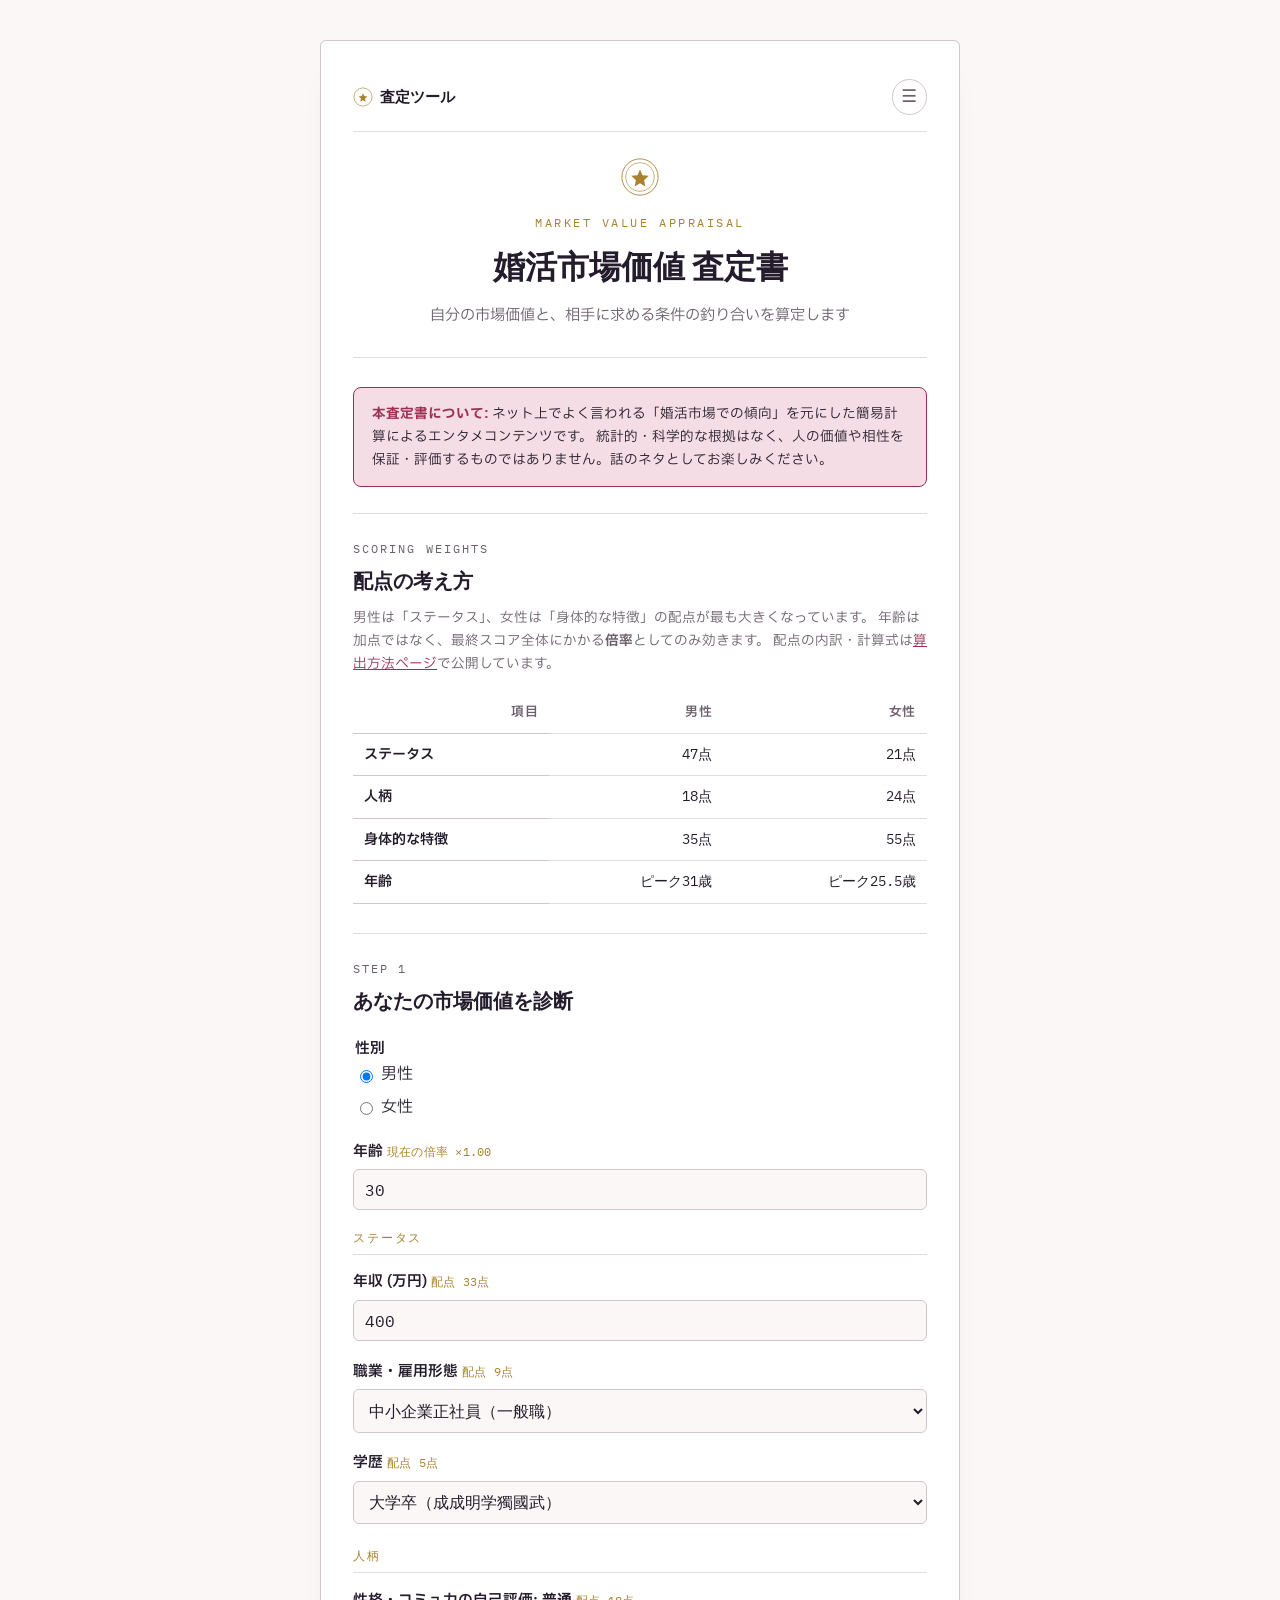
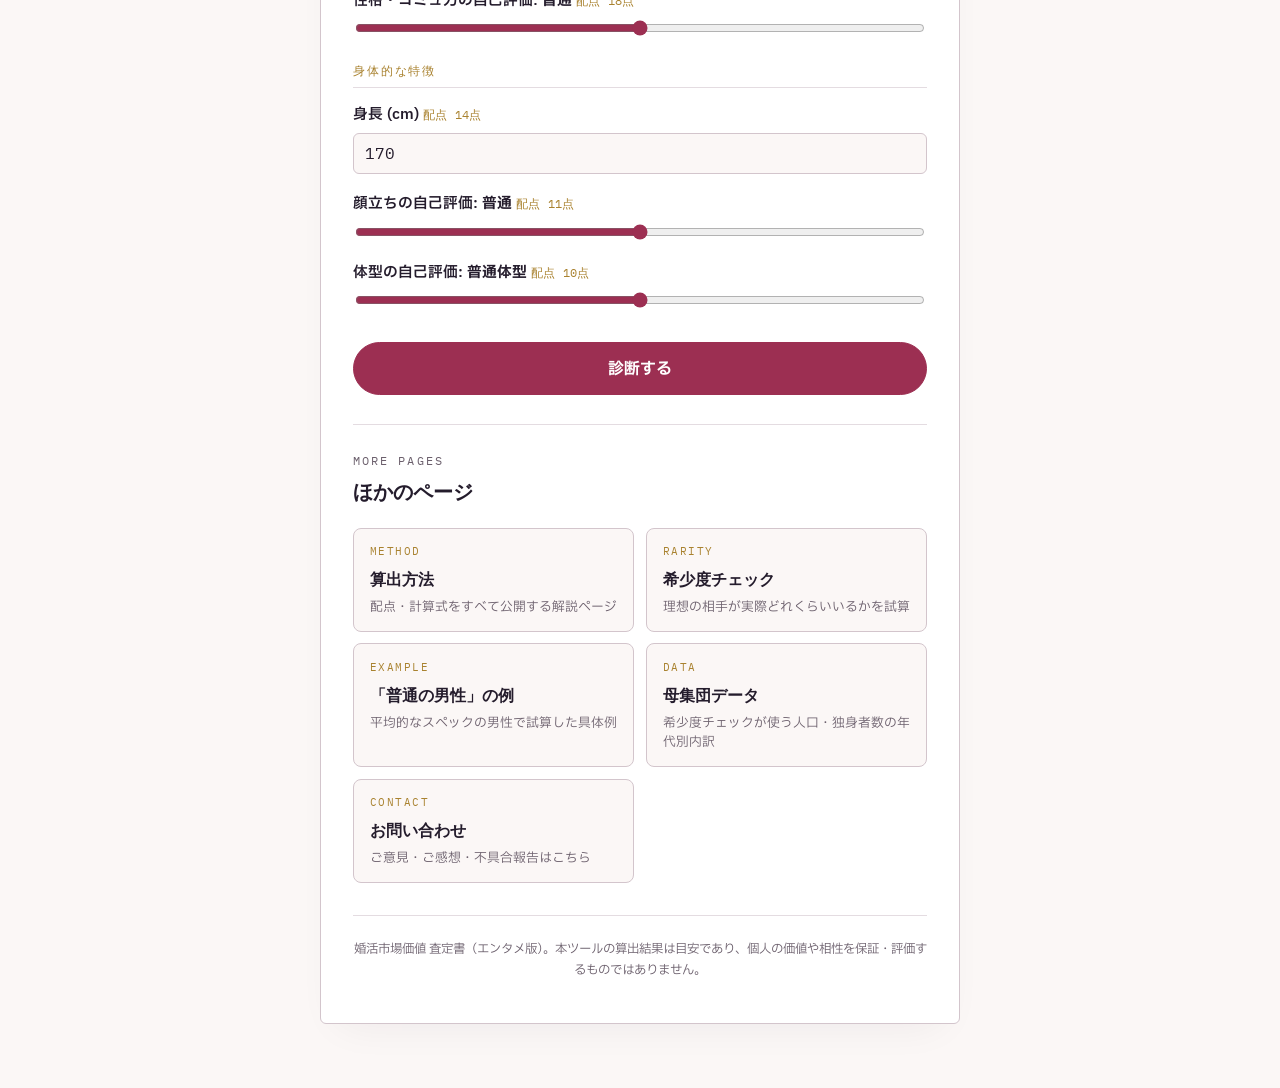
<file: index.html>
<!doctype html>
<html lang="ja">
<head>
<meta charset="utf-8">
<meta name="viewport" content="width=device-width, initial-scale=1">
<title>婚活市場価値 査定書</title>
<meta name="description" content="年齢・年収・身長・職業・外見・性格を入力するだけで、婚活市場での自分の市場価値スコア（0〜100点、SS〜Eランク）を診断。相手に求める条件との釣り合いも同時にチェックできる無料のエンタメ診断ツールです。">
<meta name="robots" content="index, follow">
<link rel="canonical" href="https://kakeru110.github.io/-/">
<link rel="icon" type="image/svg+xml" href="data:image/svg+xml,%3Csvg xmlns='http://www.w3.org/2000/svg' viewBox='0 0 64 64'%3E%3Ccircle cx='32' cy='32' r='29' fill='none' stroke='%23a9822f' stroke-width='2'/%3E%3Cpath d='M32 20 L36 29 L46 30 L38.5 37 L40.5 47 L32 42 L23.5 47 L25.5 37 L18 30 L28 29 Z' fill='%23a9822f'/%3E%3C/svg%3E">
<meta property="og:type" content="website">
<meta property="og:site_name" content="婚活市場価値 査定書">
<meta property="og:locale" content="ja_JP">
<meta property="og:title" content="婚活市場価値 査定書">
<meta property="og:description" content="年齢・年収・身長・職業・外見・性格を入力するだけで、婚活市場での自分の市場価値スコアを診断。相手に求める条件との釣り合いも同時にチェックできる無料のエンタメ診断ツールです。">
<meta property="og:url" content="https://kakeru110.github.io/-/">
<meta property="og:image" content="https://kakeru110.github.io/-/og-image.png">
<meta property="og:image:width" content="1200">
<meta property="og:image:height" content="630">
<meta name="twitter:card" content="summary_large_image">
<meta name="twitter:title" content="婚活市場価値 査定書">
<meta name="twitter:description" content="年齢・年収・身長・職業・外見・性格を入力するだけで、婚活市場での自分の市場価値スコアを診断できる無料のエンタメ診断ツールです。">
<meta name="twitter:image" content="https://kakeru110.github.io/-/og-image.png">
<link rel="preconnect" href="https://fonts.googleapis.com">
<link rel="preconnect" href="https://fonts.gstatic.com" crossorigin>
<link href="https://fonts.googleapis.com/css2?family=Fraunces:ital,opsz,wght@0,9..144,400;0,9..144,600;0,9..144,700;1,9..144,500&family=IBM+Plex+Sans+JP:wght@400;500;700&family=IBM+Plex+Mono:wght@400;500&display=swap" rel="stylesheet">
<link rel="stylesheet" href="style.css">
<script type="application/ld+json">
{
  "@context": "https://schema.org",
  "@type": "WebApplication",
  "name": "婚活市場価値 査定書",
  "url": "https://kakeru110.github.io/-/",
  "description": "年齢・年収・身長・職業・外見・性格から婚活市場での市場価値スコアを診断し、相手に求める条件との釣り合いをチェックする無料のエンタメ診断ツール。",
  "applicationCategory": "LifestyleApplication",
  "operatingSystem": "Any",
  "inLanguage": "ja",
  "offers": {
    "@type": "Offer",
    "price": "0",
    "priceCurrency": "JPY"
  }
}
</script>
</head>
<body>
<div class="sheet">

  <div class="topbar">
    <a class="topbar-logo" href="index.html">
      <svg viewBox="0 0 64 64" width="20" height="20" aria-hidden="true">
        <circle cx="32" cy="32" r="29" fill="none" stroke="currentColor" stroke-width="2"/>
        <path d="M32 20 L36 29 L46 30 L38.5 37 L40.5 47 L32 42 L23.5 47 L25.5 37 L18 30 L28 29 Z" fill="currentColor"/>
      </svg>
      査定ツール
    </a>
    <details class="topbar-menu">
      <summary aria-label="メニューを開く">☰</summary>
      <nav class="topbar-menu-panel">
        <a href="rarity.html">希少度チェック</a>
        <p class="topbar-menu-group-label">解説・データ</p>
        <a href="method.html">算出方法</a>
        <a href="example-normal-man.html">「普通の男性」の例</a>
        <a href="population.html">母集団データ</a>
        <hr class="topbar-menu-sep">
        <a href="contact.html">お問い合わせ</a>
      </nav>
    </details>
  </div>

  <header class="masthead">
    <div class="seal-mark" aria-hidden="true">
      <svg viewBox="0 0 64 64" width="40" height="40">
        <circle cx="32" cy="32" r="29" fill="none" stroke="currentColor" stroke-width="1.4"/>
        <circle cx="32" cy="32" r="23" fill="none" stroke="currentColor" stroke-width="1"/>
        <path d="M32 20 L36 29 L46 30 L38.5 37 L40.5 47 L32 42 L23.5 47 L25.5 37 L18 30 L28 29 Z" fill="currentColor"/>
      </svg>
    </div>
    <p class="masthead-eyebrow">MARKET VALUE APPRAISAL</p>
    <h1>婚活市場価値 査定書</h1>
    <p class="subtitle">自分の市場価値と、相手に求める条件の釣り合いを算定します</p>
  </header>

  <section class="disclaimer">
    <strong>本査定書について:</strong>
    ネット上でよく言われる「婚活市場での傾向」を元にした簡易計算によるエンタメコンテンツです。
    統計的・科学的な根拠はなく、人の価値や相性を保証・評価するものではありません。話のネタとしてお楽しみください。
  </section>

  <!-- 配点表: 男女で異なる重み付け（概要のみ。詳細は算出方法ページへ） -->
  <section class="card">
    <p class="eyebrow">SCORING WEIGHTS</p>
    <h2>配点の考え方</h2>
    <p class="hint">
      男性は「ステータス」、女性は「身体的な特徴」の配点が最も大きくなっています。
      年齢は加点ではなく、最終スコア全体にかかる<strong>倍率</strong>としてのみ効きます。
      配点の内訳・計算式は<a href="method.html">算出方法ページ</a>で公開しています。
    </p>
    <div class="weight-table-wrap">
      <table class="weight-table">
        <thead>
          <tr>
            <th scope="col">項目</th>
            <th scope="col">男性</th>
            <th scope="col">女性</th>
          </tr>
        </thead>
        <tbody>
          <tr><th scope="row">ステータス</th><td>47点</td><td>21点</td></tr>
          <tr><th scope="row">人柄</th><td>18点</td><td>24点</td></tr>
          <tr><th scope="row">身体的な特徴</th><td>35点</td><td>55点</td></tr>
          <tr><th scope="row">年齢</th><td>ピーク31歳</td><td>ピーク25.5歳</td></tr>
        </tbody>
      </table>
    </div>
  </section>

  <!-- STEP 1: 自分の市場価値診断 -->
  <section class="card">
    <p class="eyebrow">STEP 1</p>
    <h2>あなたの市場価値を診断</h2>
    <form id="self-form">
      <fieldset class="field">
        <legend>性別</legend>
        <label><input type="radio" name="self-gender" value="male" checked> 男性</label>
        <label><input type="radio" name="self-gender" value="female"> 女性</label>
      </fieldset>

      <label class="field">
        <span>年齢 <span class="field-weight" id="self-age-weight"></span></span>
        <input type="number" id="self-age" min="18" max="90" value="30" required>
      </label>

      <div class="field-group">
        <p class="field-group-label">ステータス</p>

        <label class="field">
          <span>年収 (万円) <span class="field-weight" id="self-income-weight"></span></span>
          <input type="number" id="self-income" min="0" max="100000" step="10" value="400" required>
        </label>

        <label class="field" id="self-job-row">
          <span>職業・雇用形態 <span class="field-weight" id="self-job-weight"></span></span>
          <select id="self-job">
            <option value="student">学生・無職・その他</option>
            <option value="nonregular">契約・派遣・非正規</option>
            <option value="freelance">自営業・フリーランス</option>
            <option value="sme" selected>中小企業正社員（一般職）</option>
            <option value="corporate">大手・中堅企業（総合職）</option>
            <option value="public">公務員・教員</option>
            <option value="specialist">医師・士業（弁護士・会計士等）</option>
          </select>
        </label>

        <label class="field" id="self-education-row">
          <span>学歴 <span class="field-weight" id="self-education-weight"></span></span>
          <select id="self-education">
            <option value="middle">中卒・高校中退</option>
            <option value="highschool">高校卒</option>
            <option value="vocational">専門学校・短大卒</option>
            <option value="university_low">大学卒（日東駒専未満）</option>
            <option value="university_nittokomasen">大学卒（日東駒専）</option>
            <option value="university_seimarch" selected>大学卒（成成明学獨國武）</option>
            <option value="university_march">大学卒（MARCH・関関同立）</option>
            <option value="university_top">大学卒（早慶・旧帝大等の最難関）・大学院卒</option>
          </select>
        </label>
      </div>

      <div class="field-group">
        <p class="field-group-label">人柄</p>

        <label class="field">
          <span>性格・コミュ力の自己評価: <b id="self-personality-value"></b> <span class="field-weight" id="self-personality-weight"></span></span>
          <input type="range" id="self-personality" min="1" max="7" value="4">
        </label>
      </div>

      <div class="field-group">
        <p class="field-group-label">身体的な特徴</p>

        <label class="field">
          <span>身長 (cm) <span class="field-weight" id="self-height-weight"></span></span>
          <input type="number" id="self-height" min="130" max="220" value="170" required>
        </label>

        <label class="field">
          <span>顔立ちの自己評価: <b id="self-appearance-value"></b> <span class="field-weight" id="self-appearance-weight"></span></span>
          <input type="range" id="self-appearance" min="1" max="7" value="4">
        </label>

        <label class="field">
          <span>体型の自己評価: <b id="self-body-value"></b> <span class="field-weight" id="self-body-weight"></span></span>
          <input type="range" id="self-body" min="1" max="7" value="4">
        </label>
      </div>

      <button type="submit" class="btn-primary">診断する</button>
    </form>
  </section>

  <section class="card result-card" id="self-result" hidden>
    <p class="eyebrow">RESULT</p>
    <h2>あなたの市場価値スコア</h2>
    <div class="score-headline">
      <div class="score-figure">
        <span class="score-number" id="self-score-value">-</span>
        <span class="score-suffix">/ 100点</span>
      </div>
      <div class="rank-seal">
        <span class="rank-badge" id="self-rank-label">-</span>
        <span class="rank-seal-label">RANK</span>
      </div>
    </div>
    <p class="rank-desc" id="self-rank-desc"></p>
    <p class="hensachi-note" id="self-hensachi-note"></p>
    <div class="breakdown" id="self-breakdown"></div>
    <p class="multiplier-note" id="self-multiplier-note"></p>
  </section>

  <!-- 自分のスコアに見合う相手条件の目安 -->
  <section class="card result-card" id="suggestion-result" hidden>
    <p class="eyebrow">APPRAISED MATCH</p>
    <h2>スコア（<span id="suggestion-score">-</span>点）に見合う相手条件の目安</h2>
    <p class="hint">同じくらいの「市場価値の釣り合い」になりやすい、一般的な相手条件の目安です。</p>
    <div id="suggestion-list"></div>
  </section>

  <!-- STEP 2: 相手に求める条件 -->
  <section class="card" id="partner-section" hidden>
    <p class="eyebrow">STEP 2</p>
    <h2>相手に求める条件を入力</h2>
    <p class="hint">例えば「年収5000万円以上を希望」なら、年収欄に5000と入力してください。</p>
    <form id="partner-form">
      <fieldset class="field">
        <legend>相手の性別</legend>
        <label><input type="radio" name="partner-gender" value="male"> 男性</label>
        <label><input type="radio" name="partner-gender" value="female" checked> 女性</label>
      </fieldset>

      <label class="field">
        <span>希望する年齢 <span class="field-weight" id="partner-age-weight"></span></span>
        <input type="number" id="partner-age" min="18" max="90" value="30" required>
      </label>

      <div class="field-group">
        <p class="field-group-label">ステータス</p>

        <label class="field">
          <span>希望する年収 (万円・最低ライン) <span class="field-weight" id="partner-income-weight"></span></span>
          <input type="number" id="partner-income" min="0" max="100000" step="10" value="400" required>
        </label>

        <label class="field" id="partner-job-row">
          <span>希望する職業・雇用形態 <span class="field-weight" id="partner-job-weight"></span></span>
          <select id="partner-job">
            <option value="student">学生・無職・その他</option>
            <option value="nonregular">契約・派遣・非正規（事務・販売等）</option>
            <option value="sme" selected>中小企業正社員（一般事務等）</option>
            <option value="corporate">大手企業総合職・公務員・教員</option>
            <option value="specialist">看護師・薬剤師などの専門職</option>
            <option value="glamour">客室乗務員（CA）・アナウンサー・医師/士業</option>
          </select>
        </label>

        <label class="field" id="partner-education-row">
          <span>希望する学歴 <span class="field-weight" id="partner-education-weight"></span></span>
          <select id="partner-education">
            <option value="middle">中卒・高校中退</option>
            <option value="highschool">高校卒</option>
            <option value="vocational">専門学校・短大卒</option>
            <option value="university_low">大学卒（日東駒専未満）</option>
            <option value="university_nittokomasen">大学卒（日東駒専）</option>
            <option value="university_seimarch" selected>大学卒（成成明学獨國武）</option>
            <option value="university_march">大学卒（MARCH・関関同立）</option>
            <option value="university_top">大学卒（早慶・旧帝大等の最難関）・大学院卒</option>
          </select>
        </label>
      </div>

      <div class="field-group">
        <p class="field-group-label">人柄</p>

        <label class="field">
          <span>希望する性格レベル: <b id="partner-personality-value"></b> <span class="field-weight" id="partner-personality-weight"></span></span>
          <input type="range" id="partner-personality" min="1" max="7" value="4">
        </label>
      </div>

      <div class="field-group">
        <p class="field-group-label">身体的な特徴</p>

        <label class="field">
          <span>希望する身長 (cm) <span class="field-weight" id="partner-height-weight"></span></span>
          <input type="number" id="partner-height" min="130" max="220" value="170" required>
        </label>

        <label class="field">
          <span>希望する顔立ちレベル: <b id="partner-appearance-value"></b> <span class="field-weight" id="partner-appearance-weight"></span></span>
          <input type="range" id="partner-appearance" min="1" max="7" value="4">
        </label>

        <label class="field">
          <span>希望する体型レベル: <b id="partner-body-value"></b> <span class="field-weight" id="partner-body-weight"></span></span>
          <input type="range" id="partner-body" min="1" max="7" value="4">
        </label>
      </div>

      <button type="submit" class="btn-primary">釣り合いをチェック</button>
    </form>
  </section>

  <section class="card result-card" id="partner-result" hidden>
    <p class="eyebrow">RESULT</p>
    <h2>求める条件のスコア</h2>
    <div class="score-headline">
      <div class="score-figure">
        <span class="score-number" id="partner-score-value">-</span>
        <span class="score-suffix">/ 100点</span>
      </div>
      <div class="rank-seal">
        <span class="rank-badge" id="partner-rank-label">-</span>
        <span class="rank-seal-label">RANK</span>
      </div>
    </div>
    <p class="rank-desc" id="partner-rank-desc"></p>
    <p class="hensachi-note" id="partner-hensachi-note"></p>
    <div class="breakdown" id="partner-breakdown"></div>
    <p class="multiplier-note" id="partner-multiplier-note"></p>

    <div class="verdict" id="verdict-box"></div>
  </section>

  <section class="card">
    <p class="eyebrow">MORE PAGES</p>
    <h2>ほかのページ</h2>
    <div class="link-cards">
      <a class="link-card" href="method.html">
        <span class="link-card-eyebrow">METHOD</span>
        <span class="link-card-title">算出方法</span>
        <span class="link-card-desc">配点・計算式をすべて公開する解説ページ</span>
      </a>
      <a class="link-card" href="rarity.html">
        <span class="link-card-eyebrow">RARITY</span>
        <span class="link-card-title">希少度チェック</span>
        <span class="link-card-desc">理想の相手が実際どれくらいいるかを試算</span>
      </a>
      <a class="link-card" href="example-normal-man.html">
        <span class="link-card-eyebrow">EXAMPLE</span>
        <span class="link-card-title">「普通の男性」の例</span>
        <span class="link-card-desc">平均的なスペックの男性で試算した具体例</span>
      </a>
      <a class="link-card" href="population.html">
        <span class="link-card-eyebrow">DATA</span>
        <span class="link-card-title">母集団データ</span>
        <span class="link-card-desc">希少度チェックが使う人口・独身者数の年代別内訳</span>
      </a>
      <a class="link-card" href="contact.html">
        <span class="link-card-eyebrow">CONTACT</span>
        <span class="link-card-title">お問い合わせ</span>
        <span class="link-card-desc">ご意見・ご感想・不具合報告はこちら</span>
      </a>
    </div>
  </section>

  <footer class="page-footer">
    <p>婚活市場価値 査定書（エンタメ版）。本ツールの算出結果は目安であり、個人の価値や相性を保証・評価するものではありません。</p>
  </footer>

</div>
<script src="nav.js" defer></script>
<script src="app.js"></script>
</body>
</html>
</file>
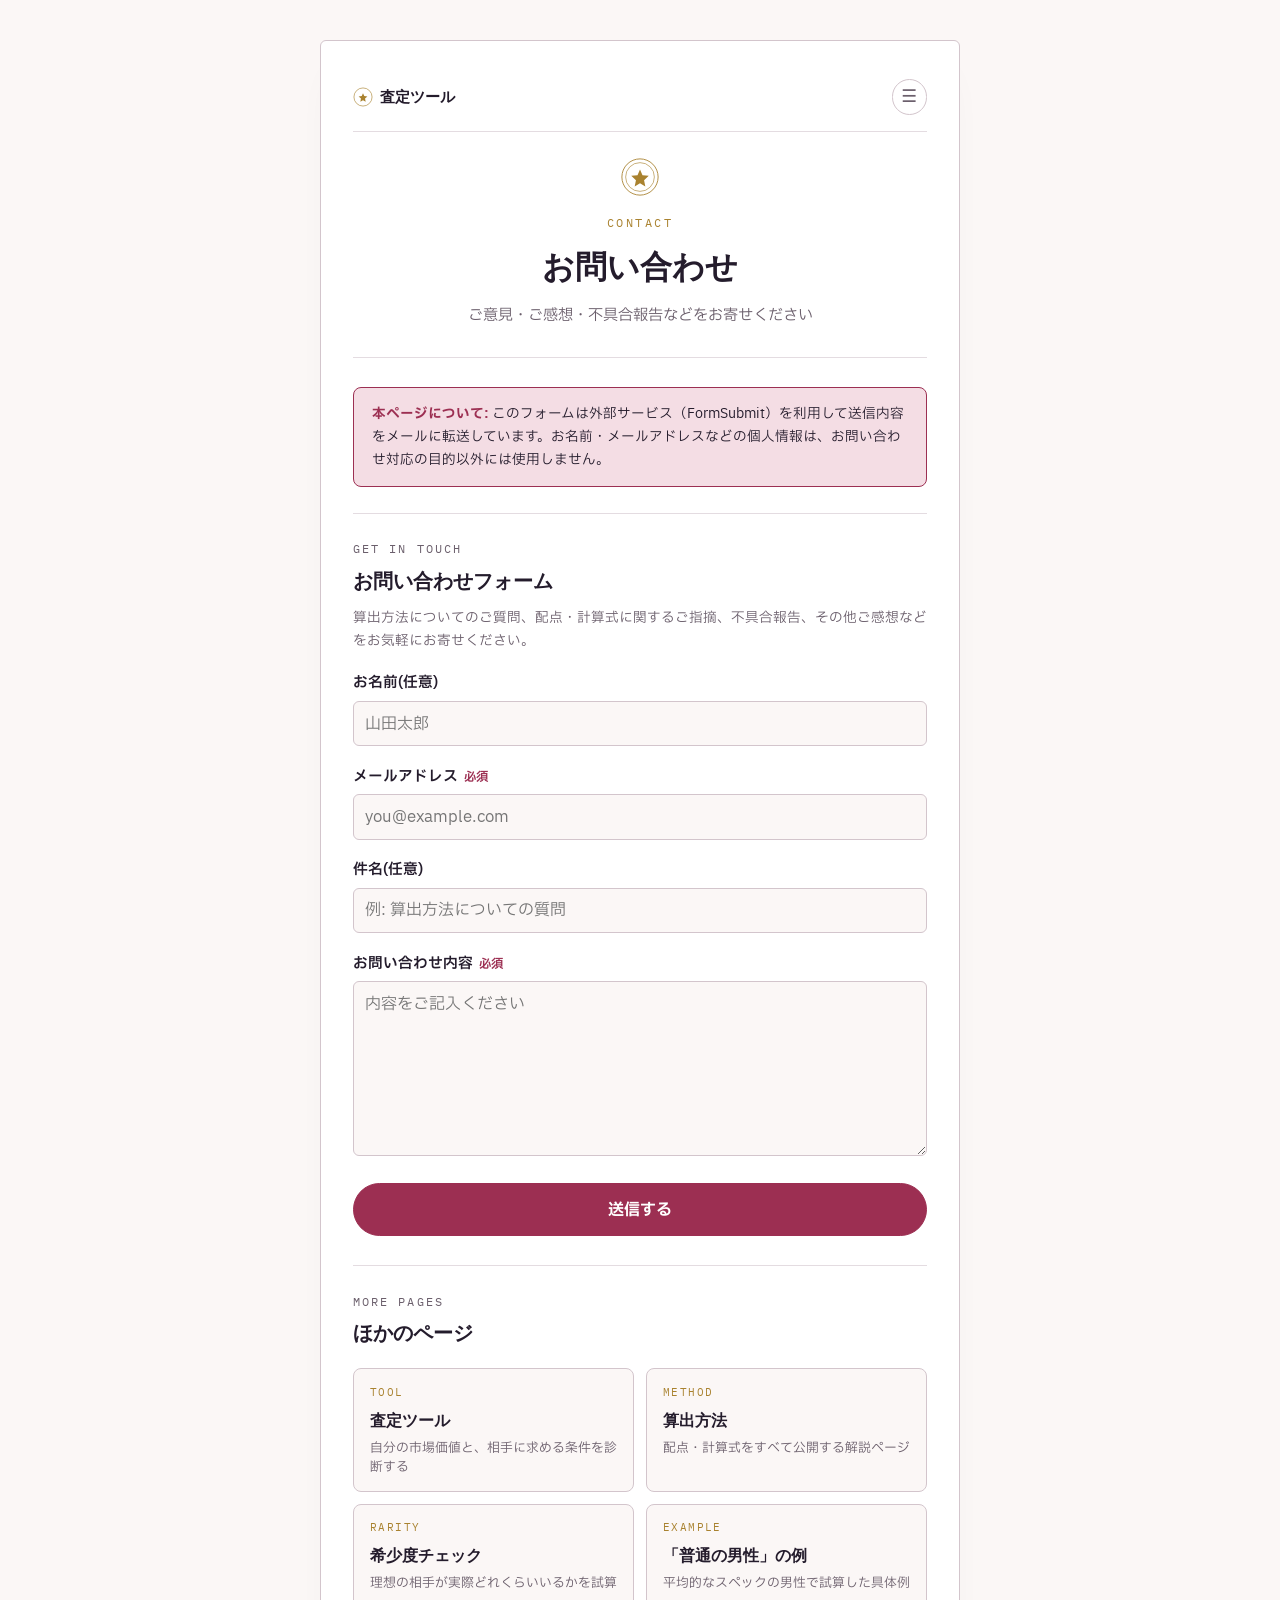
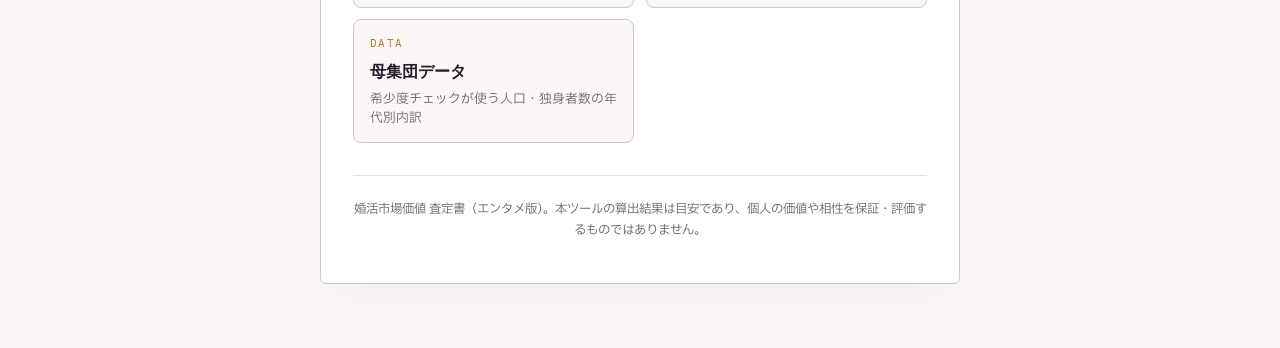
<file: contact.html>
<!doctype html>
<html lang="ja">
<head>
<meta charset="utf-8">
<meta name="viewport" content="width=device-width, initial-scale=1">
<title>お問い合わせ — 婚活市場価値 査定書</title>
<meta name="description" content="婚活市場価値 査定書についてのご質問・ご感想・不具合報告はこちらのフォームからお気軽にお寄せください。">
<meta name="robots" content="index, follow">
<link rel="canonical" href="https://kakeru110.github.io/-/contact.html">
<link rel="icon" type="image/svg+xml" href="data:image/svg+xml,%3Csvg xmlns='http://www.w3.org/2000/svg' viewBox='0 0 64 64'%3E%3Ccircle cx='32' cy='32' r='29' fill='none' stroke='%23a9822f' stroke-width='2'/%3E%3Cpath d='M32 20 L36 29 L46 30 L38.5 37 L40.5 47 L32 42 L23.5 47 L25.5 37 L18 30 L28 29 Z' fill='%23a9822f'/%3E%3C/svg%3E">
<meta property="og:type" content="website">
<meta property="og:site_name" content="婚活市場価値 査定書">
<meta property="og:locale" content="ja_JP">
<meta property="og:title" content="お問い合わせ — 婚活市場価値 査定書">
<meta property="og:description" content="婚活市場価値 査定書についてのご質問・ご感想・不具合報告はこちらのフォームからお気軽にお寄せください。">
<meta property="og:url" content="https://kakeru110.github.io/-/contact.html">
<meta property="og:image" content="https://kakeru110.github.io/-/og-image.png">
<meta property="og:image:width" content="1200">
<meta property="og:image:height" content="630">
<meta name="twitter:card" content="summary_large_image">
<meta name="twitter:title" content="お問い合わせ — 婚活市場価値 査定書">
<meta name="twitter:description" content="ご質問・ご感想・不具合報告はこちらのフォームからお気軽にお寄せください。">
<meta name="twitter:image" content="https://kakeru110.github.io/-/og-image.png">
<link rel="preconnect" href="https://fonts.googleapis.com">
<link rel="preconnect" href="https://fonts.gstatic.com" crossorigin>
<link href="https://fonts.googleapis.com/css2?family=Fraunces:ital,opsz,wght@0,9..144,400;0,9..144,600;0,9..144,700;1,9..144,500&family=IBM+Plex+Sans+JP:wght@400;500;700&family=IBM+Plex+Mono:wght@400;500&display=swap" rel="stylesheet">
<link rel="stylesheet" href="style.css">
<script type="application/ld+json">
{
  "@context": "https://schema.org",
  "@type": "BreadcrumbList",
  "itemListElement": [
    { "@type": "ListItem", "position": 1, "name": "査定ツール", "item": "https://kakeru110.github.io/-/" },
    { "@type": "ListItem", "position": 2, "name": "お問い合わせ", "item": "https://kakeru110.github.io/-/contact.html" }
  ]
}
</script>
</head>
<body>
<div class="sheet">

  <div class="topbar">
    <a class="topbar-logo" href="index.html">
      <svg viewBox="0 0 64 64" width="20" height="20" aria-hidden="true">
        <circle cx="32" cy="32" r="29" fill="none" stroke="currentColor" stroke-width="2"/>
        <path d="M32 20 L36 29 L46 30 L38.5 37 L40.5 47 L32 42 L23.5 47 L25.5 37 L18 30 L28 29 Z" fill="currentColor"/>
      </svg>
      査定ツール
    </a>
    <details class="topbar-menu">
      <summary aria-label="メニューを開く">☰</summary>
      <nav class="topbar-menu-panel">
        <a href="rarity.html">希少度チェック</a>
        <p class="topbar-menu-group-label">解説・データ</p>
        <a href="method.html">算出方法</a>
        <a href="example-normal-man.html">「普通の男性」の例</a>
        <a href="population.html">母集団データ</a>
        <hr class="topbar-menu-sep">
        <a href="contact.html" class="current">お問い合わせ</a>
      </nav>
    </details>
  </div>

  <header class="masthead">
    <div class="seal-mark" aria-hidden="true">
      <svg viewBox="0 0 64 64" width="40" height="40">
        <circle cx="32" cy="32" r="29" fill="none" stroke="currentColor" stroke-width="1.4"/>
        <circle cx="32" cy="32" r="23" fill="none" stroke="currentColor" stroke-width="1"/>
        <path d="M32 20 L36 29 L46 30 L38.5 37 L40.5 47 L32 42 L23.5 47 L25.5 37 L18 30 L28 29 Z" fill="currentColor"/>
      </svg>
    </div>
    <p class="masthead-eyebrow">CONTACT</p>
    <h1>お問い合わせ</h1>
    <p class="subtitle">ご意見・ご感想・不具合報告などをお寄せください</p>
  </header>

  <section class="disclaimer">
    <strong>本ページについて:</strong>
    このフォームは外部サービス（FormSubmit）を利用して送信内容をメールに転送しています。お名前・メールアドレスなどの個人情報は、お問い合わせ対応の目的以外には使用しません。
  </section>

  <section class="card">
    <p class="eyebrow">GET IN TOUCH</p>
    <h2>お問い合わせフォーム</h2>
    <p class="hint">
      算出方法についてのご質問、配点・計算式に関するご指摘、不具合報告、その他ご感想などをお気軽にお寄せください。
    </p>

    <div id="contactSent" class="contact-sent" hidden>
      ✅ 送信しました。ありがとうございます。
    </div>

    <form class="contact-form" action="https://formsubmit.co/kakeru.senoo@gmail.com" method="POST">
      <input type="hidden" name="_subject" value="【婚活市場価値 査定書】お問い合わせ">
      <input type="hidden" name="_template" value="table">
      <input type="hidden" name="_captcha" value="true">
      <input type="hidden" name="_next" value="https://kakeru110.github.io/-/contact.html?sent=1">
      <input type="text" name="_honey" style="display:none" tabindex="-1" autocomplete="off">

      <label class="field">
        <span>お名前(任意)</span>
        <input type="text" name="name" placeholder="山田太郎" autocomplete="name">
      </label>

      <label class="field">
        <span>メールアドレス<span class="field-required">必須</span></span>
        <input type="email" name="email" placeholder="you@example.com" required autocomplete="email">
      </label>

      <label class="field">
        <span>件名(任意)</span>
        <input type="text" name="subject" placeholder="例: 算出方法についての質問">
      </label>

      <label class="field">
        <span>お問い合わせ内容<span class="field-required">必須</span></span>
        <textarea name="message" rows="6" placeholder="内容をご記入ください" required></textarea>
      </label>

      <button type="submit" class="btn-primary">送信する</button>
    </form>
  </section>

  <section class="card">
    <p class="eyebrow">MORE PAGES</p>
    <h2>ほかのページ</h2>
    <div class="link-cards">
      <a class="link-card" href="index.html">
        <span class="link-card-eyebrow">TOOL</span>
        <span class="link-card-title">査定ツール</span>
        <span class="link-card-desc">自分の市場価値と、相手に求める条件を診断する</span>
      </a>
      <a class="link-card" href="method.html">
        <span class="link-card-eyebrow">METHOD</span>
        <span class="link-card-title">算出方法</span>
        <span class="link-card-desc">配点・計算式をすべて公開する解説ページ</span>
      </a>
      <a class="link-card" href="rarity.html">
        <span class="link-card-eyebrow">RARITY</span>
        <span class="link-card-title">希少度チェック</span>
        <span class="link-card-desc">理想の相手が実際どれくらいいるかを試算</span>
      </a>
      <a class="link-card" href="example-normal-man.html">
        <span class="link-card-eyebrow">EXAMPLE</span>
        <span class="link-card-title">「普通の男性」の例</span>
        <span class="link-card-desc">平均的なスペックの男性で試算した具体例</span>
      </a>
      <a class="link-card" href="population.html">
        <span class="link-card-eyebrow">DATA</span>
        <span class="link-card-title">母集団データ</span>
        <span class="link-card-desc">希少度チェックが使う人口・独身者数の年代別内訳</span>
      </a>
    </div>
  </section>

  <footer class="page-footer">
    <p>婚活市場価値 査定書（エンタメ版）。本ツールの算出結果は目安であり、個人の価値や相性を保証・評価するものではありません。</p>
  </footer>

</div>
<script src="nav.js" defer></script>
<script>
  if (new URLSearchParams(location.search).get('sent') === '1') {
    document.getElementById('contactSent').hidden = false;
  }
</script>
</body>
</html>
</file>
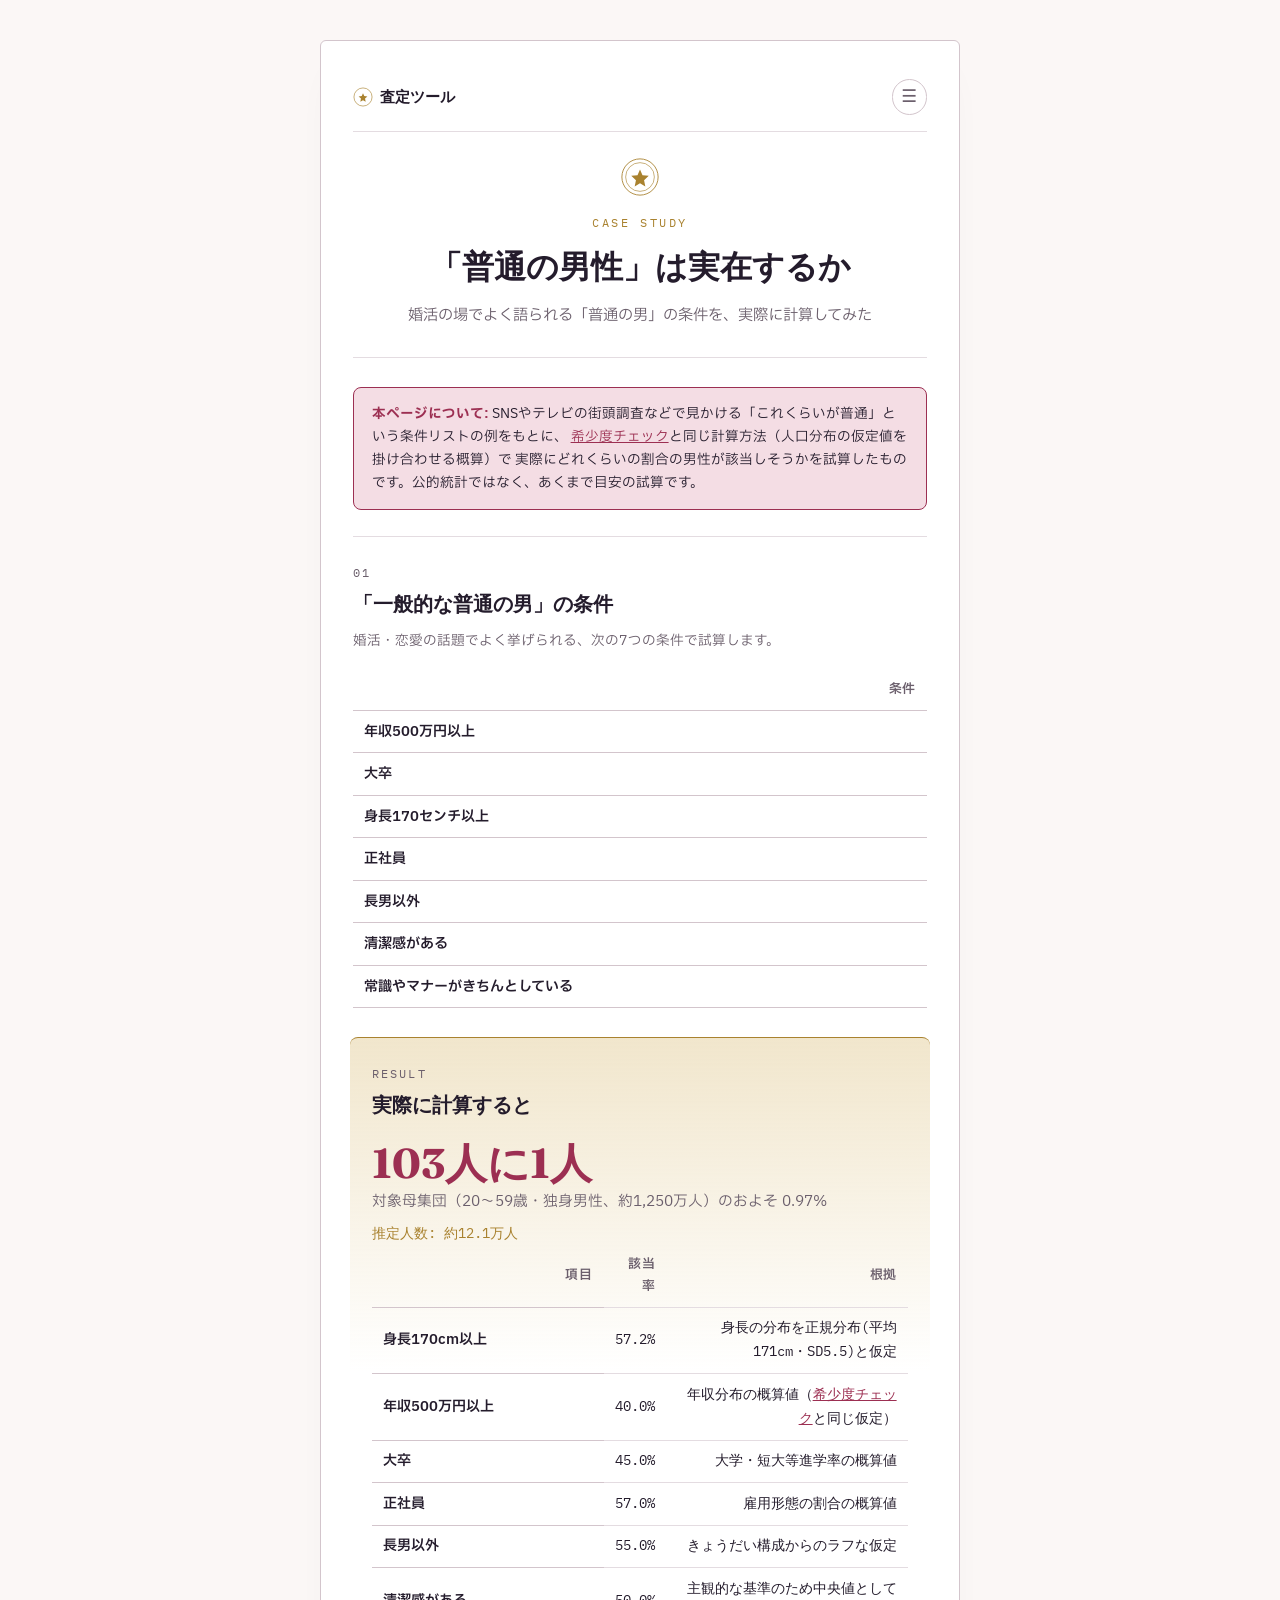
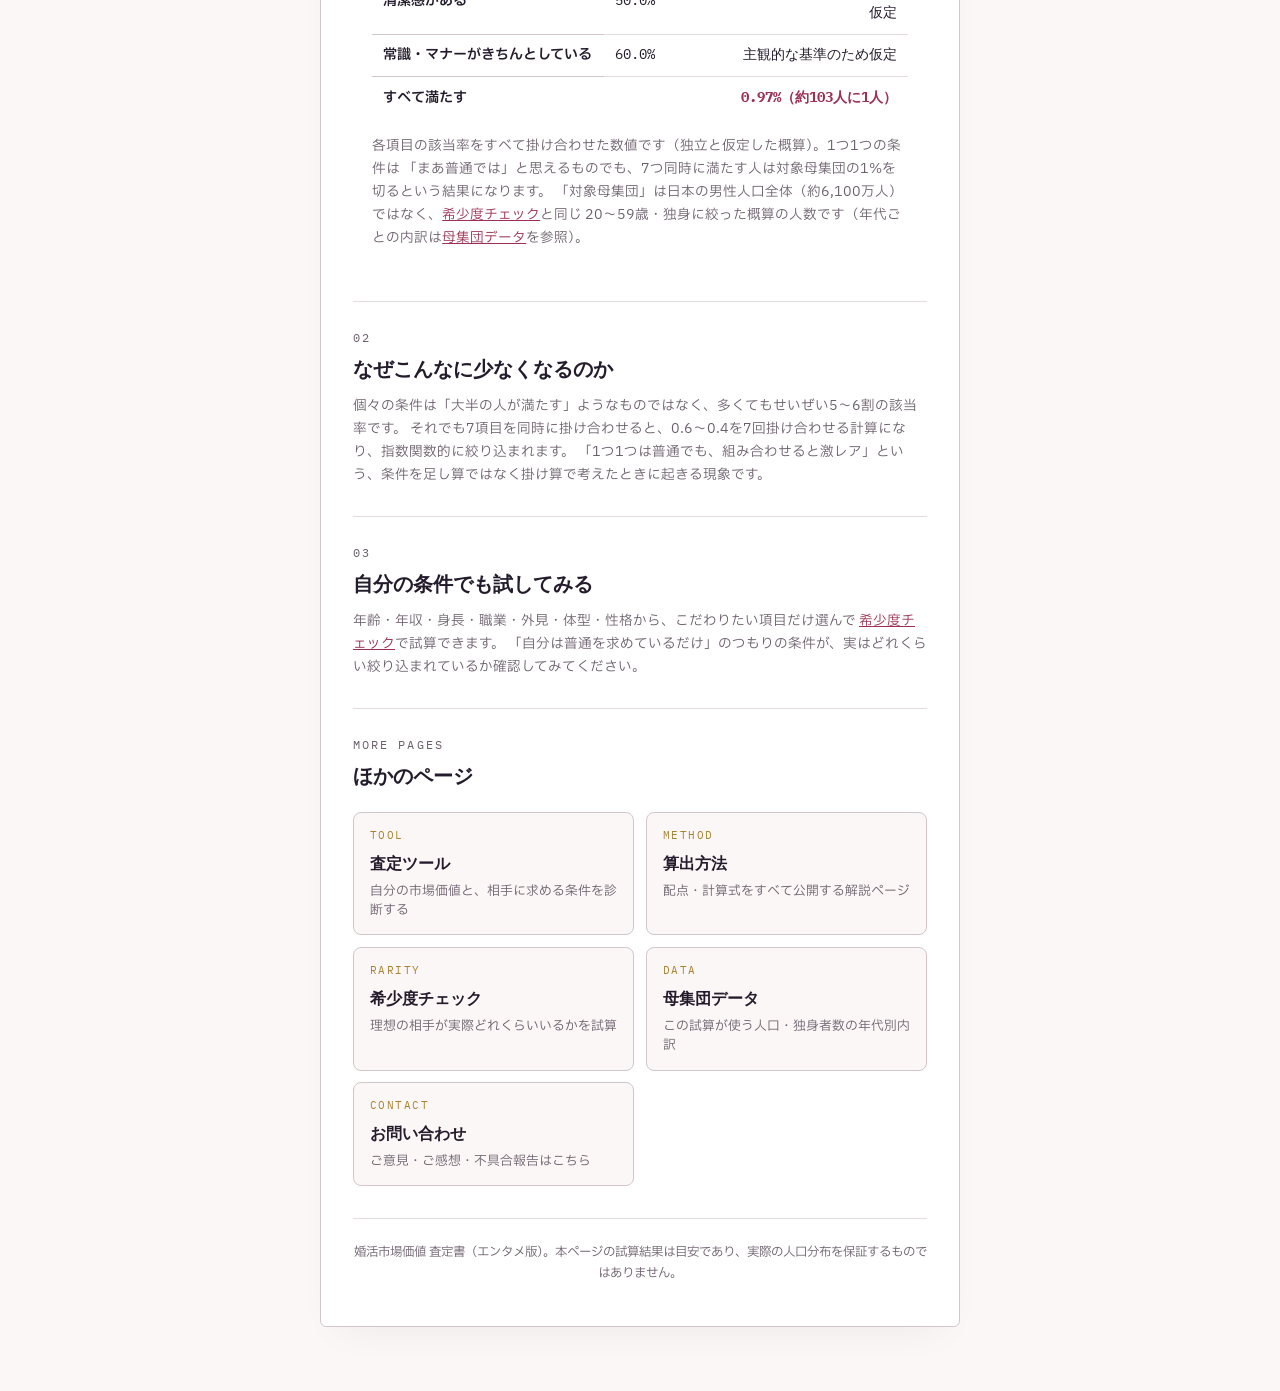
<file: example-normal-man.html>
<!doctype html>
<html lang="ja">
<head>
<meta charset="utf-8">
<meta name="viewport" content="width=device-width, initial-scale=1">
<title>「普通の男性」は実在するか — 婚活市場価値 査定書</title>
<meta name="description" content="婚活でよく言われる「普通の男性の条件」を実際に計算してみたら、該当者は何人に1人になるのか？条件を1つずつ掛け合わせて試算した具体例を紹介します。">
<meta name="robots" content="index, follow">
<link rel="canonical" href="https://kakeru110.github.io/-/example-normal-man.html">
<link rel="icon" type="image/svg+xml" href="data:image/svg+xml,%3Csvg xmlns='http://www.w3.org/2000/svg' viewBox='0 0 64 64'%3E%3Ccircle cx='32' cy='32' r='29' fill='none' stroke='%23a9822f' stroke-width='2'/%3E%3Cpath d='M32 20 L36 29 L46 30 L38.5 37 L40.5 47 L32 42 L23.5 47 L25.5 37 L18 30 L28 29 Z' fill='%23a9822f'/%3E%3C/svg%3E">
<meta property="og:type" content="website">
<meta property="og:site_name" content="婚活市場価値 査定書">
<meta property="og:locale" content="ja_JP">
<meta property="og:title" content="「普通の男性」は実在するか — 婚活市場価値 査定書">
<meta property="og:description" content="婚活でよく言われる「普通の男性の条件」を実際に計算してみたら、該当者は何人に1人になるのか？条件を1つずつ掛け合わせて試算した具体例を紹介します。">
<meta property="og:url" content="https://kakeru110.github.io/-/example-normal-man.html">
<meta property="og:image" content="https://kakeru110.github.io/-/og-image.png">
<meta property="og:image:width" content="1200">
<meta property="og:image:height" content="630">
<meta name="twitter:card" content="summary_large_image">
<meta name="twitter:title" content="「普通の男性」は実在するか — 婚活市場価値 査定書">
<meta name="twitter:description" content="「普通の男性の条件」を実際に計算してみたら、該当者は何人に1人になるのか？を試算した具体例。">
<meta name="twitter:image" content="https://kakeru110.github.io/-/og-image.png">
<link rel="preconnect" href="https://fonts.googleapis.com">
<link rel="preconnect" href="https://fonts.gstatic.com" crossorigin>
<link href="https://fonts.googleapis.com/css2?family=Fraunces:ital,opsz,wght@0,9..144,400;0,9..144,600;0,9..144,700;1,9..144,500&family=IBM+Plex+Sans+JP:wght@400;500;700&family=IBM+Plex+Mono:wght@400;500&display=swap" rel="stylesheet">
<link rel="stylesheet" href="style.css">
<script type="application/ld+json">
{
  "@context": "https://schema.org",
  "@type": "BreadcrumbList",
  "itemListElement": [
    { "@type": "ListItem", "position": 1, "name": "査定ツール", "item": "https://kakeru110.github.io/-/" },
    { "@type": "ListItem", "position": 2, "name": "「普通の男性」の例", "item": "https://kakeru110.github.io/-/example-normal-man.html" }
  ]
}
</script>
</head>
<body>
<div class="sheet">

  <div class="topbar">
    <a class="topbar-logo" href="index.html">
      <svg viewBox="0 0 64 64" width="20" height="20" aria-hidden="true">
        <circle cx="32" cy="32" r="29" fill="none" stroke="currentColor" stroke-width="2"/>
        <path d="M32 20 L36 29 L46 30 L38.5 37 L40.5 47 L32 42 L23.5 47 L25.5 37 L18 30 L28 29 Z" fill="currentColor"/>
      </svg>
      査定ツール
    </a>
    <details class="topbar-menu">
      <summary aria-label="メニューを開く">☰</summary>
      <nav class="topbar-menu-panel">
        <a href="rarity.html">希少度チェック</a>
        <p class="topbar-menu-group-label">解説・データ</p>
        <a href="method.html">算出方法</a>
        <a href="example-normal-man.html" class="current">「普通の男性」の例</a>
        <a href="population.html">母集団データ</a>
        <hr class="topbar-menu-sep">
        <a href="contact.html">お問い合わせ</a>
      </nav>
    </details>
  </div>

  <header class="masthead">
    <div class="seal-mark" aria-hidden="true">
      <svg viewBox="0 0 64 64" width="40" height="40">
        <circle cx="32" cy="32" r="29" fill="none" stroke="currentColor" stroke-width="1.4"/>
        <circle cx="32" cy="32" r="23" fill="none" stroke="currentColor" stroke-width="1"/>
        <path d="M32 20 L36 29 L46 30 L38.5 37 L40.5 47 L32 42 L23.5 47 L25.5 37 L18 30 L28 29 Z" fill="currentColor"/>
      </svg>
    </div>
    <p class="masthead-eyebrow">CASE STUDY</p>
    <h1>「普通の男性」は実在するか</h1>
    <p class="subtitle">婚活の場でよく語られる「普通の男」の条件を、実際に計算してみた</p>
  </header>

  <section class="disclaimer">
    <strong>本ページについて:</strong>
    SNSやテレビの街頭調査などで見かける「これくらいが普通」という条件リストの例をもとに、
    <a href="rarity.html">希少度チェック</a>と同じ計算方法（人口分布の仮定値を掛け合わせる概算）で
    実際にどれくらいの割合の男性が該当しそうかを試算したものです。公的統計ではなく、あくまで目安の試算です。
  </section>

  <section class="card">
    <p class="eyebrow">01</p>
    <h2>「一般的な普通の男」の条件</h2>
    <p class="hint">婚活・恋愛の話題でよく挙げられる、次の7つの条件で試算します。</p>
    <div class="weight-table-wrap">
      <table class="weight-table">
        <thead><tr><th scope="col">条件</th></tr></thead>
        <tbody>
          <tr><th scope="row">年収500万円以上</th></tr>
          <tr><th scope="row">大卒</th></tr>
          <tr><th scope="row">身長170センチ以上</th></tr>
          <tr><th scope="row">正社員</th></tr>
          <tr><th scope="row">長男以外</th></tr>
          <tr><th scope="row">清潔感がある</th></tr>
          <tr><th scope="row">常識やマナーがきちんとしている</th></tr>
        </tbody>
      </table>
    </div>
  </section>

  <section class="card result-card">
    <p class="eyebrow">RESULT</p>
    <h2>実際に計算すると</h2>
    <div class="rarity-headline">
      <span class="rarity-count">103人に1人</span>
      <span class="rarity-sub">対象母集団（20〜59歳・独身男性、約1,250万人）のおよそ 0.97%</span>
    </div>
    <p class="rarity-odds">推定人数: 約12.1万人</p>

    <div class="weight-table-wrap">
      <table class="weight-table">
        <thead>
          <tr><th scope="col">項目</th><th scope="col">該当率</th><th scope="col">根拠</th></tr>
        </thead>
        <tbody>
          <tr><th scope="row">身長170cm以上</th><td>57.2%</td><td>身長の分布を正規分布(平均171cm・SD5.5)と仮定</td></tr>
          <tr><th scope="row">年収500万円以上</th><td>40.0%</td><td>年収分布の概算値（<a href="rarity.html">希少度チェック</a>と同じ仮定）</td></tr>
          <tr><th scope="row">大卒</th><td>45.0%</td><td>大学・短大等進学率の概算値</td></tr>
          <tr><th scope="row">正社員</th><td>57.0%</td><td>雇用形態の割合の概算値</td></tr>
          <tr><th scope="row">長男以外</th><td>55.0%</td><td>きょうだい構成からのラフな仮定</td></tr>
          <tr><th scope="row">清潔感がある</th><td>50.0%</td><td>主観的な基準のため中央値として仮定</td></tr>
          <tr><th scope="row">常識・マナーがきちんとしている</th><td>60.0%</td><td>主観的な基準のため仮定</td></tr>
        </tbody>
        <tfoot>
          <tr><th scope="row">すべて満たす</th><td colspan="2">0.97%（約103人に1人）</td></tr>
        </tfoot>
      </table>
    </div>
    <p class="hint" style="margin-top:1rem;margin-bottom:0;">
      各項目の該当率をすべて掛け合わせた数値です（独立と仮定した概算）。1つ1つの条件は
      「まあ普通では」と思えるものでも、7つ同時に満たす人は対象母集団の1%を切るという結果になります。
      「対象母集団」は日本の男性人口全体（約6,100万人）ではなく、<a href="rarity.html">希少度チェック</a>と同じ
      20〜59歳・独身に絞った概算の人数です（年代ごとの内訳は<a href="population.html">母集団データ</a>を参照）。
    </p>
  </section>

  <section class="card">
    <p class="eyebrow">02</p>
    <h2>なぜこんなに少なくなるのか</h2>
    <p class="hint" style="margin-bottom:0;">
      個々の条件は「大半の人が満たす」ようなものではなく、多くてもせいぜい5〜6割の該当率です。
      それでも7項目を同時に掛け合わせると、0.6〜0.4を7回掛け合わせる計算になり、指数関数的に絞り込まれます。
      「1つ1つは普通でも、組み合わせると激レア」という、条件を足し算ではなく掛け算で考えたときに起きる現象です。
    </p>
  </section>

  <section class="card">
    <p class="eyebrow">03</p>
    <h2>自分の条件でも試してみる</h2>
    <p class="hint" style="margin-bottom:0;">
      年齢・年収・身長・職業・外見・体型・性格から、こだわりたい項目だけ選んで
      <a href="rarity.html">希少度チェック</a>で試算できます。
      「自分は普通を求めているだけ」のつもりの条件が、実はどれくらい絞り込まれているか確認してみてください。
    </p>
  </section>

  <section class="card">
    <p class="eyebrow">MORE PAGES</p>
    <h2>ほかのページ</h2>
    <div class="link-cards">
      <a class="link-card" href="index.html">
        <span class="link-card-eyebrow">TOOL</span>
        <span class="link-card-title">査定ツール</span>
        <span class="link-card-desc">自分の市場価値と、相手に求める条件を診断する</span>
      </a>
      <a class="link-card" href="method.html">
        <span class="link-card-eyebrow">METHOD</span>
        <span class="link-card-title">算出方法</span>
        <span class="link-card-desc">配点・計算式をすべて公開する解説ページ</span>
      </a>
      <a class="link-card" href="rarity.html">
        <span class="link-card-eyebrow">RARITY</span>
        <span class="link-card-title">希少度チェック</span>
        <span class="link-card-desc">理想の相手が実際どれくらいいるかを試算</span>
      </a>
      <a class="link-card" href="population.html">
        <span class="link-card-eyebrow">DATA</span>
        <span class="link-card-title">母集団データ</span>
        <span class="link-card-desc">この試算が使う人口・独身者数の年代別内訳</span>
      </a>
      <a class="link-card" href="contact.html">
        <span class="link-card-eyebrow">CONTACT</span>
        <span class="link-card-title">お問い合わせ</span>
        <span class="link-card-desc">ご意見・ご感想・不具合報告はこちら</span>
      </a>
    </div>
  </section>

  <footer class="page-footer">
    <p>婚活市場価値 査定書（エンタメ版）。本ページの試算結果は目安であり、実際の人口分布を保証するものではありません。</p>
  </footer>

</div>
<script src="nav.js" defer></script>
</body>
</html>
</file>
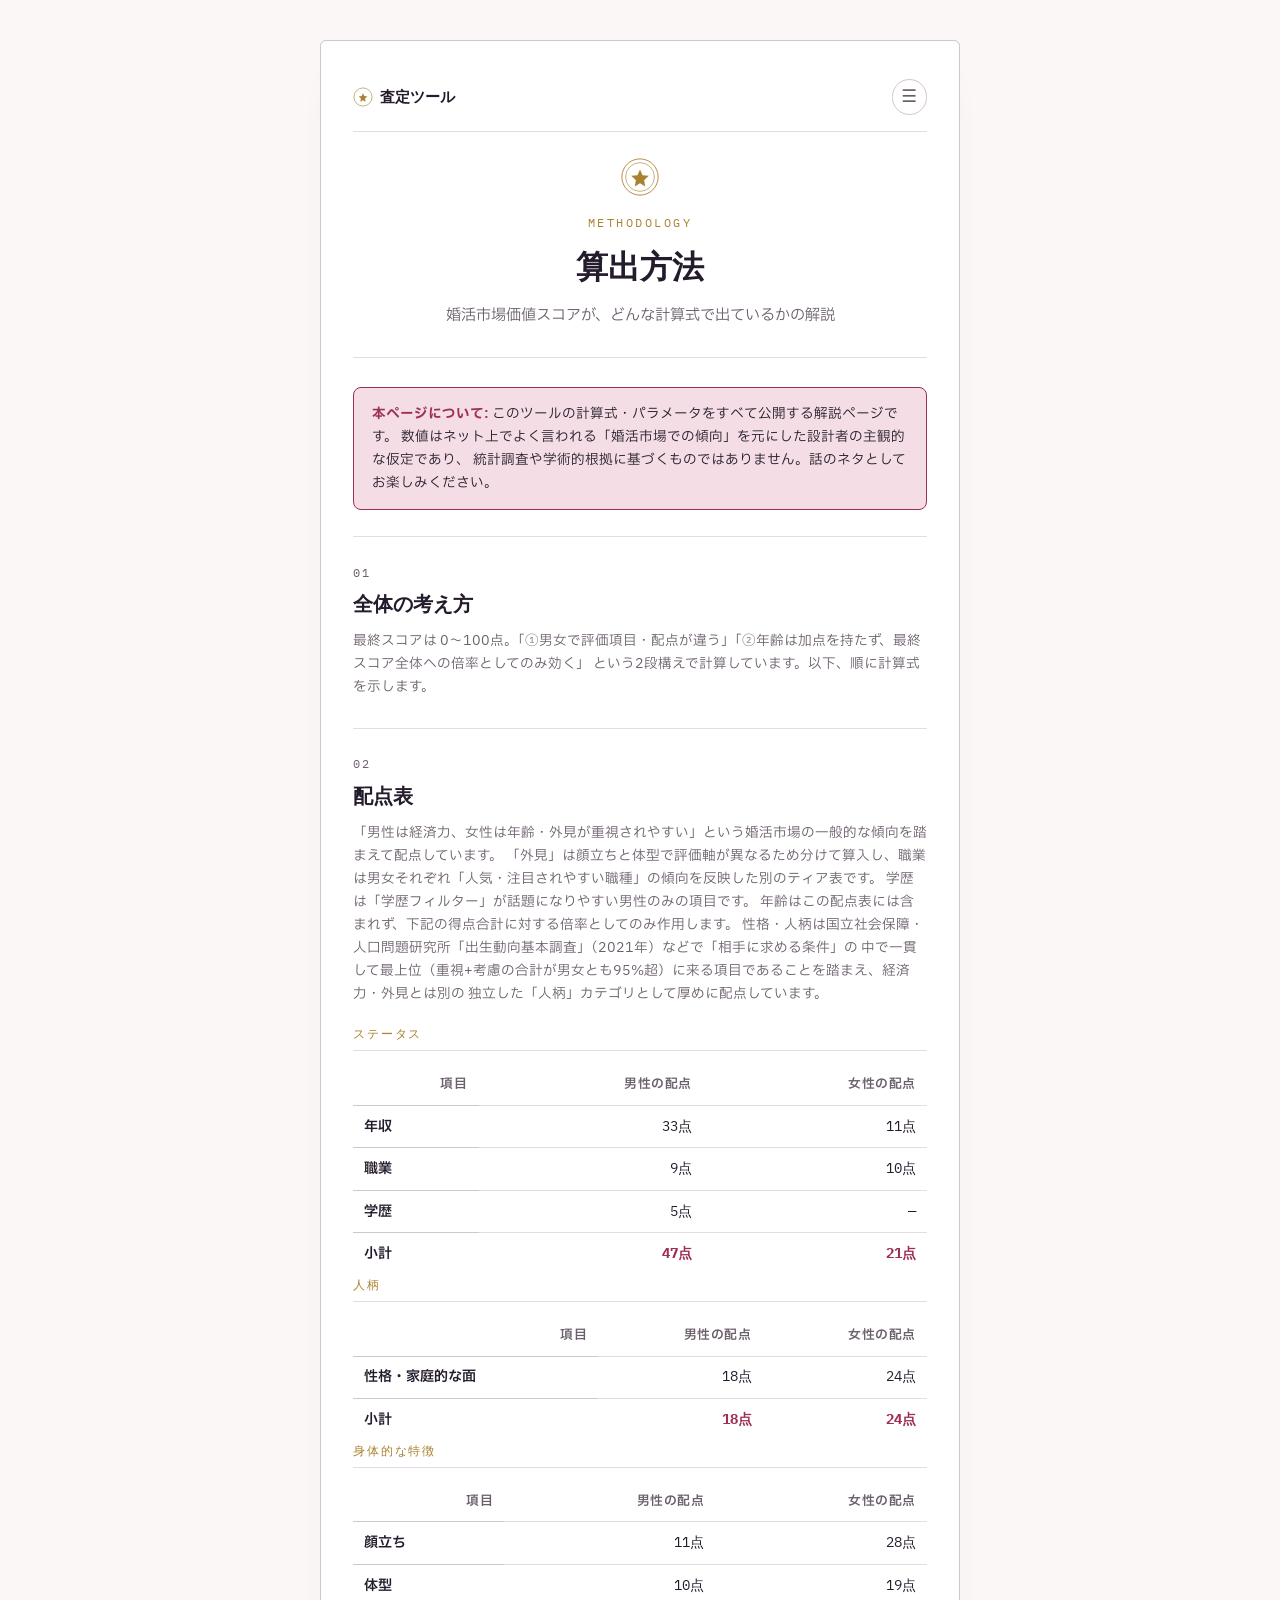
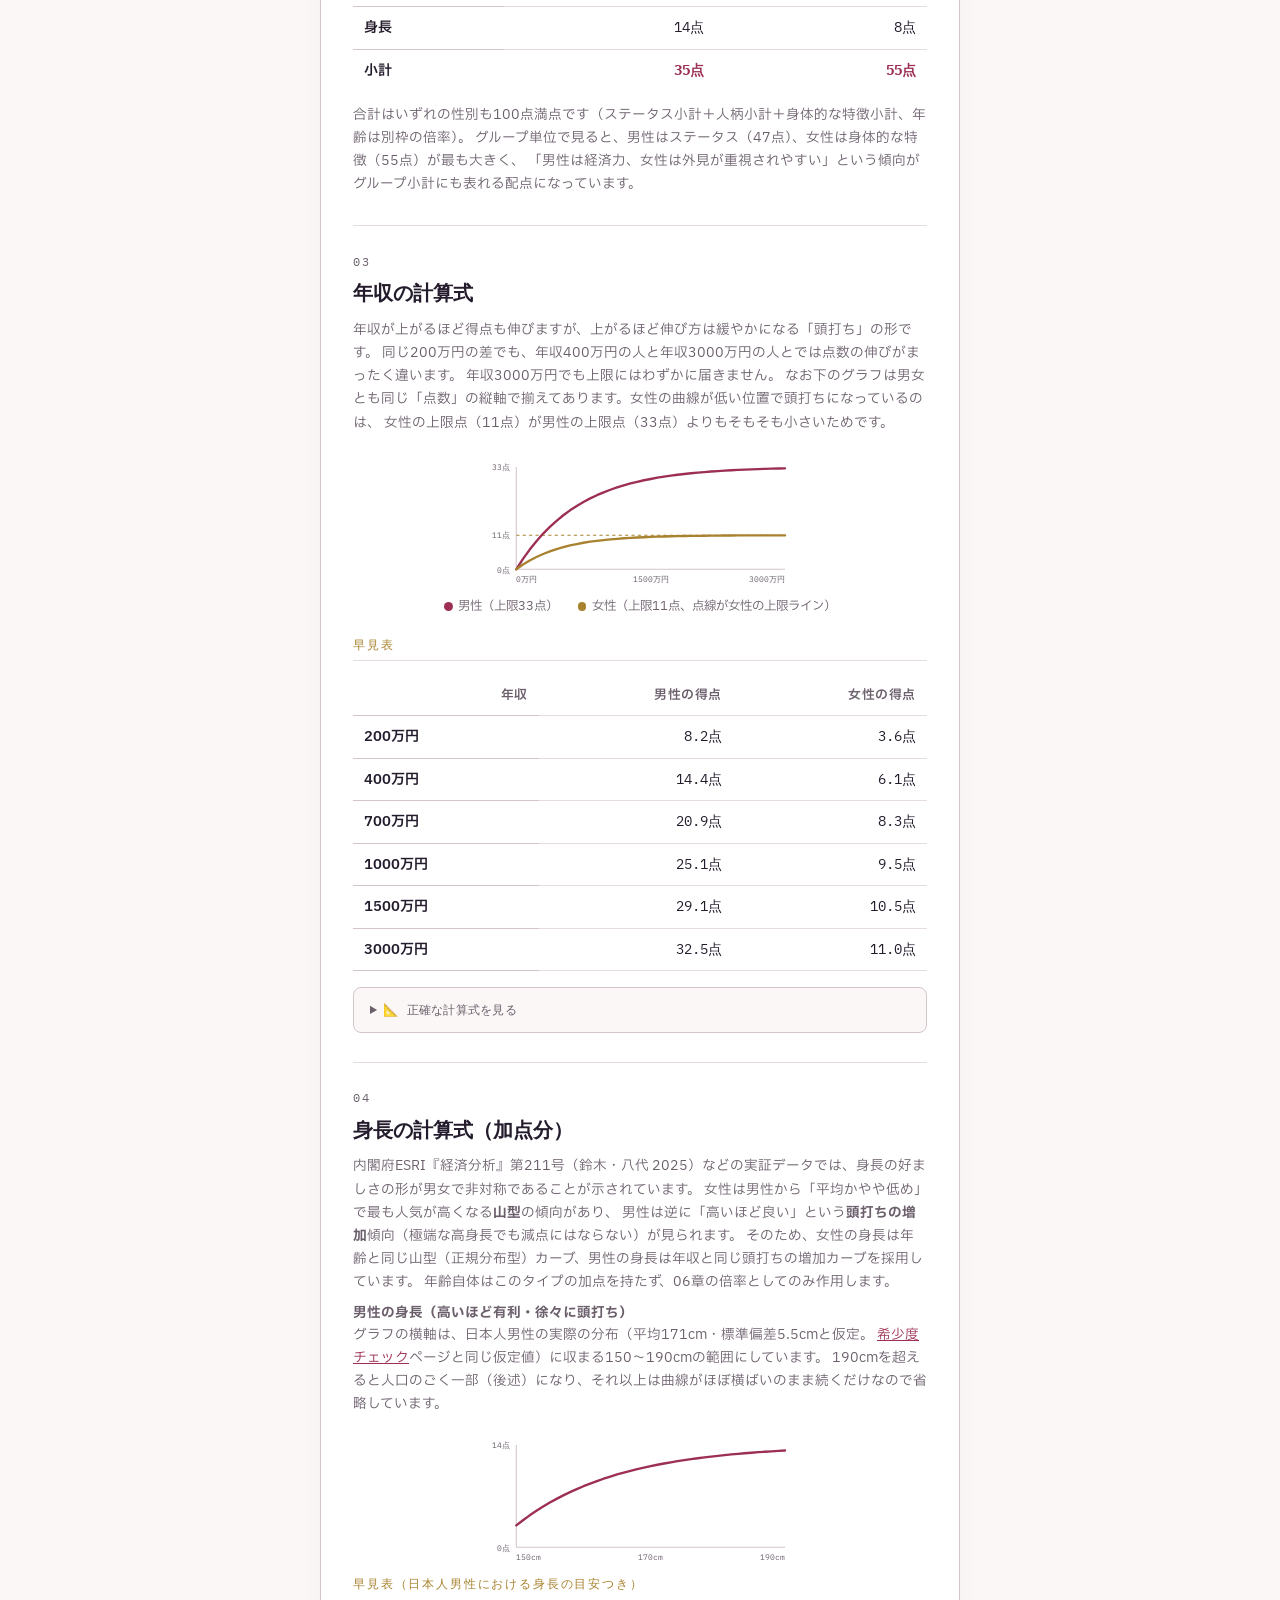
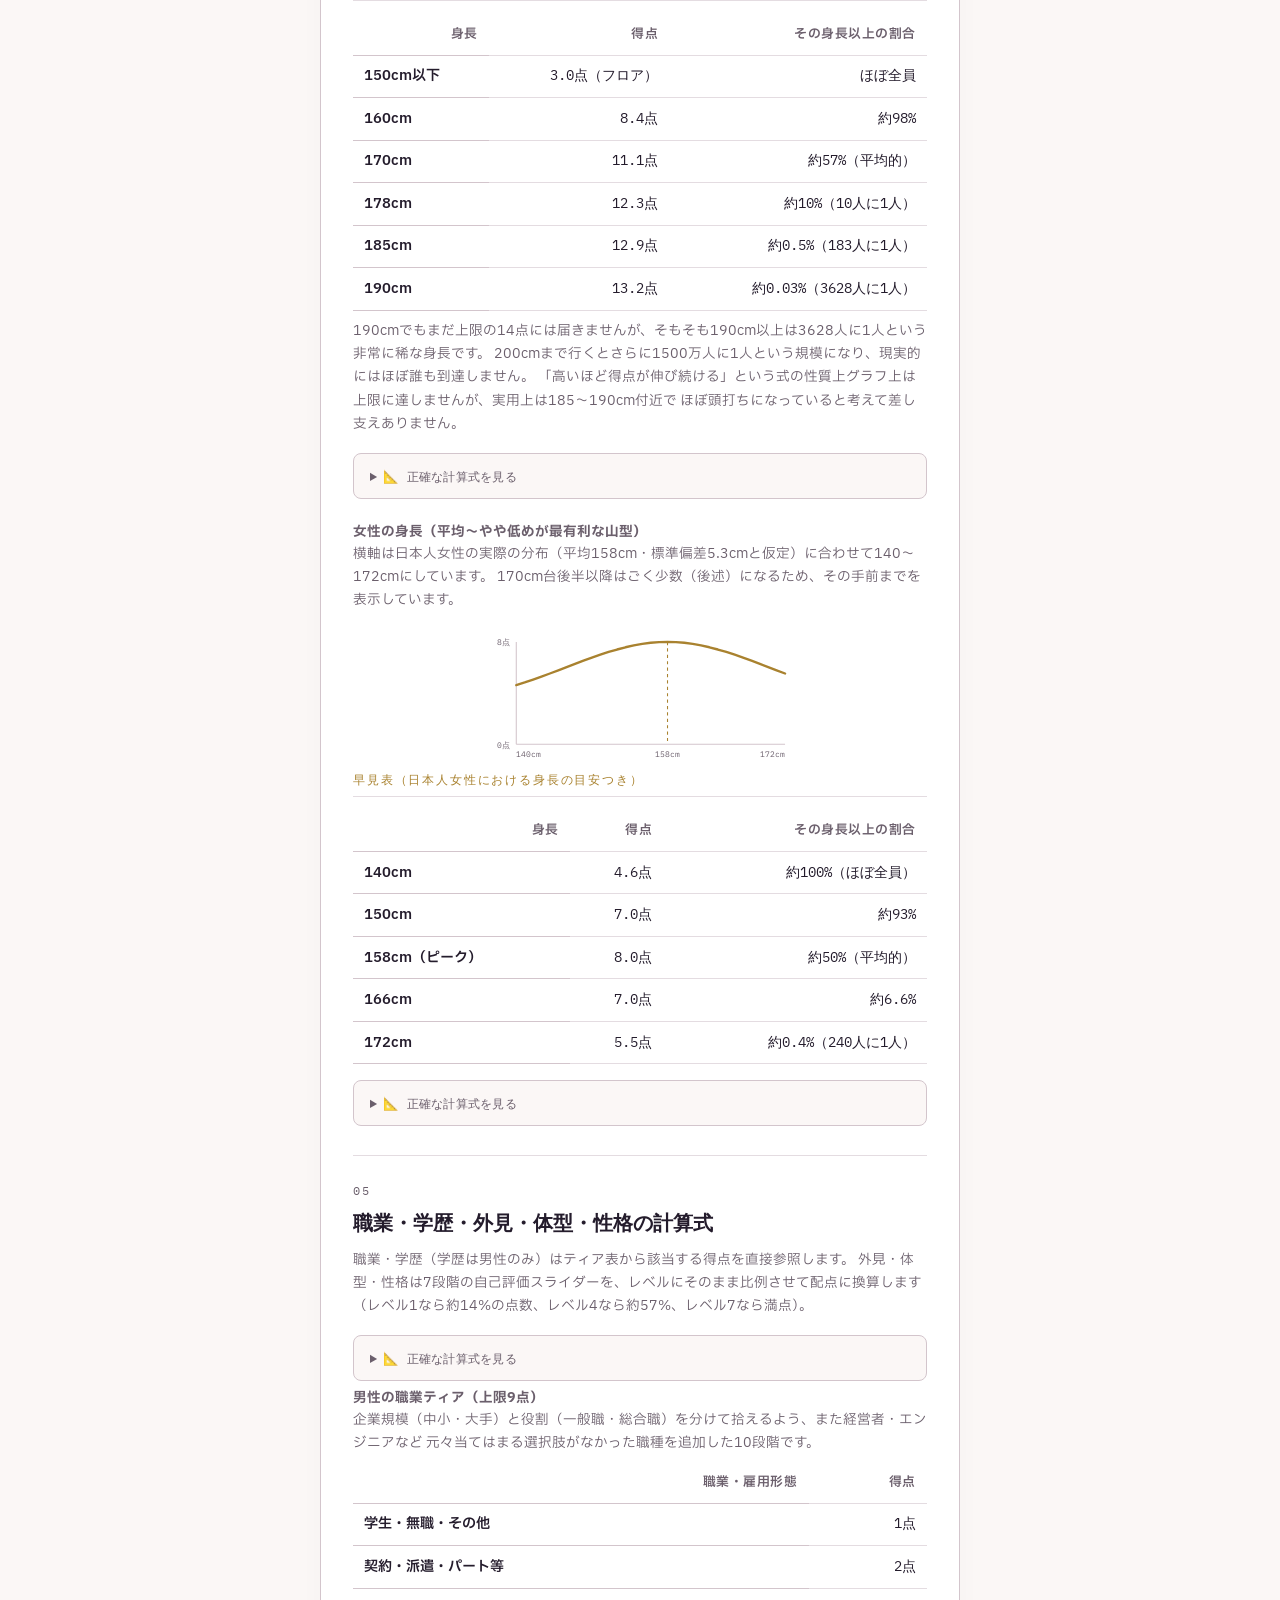
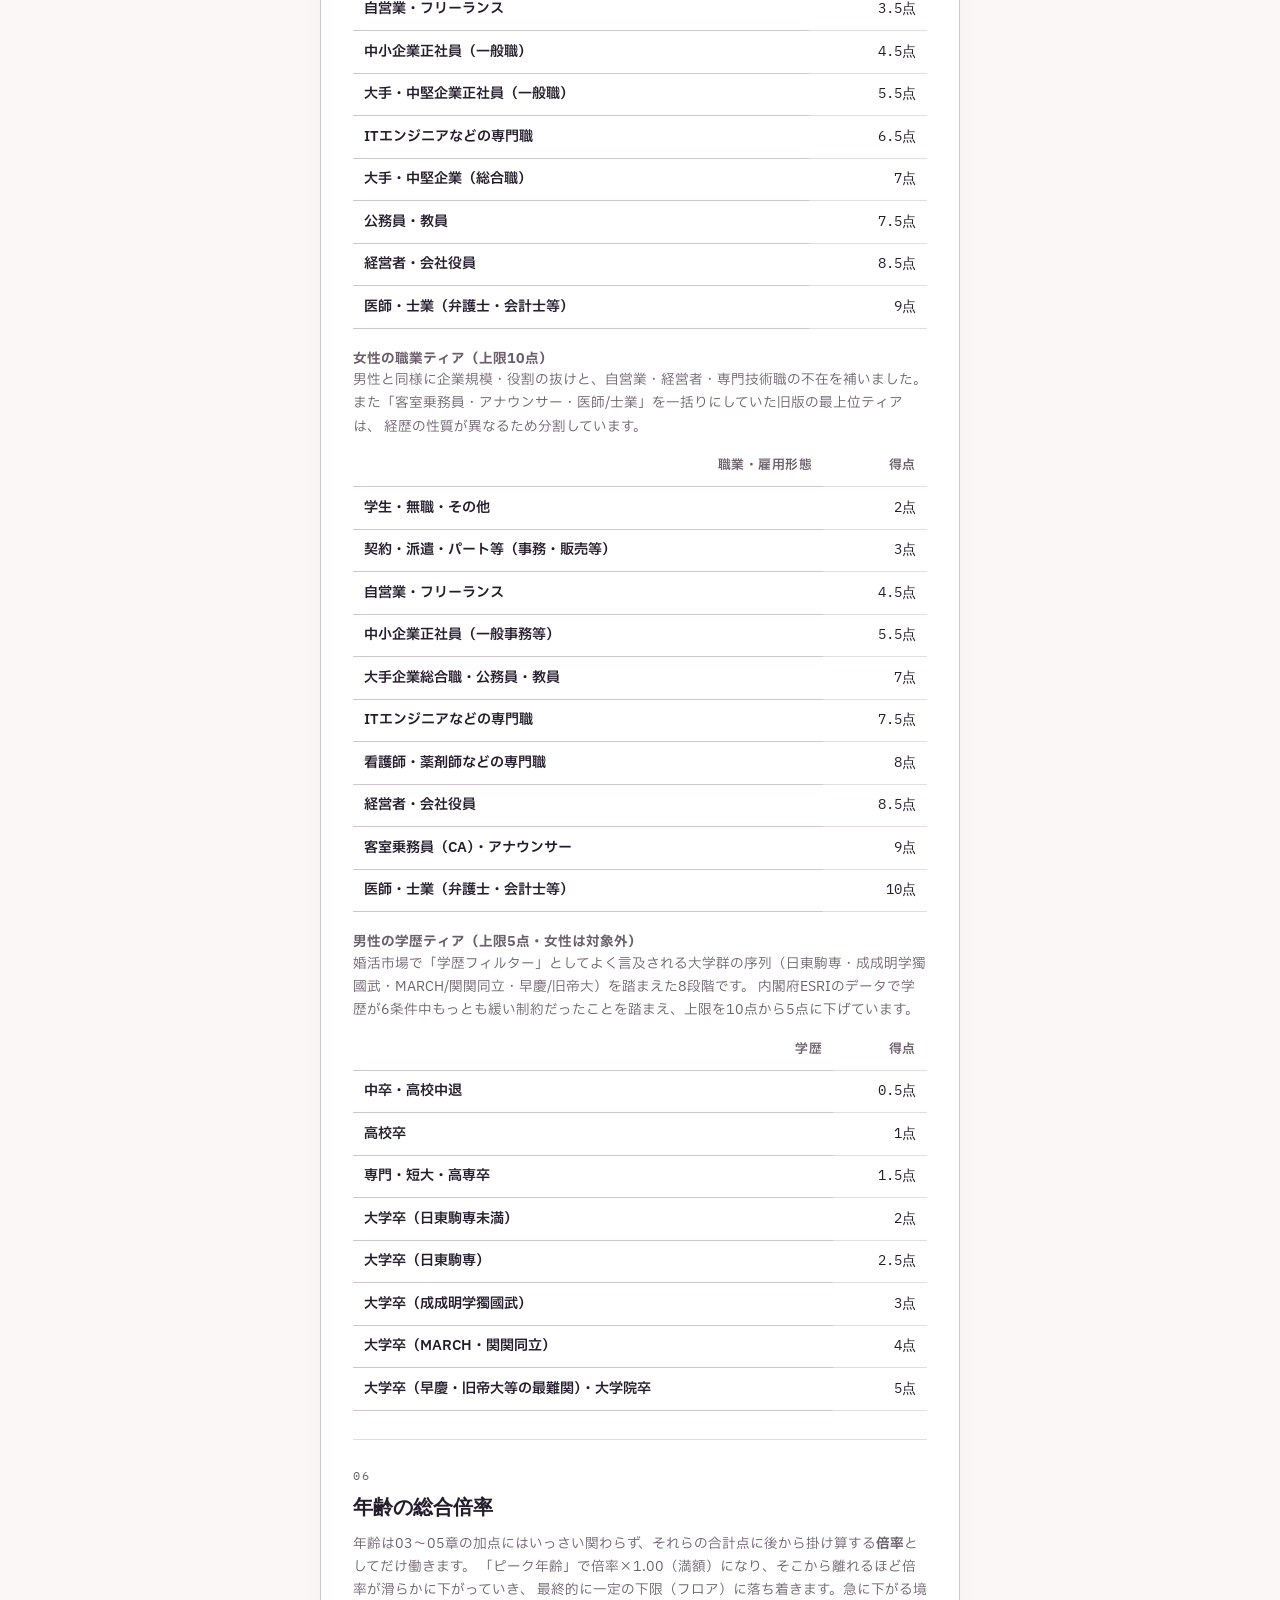
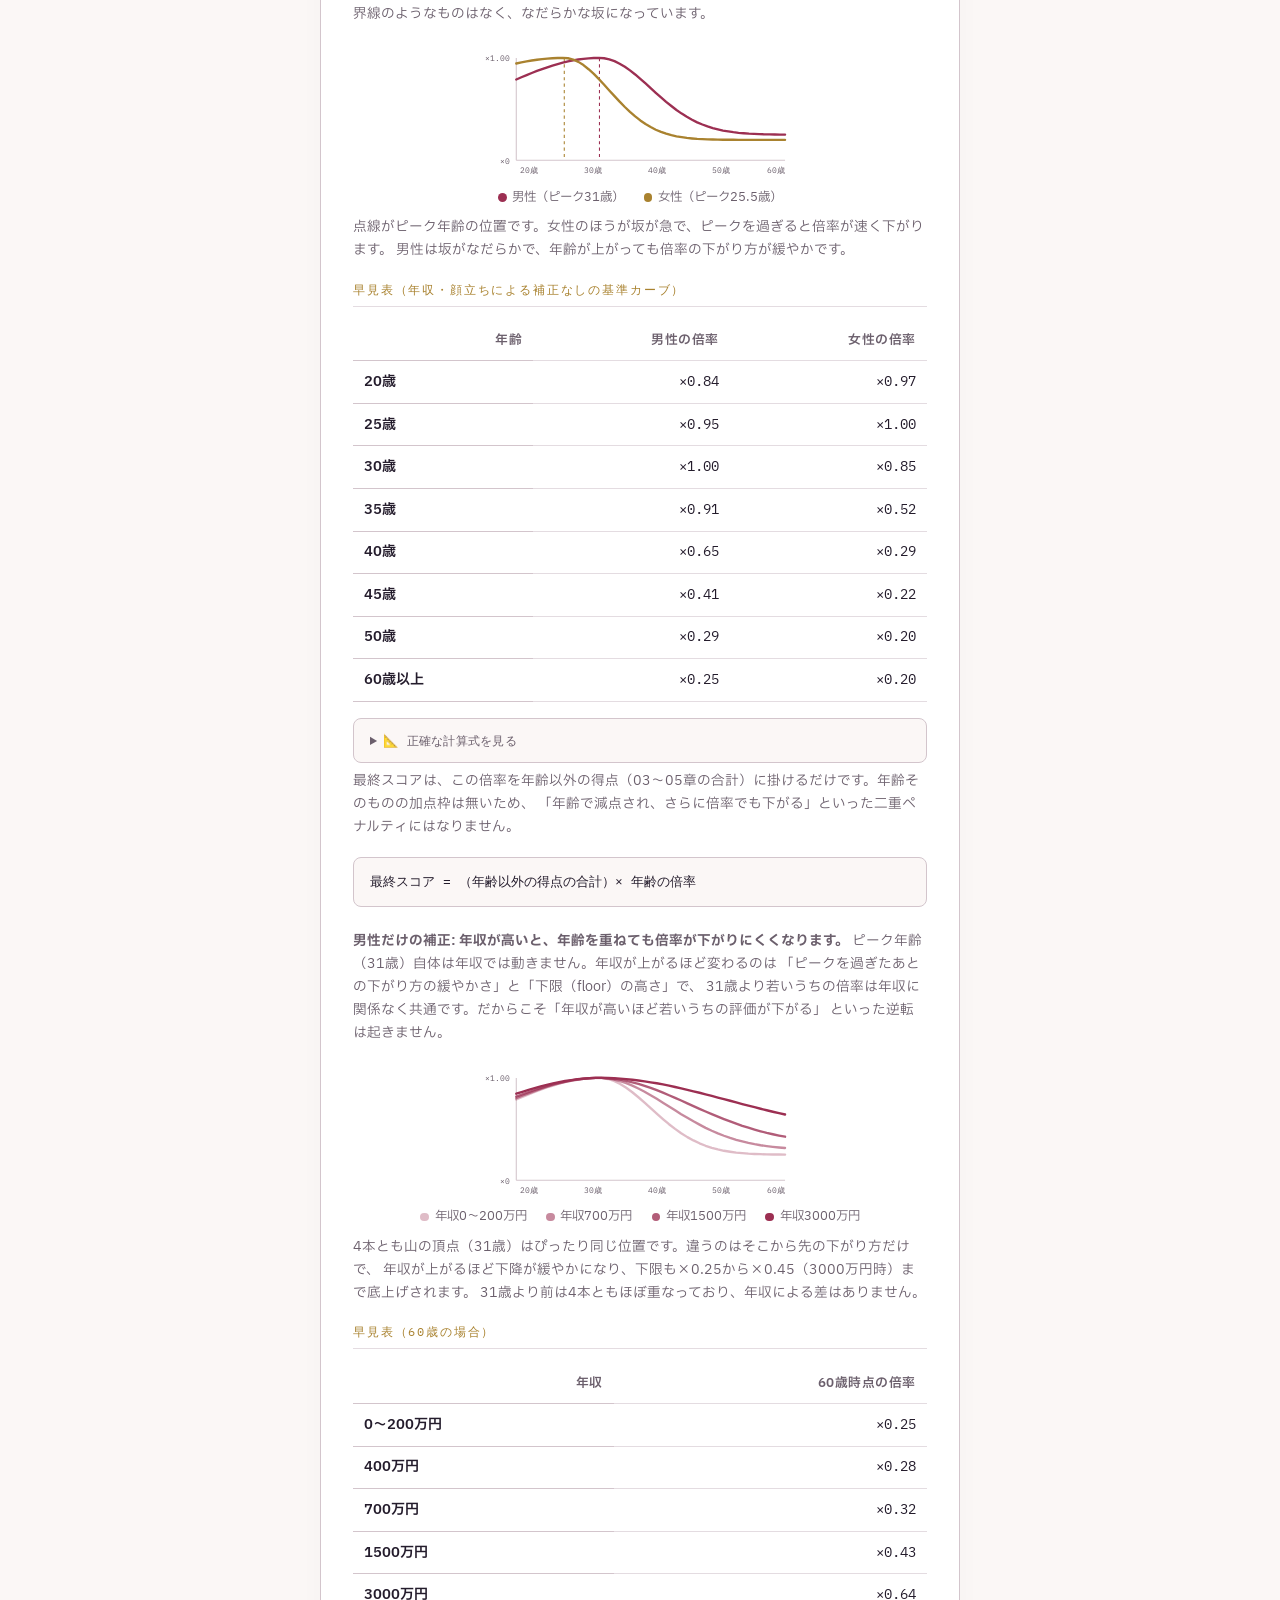
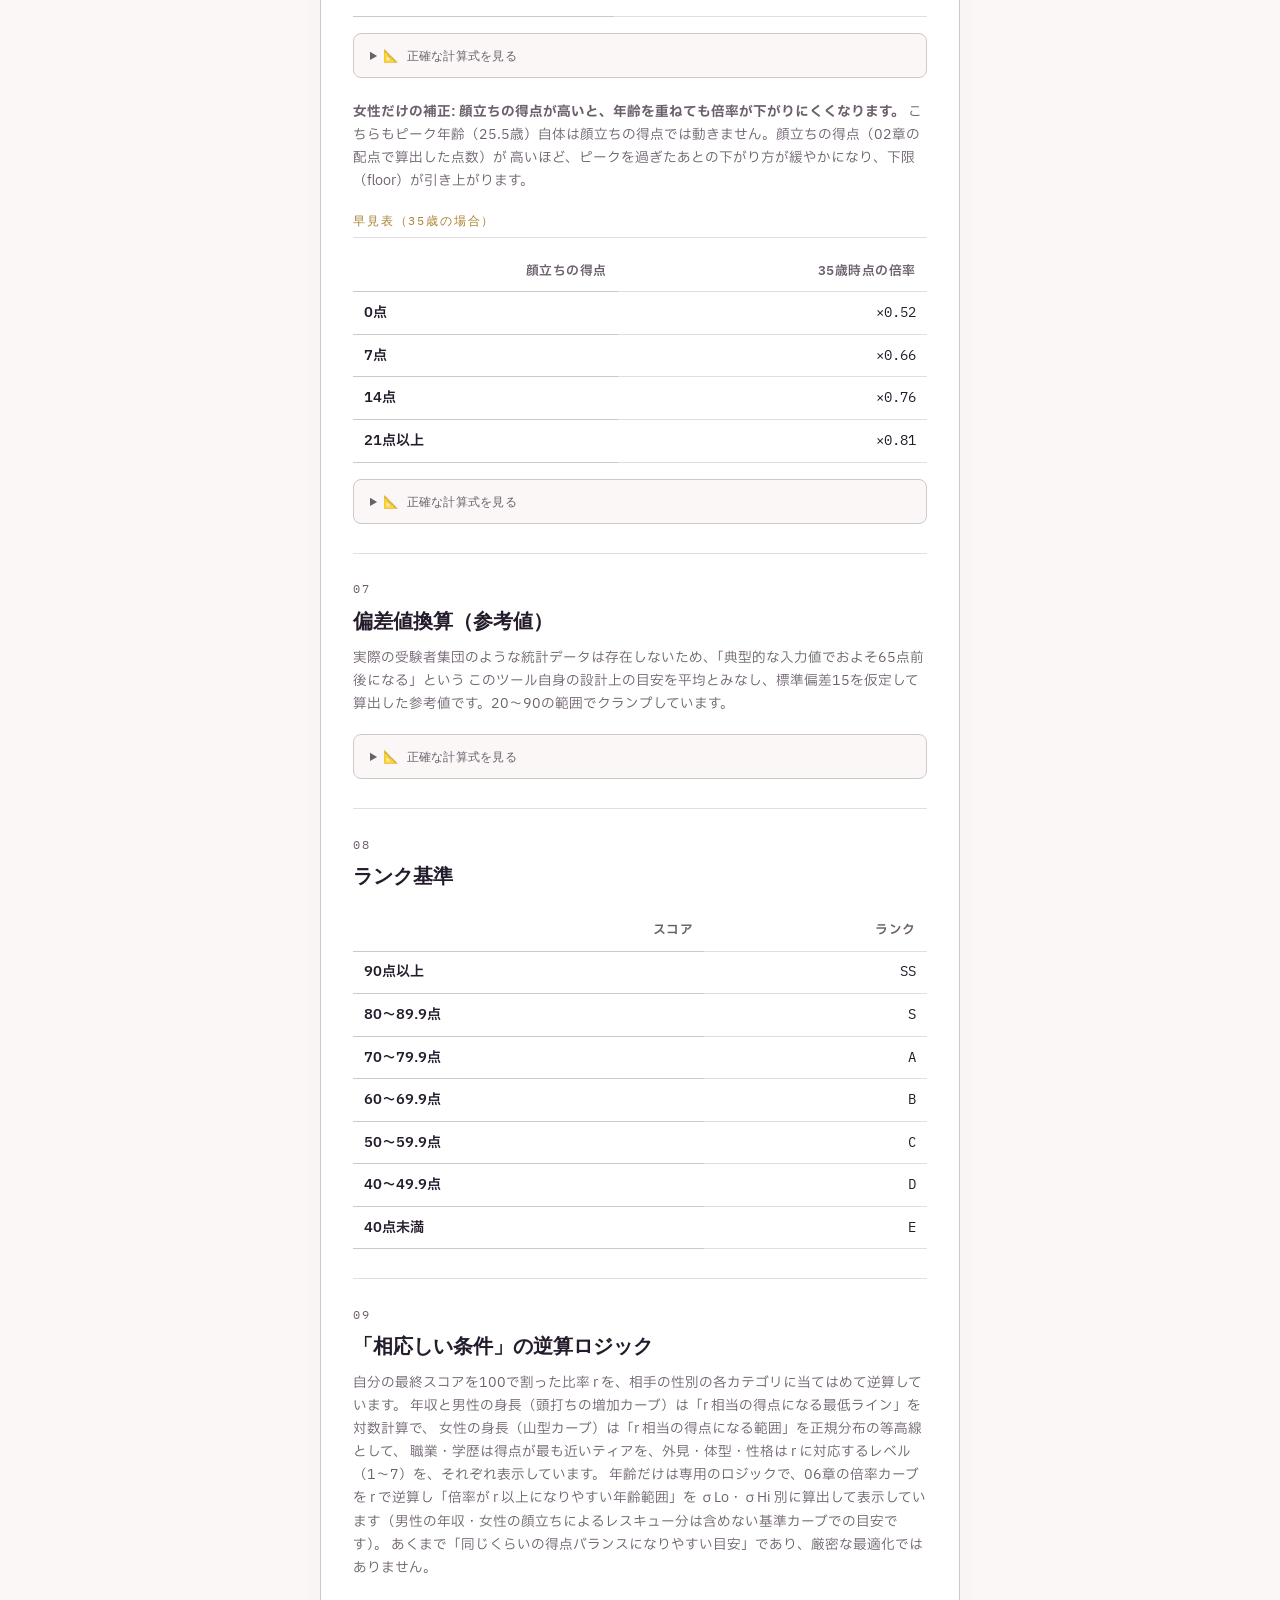
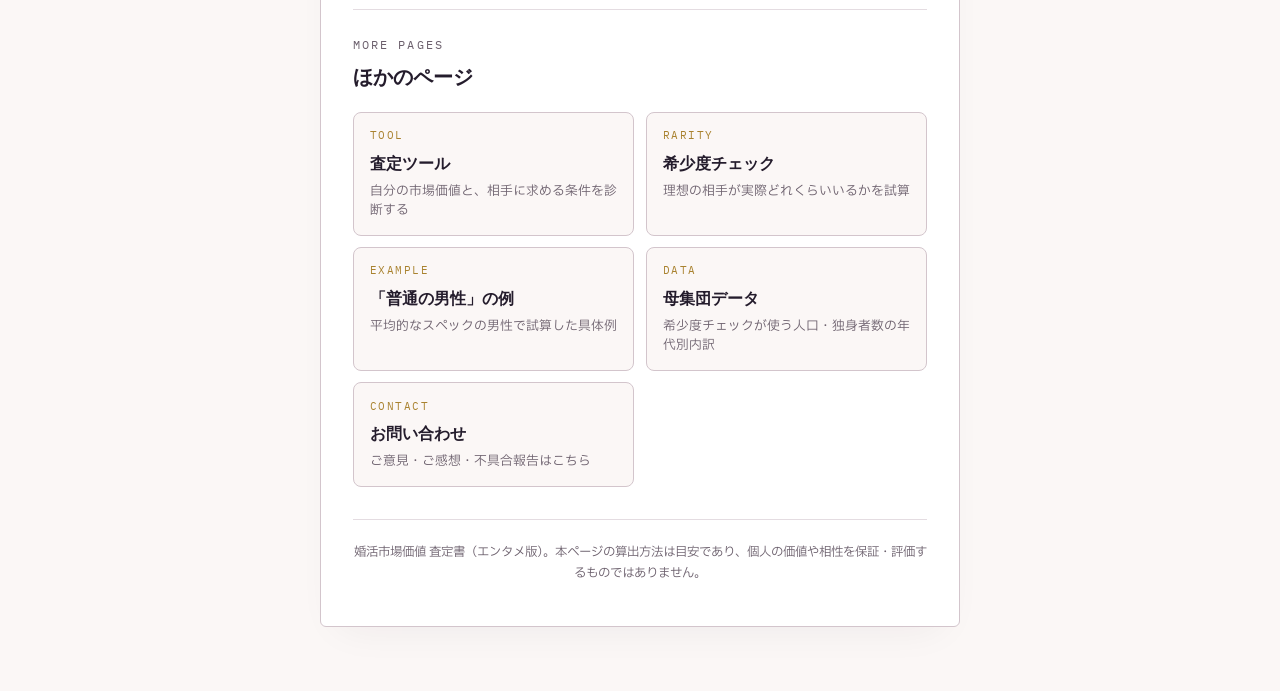
<file: method.html>
<!doctype html>
<html lang="ja">
<head>
<meta charset="utf-8">
<meta name="viewport" content="width=device-width, initial-scale=1">
<title>算出方法 — 婚活市場価値 査定書</title>
<meta name="description" content="婚活市場価値診断の配点・計算式をすべて公開。年収・身長・職業・年齢などの各項目がどのような数式でスコア化されているかを、グラフと早見表付きで詳しく解説します。">
<meta name="robots" content="index, follow">
<link rel="canonical" href="https://kakeru110.github.io/-/method.html">
<link rel="icon" type="image/svg+xml" href="data:image/svg+xml,%3Csvg xmlns='http://www.w3.org/2000/svg' viewBox='0 0 64 64'%3E%3Ccircle cx='32' cy='32' r='29' fill='none' stroke='%23a9822f' stroke-width='2'/%3E%3Cpath d='M32 20 L36 29 L46 30 L38.5 37 L40.5 47 L32 42 L23.5 47 L25.5 37 L18 30 L28 29 Z' fill='%23a9822f'/%3E%3C/svg%3E">
<meta property="og:type" content="website">
<meta property="og:site_name" content="婚活市場価値 査定書">
<meta property="og:locale" content="ja_JP">
<meta property="og:title" content="算出方法 — 婚活市場価値 査定書">
<meta property="og:description" content="婚活市場価値診断の配点・計算式をすべて公開。年収・身長・職業・年齢などの各項目がどのような数式でスコア化されているかを、グラフと早見表付きで詳しく解説します。">
<meta property="og:url" content="https://kakeru110.github.io/-/method.html">
<meta property="og:image" content="https://kakeru110.github.io/-/og-image.png">
<meta property="og:image:width" content="1200">
<meta property="og:image:height" content="630">
<meta name="twitter:card" content="summary_large_image">
<meta name="twitter:title" content="算出方法 — 婚活市場価値 査定書">
<meta name="twitter:description" content="配点・計算式をすべて公開。各項目がどのような数式でスコア化されているかを、グラフと早見表付きで詳しく解説します。">
<meta name="twitter:image" content="https://kakeru110.github.io/-/og-image.png">
<link rel="preconnect" href="https://fonts.googleapis.com">
<link rel="preconnect" href="https://fonts.gstatic.com" crossorigin>
<link href="https://fonts.googleapis.com/css2?family=Fraunces:ital,opsz,wght@0,9..144,400;0,9..144,600;0,9..144,700;1,9..144,500&family=IBM+Plex+Sans+JP:wght@400;500;700&family=IBM+Plex+Mono:wght@400;500&display=swap" rel="stylesheet">
<link rel="stylesheet" href="style.css">
<script type="application/ld+json">
{
  "@context": "https://schema.org",
  "@type": "BreadcrumbList",
  "itemListElement": [
    { "@type": "ListItem", "position": 1, "name": "査定ツール", "item": "https://kakeru110.github.io/-/" },
    { "@type": "ListItem", "position": 2, "name": "算出方法", "item": "https://kakeru110.github.io/-/method.html" }
  ]
}
</script>
</head>
<body>
<div class="sheet">

  <div class="topbar">
    <a class="topbar-logo" href="index.html">
      <svg viewBox="0 0 64 64" width="20" height="20" aria-hidden="true">
        <circle cx="32" cy="32" r="29" fill="none" stroke="currentColor" stroke-width="2"/>
        <path d="M32 20 L36 29 L46 30 L38.5 37 L40.5 47 L32 42 L23.5 47 L25.5 37 L18 30 L28 29 Z" fill="currentColor"/>
      </svg>
      査定ツール
    </a>
    <details class="topbar-menu">
      <summary aria-label="メニューを開く">☰</summary>
      <nav class="topbar-menu-panel">
        <a href="rarity.html">希少度チェック</a>
        <p class="topbar-menu-group-label">解説・データ</p>
        <a href="method.html" class="current">算出方法</a>
        <a href="example-normal-man.html">「普通の男性」の例</a>
        <a href="population.html">母集団データ</a>
        <hr class="topbar-menu-sep">
        <a href="contact.html">お問い合わせ</a>
      </nav>
    </details>
  </div>

  <header class="masthead">
    <div class="seal-mark" aria-hidden="true">
      <svg viewBox="0 0 64 64" width="40" height="40">
        <circle cx="32" cy="32" r="29" fill="none" stroke="currentColor" stroke-width="1.4"/>
        <circle cx="32" cy="32" r="23" fill="none" stroke="currentColor" stroke-width="1"/>
        <path d="M32 20 L36 29 L46 30 L38.5 37 L40.5 47 L32 42 L23.5 47 L25.5 37 L18 30 L28 29 Z" fill="currentColor"/>
      </svg>
    </div>
    <p class="masthead-eyebrow">METHODOLOGY</p>
    <h1>算出方法</h1>
    <p class="subtitle">婚活市場価値スコアが、どんな計算式で出ているかの解説</p>
  </header>

  <section class="disclaimer">
    <strong>本ページについて:</strong>
    このツールの計算式・パラメータをすべて公開する解説ページです。
    数値はネット上でよく言われる「婚活市場での傾向」を元にした設計者の主観的な仮定であり、
    統計調査や学術的根拠に基づくものではありません。話のネタとしてお楽しみください。
  </section>

  <section class="card">
    <p class="eyebrow">01</p>
    <h2>全体の考え方</h2>
    <p class="hint" style="margin-bottom:0;">
      最終スコアは 0〜100点。「①男女で評価項目・配点が違う」「②年齢は加点を持たず、最終スコア全体への倍率としてのみ効く」
      という2段構えで計算しています。以下、順に計算式を示します。
    </p>
  </section>

  <section class="card">
    <p class="eyebrow">02</p>
    <h2>配点表</h2>
    <p class="hint">
      「男性は経済力、女性は年齢・外見が重視されやすい」という婚活市場の一般的な傾向を踏まえて配点しています。
      「外見」は顔立ちと体型で評価軸が異なるため分けて算入し、職業は男女それぞれ「人気・注目されやすい職種」の傾向を反映した別のティア表です。
      学歴は「学歴フィルター」が話題になりやすい男性のみの項目です。
      年齢はこの配点表には含まれず、下記の得点合計に対する倍率としてのみ作用します。
      性格・人柄は国立社会保障・人口問題研究所「出生動向基本調査」（2021年）などで「相手に求める条件」の
      中で一貫して最上位（重視+考慮の合計が男女とも95%超）に来る項目であることを踏まえ、経済力・外見とは別の
      独立した「人柄」カテゴリとして厚めに配点しています。
    </p>
    <p class="field-group-label">ステータス</p>
    <div class="weight-table-wrap">
      <table class="weight-table">
        <thead>
          <tr>
            <th scope="col">項目</th>
            <th scope="col">男性の配点</th>
            <th scope="col">女性の配点</th>
          </tr>
        </thead>
        <tbody>
          <tr><th scope="row">年収</th><td>33点</td><td>11点</td></tr>
          <tr><th scope="row">職業</th><td>9点</td><td>10点</td></tr>
          <tr><th scope="row">学歴</th><td>5点</td><td>—</td></tr>
        </tbody>
        <tfoot>
          <tr><th scope="row">小計</th><td>47点</td><td>21点</td></tr>
        </tfoot>
      </table>
    </div>

    <p class="field-group-label">人柄</p>
    <div class="weight-table-wrap">
      <table class="weight-table">
        <thead>
          <tr>
            <th scope="col">項目</th>
            <th scope="col">男性の配点</th>
            <th scope="col">女性の配点</th>
          </tr>
        </thead>
        <tbody>
          <tr><th scope="row">性格・家庭的な面</th><td>18点</td><td>24点</td></tr>
        </tbody>
        <tfoot>
          <tr><th scope="row">小計</th><td>18点</td><td>24点</td></tr>
        </tfoot>
      </table>
    </div>

    <p class="field-group-label">身体的な特徴</p>
    <div class="weight-table-wrap">
      <table class="weight-table">
        <thead>
          <tr>
            <th scope="col">項目</th>
            <th scope="col">男性の配点</th>
            <th scope="col">女性の配点</th>
          </tr>
        </thead>
        <tbody>
          <tr><th scope="row">顔立ち</th><td>11点</td><td>28点</td></tr>
          <tr><th scope="row">体型</th><td>10点</td><td>19点</td></tr>
          <tr><th scope="row">身長</th><td>14点</td><td>8点</td></tr>
        </tbody>
        <tfoot>
          <tr><th scope="row">小計</th><td>35点</td><td>55点</td></tr>
        </tfoot>
      </table>
    </div>
    <p class="hint" style="margin-top:0.8rem;margin-bottom:0;">
      合計はいずれの性別も100点満点です（ステータス小計＋人柄小計＋身体的な特徴小計、年齢は別枠の倍率）。
      グループ単位で見ると、男性はステータス（47点）、女性は身体的な特徴（55点）が最も大きく、
      「男性は経済力、女性は外見が重視されやすい」という傾向がグループ小計にも表れる配点になっています。
    </p>
  </section>

  <section class="card">
    <p class="eyebrow">03</p>
    <h2>年収の計算式</h2>
    <p class="hint">
      年収が上がるほど得点も伸びますが、上がるほど伸び方は緩やかになる「頭打ち」の形です。
      同じ200万円の差でも、年収400万円の人と年収3000万円の人とでは点数の伸びがまったく違います。
      年収3000万円でも上限にはわずかに届きません。
      なお下のグラフは男女とも同じ「点数」の縦軸で揃えてあります。女性の曲線が低い位置で頭打ちになっているのは、
      女性の上限点（11点）が男性の上限点（33点）よりもそもそも小さいためです。
    </p>
    <svg class="curve-chart" viewBox="0 0 300 130" role="img" aria-label="年収と得点の関係を示す曲線グラフ。縦軸は男女共通の点数スケール。男性は33点、女性は11点を上限に頭打ちになり、女性の曲線は男性よりずっと低い位置で頭打ちになる。">
      <line class="axis" x1="34" y1="110" x2="286" y2="110" />
      <line class="axis" x1="34" y1="14" x2="34" y2="110" />
      <line class="peak-line curve-female" x1="34" y1="78.0" x2="286" y2="78.0" />
      <polyline class="curve curve-male" points="34.0,110.0 40.3,100.2 46.6,91.5 52.9,83.6 59.2,76.5 65.5,70.2 71.8,64.5 78.1,59.3 84.4,54.7 90.7,50.6 97.0,46.9 103.3,43.5 109.6,40.5 115.9,37.8 122.2,35.4 128.5,33.2 134.8,31.3 141.1,29.5 147.4,28.0 153.7,26.5 160.0,25.3 166.3,24.1 172.6,23.1 178.9,22.2 185.2,21.3 191.5,20.6 197.8,19.9 204.1,19.3 210.4,18.8 216.7,18.3 223.0,17.9 229.3,17.5 235.6,17.1 241.9,16.8 248.2,16.5 254.5,16.3 260.8,16.0 267.1,15.8 273.4,15.6 279.7,15.5 286.0,15.3" />
      <polyline class="curve curve-female" points="34.0,110.0 40.3,105.5 46.6,101.7 52.9,98.4 59.2,95.6 65.5,93.1 71.8,91.0 78.1,89.2 84.4,87.6 90.7,86.3 97.0,85.1 103.3,84.1 109.6,83.3 115.9,82.6 122.2,81.9 128.5,81.4 134.8,80.9 141.1,80.5 147.4,80.2 153.7,79.9 160.0,79.6 166.3,79.4 172.6,79.2 178.9,79.0 185.2,78.9 191.5,78.8 197.8,78.6 204.1,78.6 210.4,78.5 216.7,78.4 223.0,78.4 229.3,78.3 235.6,78.3 241.9,78.2 248.2,78.2 254.5,78.2 260.8,78.1 267.1,78.1 273.4,78.1 279.7,78.1 286.0,78.1" />
      <text class="tick-label" x="34" y="122" text-anchor="start">0万円</text>
      <text class="tick-label" x="160" y="122" text-anchor="middle">1500万円</text>
      <text class="tick-label" x="286" y="122" text-anchor="end">3000万円</text>
      <text class="tick-label" x="28" y="17" text-anchor="end">33点</text>
      <text class="tick-label" x="28" y="81" text-anchor="end">11点</text>
      <text class="tick-label" x="28" y="113" text-anchor="end">0点</text>
    </svg>
    <p class="chart-legend">
      <span><span class="dot dot-male"></span>男性（上限33点）</span>
      <span><span class="dot dot-female"></span>女性（上限11点、点線が女性の上限ライン）</span>
    </p>

    <p class="field-group-label">早見表</p>
    <div class="weight-table-wrap">
      <table class="weight-table">
        <thead><tr><th scope="col">年収</th><th scope="col">男性の得点</th><th scope="col">女性の得点</th></tr></thead>
        <tbody>
          <tr><th scope="row">200万円</th><td>8.2点</td><td>3.6点</td></tr>
          <tr><th scope="row">400万円</th><td>14.4点</td><td>6.1点</td></tr>
          <tr><th scope="row">700万円</th><td>20.9点</td><td>8.3点</td></tr>
          <tr><th scope="row">1000万円</th><td>25.1点</td><td>9.5点</td></tr>
          <tr><th scope="row">1500万円</th><td>29.1点</td><td>10.5点</td></tr>
          <tr><th scope="row">3000万円</th><td>32.5点</td><td>11.0点</td></tr>
        </tbody>
      </table>
    </div>

    <details class="formula-detail">
      <summary>📐 正確な計算式を見る</summary>
      <div class="formula-box">得点 = 上限点 ×（1 − e^（− 年収 ÷ k））</div>
      <div class="weight-table-wrap">
        <table class="weight-table">
          <thead><tr><th scope="col">性別</th><th scope="col">上限点</th><th scope="col">k（万円）</th></tr></thead>
          <tbody>
            <tr><th scope="row">男性</th><td>33点</td><td>700</td></tr>
            <tr><th scope="row">女性</th><td>11点</td><td>500</td></tr>
          </tbody>
        </table>
      </div>
    </details>
  </section>

  <section class="card">
    <p class="eyebrow">04</p>
    <h2>身長の計算式（加点分）</h2>
    <p class="hint">
      内閣府ESRI『経済分析』第211号（鈴木・八代 2025）などの実証データでは、身長の好ましさの形が男女で非対称であることが示されています。
      女性は男性から「平均かやや低め」で最も人気が高くなる<strong>山型</strong>の傾向があり、
      男性は逆に「高いほど良い」という<strong>頭打ちの増加</strong>傾向（極端な高身長でも減点にはならない）が見られます。
      そのため、女性の身長は年齢と同じ山型（正規分布型）カーブ、男性の身長は年収と同じ頭打ちの増加カーブを採用しています。
      年齢自体はこのタイプの加点を持たず、06章の倍率としてのみ作用します。
    </p>

    <p class="hint" style="margin-bottom:0.5rem;"><strong>男性の身長（高いほど有利・徐々に頭打ち）</strong></p>
    <p class="hint" style="margin-bottom:0.7rem;">
      グラフの横軸は、日本人男性の実際の分布（平均171cm・標準偏差5.5cmと仮定。
      <a href="rarity.html">希少度チェック</a>ページと同じ仮定値）に収まる150〜190cmの範囲にしています。
      190cmを超えると人口のごく一部（後述）になり、それ以上は曲線がほぼ横ばいのまま続くだけなので省略しています。
    </p>
    <svg class="curve-chart" viewBox="0 0 300 130" role="img" aria-label="男性の身長と得点の関係を示す曲線グラフ。身長が高いほど得点は増えるが、伸び方は徐々に緩やかになる。">
      <line class="axis" x1="34" y1="110" x2="286" y2="110" />
      <line class="axis" x1="34" y1="14" x2="34" y2="110" />
      <polyline class="curve curve-male" points="34.0,89.4 40.3,84.6 46.6,80.0 52.9,75.8 59.2,71.8 65.5,68.0 71.8,64.6 78.1,61.3 84.4,58.2 90.7,55.4 97.0,52.7 103.3,50.2 109.6,47.9 115.9,45.7 122.2,43.7 128.5,41.7 134.8,40.0 141.1,38.3 147.4,36.7 153.7,35.3 160.0,33.9 166.3,32.6 172.6,31.4 178.9,30.3 185.2,29.2 191.5,28.2 197.8,27.3 204.1,26.5 210.4,25.7 216.7,24.9 223.0,24.2 229.3,23.5 235.6,22.9 241.9,22.4 248.2,21.8 254.5,21.3 260.8,20.8 267.1,20.4 273.4,20.0 279.7,19.6 286.0,19.2" />
      <text class="tick-label" x="34" y="122" text-anchor="start">150cm</text>
      <text class="tick-label" x="160" y="122" text-anchor="middle">170cm</text>
      <text class="tick-label" x="286" y="122" text-anchor="end">190cm</text>
      <text class="tick-label" x="28" y="17" text-anchor="end">14点</text>
      <text class="tick-label" x="28" y="113" text-anchor="end">0点</text>
    </svg>

    <p class="field-group-label">早見表（日本人男性における身長の目安つき）</p>
    <div class="weight-table-wrap">
      <table class="weight-table">
        <thead><tr><th scope="col">身長</th><th scope="col">得点</th><th scope="col">その身長以上の割合</th></tr></thead>
        <tbody>
          <tr><th scope="row">150cm以下</th><td>3.0点（フロア）</td><td>ほぼ全員</td></tr>
          <tr><th scope="row">160cm</th><td>8.4点</td><td>約98%</td></tr>
          <tr><th scope="row">170cm</th><td>11.1点</td><td>約57%（平均的）</td></tr>
          <tr><th scope="row">178cm</th><td>12.3点</td><td>約10%（10人に1人）</td></tr>
          <tr><th scope="row">185cm</th><td>12.9点</td><td>約0.5%（183人に1人）</td></tr>
          <tr><th scope="row">190cm</th><td>13.2点</td><td>約0.03%（3628人に1人）</td></tr>
        </tbody>
      </table>
    </div>
    <p class="hint" style="margin-top:0.6rem;">
      190cmでもまだ上限の14点には届きませんが、そもそも190cm以上は3628人に1人という非常に稀な身長です。
      200cmまで行くとさらに1500万人に1人という規模になり、現実的にはほぼ誰も到達しません。
      「高いほど得点が伸び続ける」という式の性質上グラフ上は上限に達しませんが、実用上は185〜190cm付近で
      ほぼ頭打ちになっていると考えて差し支えありません。
    </p>

    <details class="formula-detail">
      <summary>📐 正確な計算式を見る</summary>
      <div class="formula-box">得点 = フロア +（上限点 − フロア）×（1 − e^（−（実測値 − 基準値） ÷ k））</div>
      <div class="weight-table-wrap">
        <table class="weight-table">
          <thead>
            <tr><th scope="col">項目</th><th scope="col">上限点</th><th scope="col">フロア</th><th scope="col">基準値</th><th scope="col">k</th></tr>
          </thead>
          <tbody>
            <tr><th scope="row">身長</th><td>14点</td><td>3点</td><td>150cm</td><td>15</td></tr>
          </tbody>
        </table>
      </div>
    </details>

    <p class="hint" style="margin:1.4rem 0 0.5rem;"><strong>女性の身長（平均〜やや低めが最有利な山型）</strong></p>
    <p class="hint" style="margin-bottom:0.7rem;">
      横軸は日本人女性の実際の分布（平均158cm・標準偏差5.3cmと仮定）に合わせて140〜172cmにしています。
      170cm台後半以降はごく少数（後述）になるため、その手前までを表示しています。
    </p>
    <svg class="curve-chart" viewBox="0 0 300 130" role="img" aria-label="女性の身長と得点の関係を示す曲線グラフ。158cm付近をピークにした山型で、高すぎても低すぎても得点は下がる。">
      <line class="axis" x1="34" y1="110" x2="286" y2="110" />
      <line class="axis" x1="34" y1="14" x2="34" y2="110" />
      <line class="peak-line curve-female" x1="175.8" y1="14" x2="175.8" y2="110" />
      <polyline class="curve curve-female" points="34.0,54.5 41.9,52.0 49.8,49.3 57.6,46.5 65.5,43.6 73.4,40.6 81.2,37.6 89.1,34.6 97.0,31.6 104.9,28.7 112.8,26.0 120.6,23.4 128.5,21.1 136.4,19.0 144.2,17.2 152.1,15.8 160.0,14.8 167.9,14.2 175.8,14.0 183.6,14.2 191.5,14.8 199.4,15.8 207.2,17.2 215.1,19.0 223.0,21.1 230.9,23.4 238.8,26.0 246.6,28.7 254.5,31.6 262.4,34.6 270.2,37.6 278.1,40.6 286.0,43.6" />
      <text class="tick-label" x="34" y="122" text-anchor="start">140cm</text>
      <text class="tick-label" x="175.8" y="122" text-anchor="middle">158cm</text>
      <text class="tick-label" x="286" y="122" text-anchor="end">172cm</text>
      <text class="tick-label" x="28" y="17" text-anchor="end">8点</text>
      <text class="tick-label" x="28" y="113" text-anchor="end">0点</text>
    </svg>

    <p class="field-group-label">早見表（日本人女性における身長の目安つき）</p>
    <div class="weight-table-wrap">
      <table class="weight-table">
        <thead><tr><th scope="col">身長</th><th scope="col">得点</th><th scope="col">その身長以上の割合</th></tr></thead>
        <tbody>
          <tr><th scope="row">140cm</th><td>4.6点</td><td>約100%（ほぼ全員）</td></tr>
          <tr><th scope="row">150cm</th><td>7.0点</td><td>約93%</td></tr>
          <tr><th scope="row">158cm（ピーク）</th><td>8.0点</td><td>約50%（平均的）</td></tr>
          <tr><th scope="row">166cm</th><td>7.0点</td><td>約6.6%</td></tr>
          <tr><th scope="row">172cm</th><td>5.5点</td><td>約0.4%（240人に1人）</td></tr>
        </tbody>
      </table>
    </div>

    <details class="formula-detail">
      <summary>📐 正確な計算式を見る</summary>
      <div class="formula-box">得点 = フロア +（上限点 − フロア）× e^（−（実測値 − ピーク）² ÷（2 × σ²））</div>
      <div class="weight-table-wrap">
        <table class="weight-table">
          <thead>
            <tr><th scope="col">項目</th><th scope="col">上限点</th><th scope="col">フロア</th><th scope="col">ピーク</th><th scope="col">σ</th></tr>
          </thead>
          <tbody>
            <tr><th scope="row">身長</th><td>8点</td><td>3点</td><td>158cm</td><td>12</td></tr>
          </tbody>
        </table>
      </div>
    </details>
  </section>

  <section class="card">
    <p class="eyebrow">05</p>
    <h2>職業・学歴・外見・体型・性格の計算式</h2>
    <p class="hint">
      職業・学歴（学歴は男性のみ）はティア表から該当する得点を直接参照します。
      外見・体型・性格は7段階の自己評価スライダーを、レベルにそのまま比例させて配点に換算します
      （レベル1なら約14%の点数、レベル4なら約57%、レベル7なら満点）。
    </p>
    <details class="formula-detail">
      <summary>📐 正確な計算式を見る</summary>
      <div class="formula-box">スライダー系の得点 = （レベル ÷ 7）× 上限点</div>
    </details>

    <p class="hint" style="margin-bottom:0.5rem;"><strong>男性の職業ティア（上限9点）</strong></p>
    <p class="hint" style="margin-bottom:0.5rem;">
      企業規模（中小・大手）と役割（一般職・総合職）を分けて拾えるよう、また経営者・エンジニアなど
      元々当てはまる選択肢がなかった職種を追加した10段階です。
    </p>
    <div class="weight-table-wrap">
      <table class="weight-table">
        <thead><tr><th scope="col">職業・雇用形態</th><th scope="col">得点</th></tr></thead>
        <tbody>
          <tr><th scope="row">学生・無職・その他</th><td>1点</td></tr>
          <tr><th scope="row">契約・派遣・パート等</th><td>2点</td></tr>
          <tr><th scope="row">自営業・フリーランス</th><td>3.5点</td></tr>
          <tr><th scope="row">中小企業正社員（一般職）</th><td>4.5点</td></tr>
          <tr><th scope="row">大手・中堅企業正社員（一般職）</th><td>5.5点</td></tr>
          <tr><th scope="row">ITエンジニアなどの専門職</th><td>6.5点</td></tr>
          <tr><th scope="row">大手・中堅企業（総合職）</th><td>7点</td></tr>
          <tr><th scope="row">公務員・教員</th><td>7.5点</td></tr>
          <tr><th scope="row">経営者・会社役員</th><td>8.5点</td></tr>
          <tr><th scope="row">医師・士業（弁護士・会計士等）</th><td>9点</td></tr>
        </tbody>
      </table>
    </div>

    <p class="hint" style="margin:1.2rem 0 0.5rem;"><strong>女性の職業ティア（上限10点）</strong></p>
    <p class="hint" style="margin-bottom:0.5rem;">
      男性と同様に企業規模・役割の抜けと、自営業・経営者・専門技術職の不在を補いました。
      また「客室乗務員・アナウンサー・医師/士業」を一括りにしていた旧版の最上位ティアは、
      経歴の性質が異なるため分割しています。
    </p>
    <div class="weight-table-wrap">
      <table class="weight-table">
        <thead><tr><th scope="col">職業・雇用形態</th><th scope="col">得点</th></tr></thead>
        <tbody>
          <tr><th scope="row">学生・無職・その他</th><td>2点</td></tr>
          <tr><th scope="row">契約・派遣・パート等（事務・販売等）</th><td>3点</td></tr>
          <tr><th scope="row">自営業・フリーランス</th><td>4.5点</td></tr>
          <tr><th scope="row">中小企業正社員（一般事務等）</th><td>5.5点</td></tr>
          <tr><th scope="row">大手企業総合職・公務員・教員</th><td>7点</td></tr>
          <tr><th scope="row">ITエンジニアなどの専門職</th><td>7.5点</td></tr>
          <tr><th scope="row">看護師・薬剤師などの専門職</th><td>8点</td></tr>
          <tr><th scope="row">経営者・会社役員</th><td>8.5点</td></tr>
          <tr><th scope="row">客室乗務員（CA）・アナウンサー</th><td>9点</td></tr>
          <tr><th scope="row">医師・士業（弁護士・会計士等）</th><td>10点</td></tr>
        </tbody>
      </table>
    </div>

    <p class="hint" style="margin:1.2rem 0 0.5rem;"><strong>男性の学歴ティア（上限5点・女性は対象外）</strong></p>
    <p class="hint" style="margin-bottom:0.5rem;">
      婚活市場で「学歴フィルター」としてよく言及される大学群の序列（日東駒専・成成明学獨國武・MARCH/関関同立・早慶/旧帝大）を踏まえた8段階です。
      内閣府ESRIのデータで学歴が6条件中もっとも緩い制約だったことを踏まえ、上限を10点から5点に下げています。
    </p>
    <div class="weight-table-wrap">
      <table class="weight-table">
        <thead><tr><th scope="col">学歴</th><th scope="col">得点</th></tr></thead>
        <tbody>
          <tr><th scope="row">中卒・高校中退</th><td>0.5点</td></tr>
          <tr><th scope="row">高校卒</th><td>1点</td></tr>
          <tr><th scope="row">専門・短大・高専卒</th><td>1.5点</td></tr>
          <tr><th scope="row">大学卒（日東駒専未満）</th><td>2点</td></tr>
          <tr><th scope="row">大学卒（日東駒専）</th><td>2.5点</td></tr>
          <tr><th scope="row">大学卒（成成明学獨國武）</th><td>3点</td></tr>
          <tr><th scope="row">大学卒（MARCH・関関同立）</th><td>4点</td></tr>
          <tr><th scope="row">大学卒（早慶・旧帝大等の最難関）・大学院卒</th><td>5点</td></tr>
        </tbody>
      </table>
    </div>
  </section>

  <section class="card">
    <p class="eyebrow">06</p>
    <h2>年齢の総合倍率</h2>
    <p class="hint">
      年齢は03〜05章の加点にはいっさい関わらず、それらの合計点に後から掛け算する<strong>倍率</strong>としてだけ働きます。
      「ピーク年齢」で倍率×1.00（満額）になり、そこから離れるほど倍率が滑らかに下がっていき、
      最終的に一定の下限（フロア）に落ち着きます。急に下がる境界線のようなものはなく、なだらかな坂になっています。
    </p>
    <svg class="curve-chart" viewBox="0 0 300 130" role="img" aria-label="年齢と倍率の関係を示す曲線グラフ。ピーク年齢で倍率が最大になり、離れるほど下がって一定の下限に近づく。女性のほうが坂が急で、男性のほうがなだらか。">
      <line class="axis" x1="34" y1="110" x2="286" y2="110" />
      <line class="axis" x1="34" y1="14" x2="34" y2="110" />
      <line class="peak-line curve-male" x1="112.0" y1="14" x2="112.0" y2="110" />
      <line class="peak-line curve-female" x1="79.0" y1="14" x2="79.0" y2="110" />
      <polyline class="curve curve-male" points="34.0,34.2 38.8,32.1 43.7,30.1 48.5,28.1 53.4,26.2 58.2,24.5 63.1,22.8 67.9,21.2 72.8,19.8 77.6,18.5 82.5,17.3 87.3,16.3 92.2,15.5 97.0,14.9 101.8,14.4 106.7,14.1 111.5,14.0 116.4,14.3 121.2,15.3 126.1,17.0 130.9,19.4 135.8,22.3 140.6,25.7 145.5,29.5 150.3,33.6 155.2,37.9 160.0,42.3 164.8,46.7 169.7,51.0 174.5,55.2 179.4,59.1 184.2,62.8 189.1,66.2 193.9,69.2 198.8,71.9 203.6,74.4 208.5,76.4 213.3,78.2 218.2,79.8 223.0,81.0 227.8,82.1 232.7,82.9 237.5,83.6 242.4,84.2 247.2,84.6 252.1,85.0 256.9,85.2 261.8,85.4 266.6,85.6 271.5,85.7 276.3,85.8 281.2,85.9 286.0,85.9" />
      <polyline class="curve curve-female" points="34.0,19.2 38.8,18.2 43.7,17.3 48.5,16.4 53.4,15.7 58.2,15.1 63.1,14.7 67.9,14.3 72.8,14.1 77.6,14.0 82.5,14.3 87.3,15.5 92.2,17.7 97.0,20.7 101.8,24.6 106.7,29.0 111.5,33.9 116.4,39.1 121.2,44.5 126.1,49.8 130.9,55.0 135.8,60.0 140.6,64.6 145.5,68.8 150.3,72.6 155.2,76.0 160.0,78.8 164.8,81.3 169.7,83.3 174.5,85.0 179.4,86.4 184.2,87.5 189.1,88.3 193.9,89.0 198.8,89.5 203.6,89.9 208.5,90.1 213.3,90.3 218.2,90.5 223.0,90.6 227.8,90.7 232.7,90.7 237.5,90.7 242.4,90.8 247.2,90.8 252.1,90.8 256.9,90.8 261.8,90.8 266.6,90.8 271.5,90.8 276.3,90.8 281.2,90.8 286.0,90.8" />
      <text class="tick-label" x="46.0" y="122" text-anchor="middle">20歳</text>
      <text class="tick-label" x="106.0" y="122" text-anchor="middle">30歳</text>
      <text class="tick-label" x="166.0" y="122" text-anchor="middle">40歳</text>
      <text class="tick-label" x="226.0" y="122" text-anchor="middle">50歳</text>
      <text class="tick-label" x="286" y="122" text-anchor="end">60歳</text>
      <text class="tick-label" x="28" y="17" text-anchor="end">×1.00</text>
      <text class="tick-label" x="28" y="113" text-anchor="end">×0</text>
    </svg>
    <p class="chart-legend">
      <span><span class="dot dot-male"></span>男性（ピーク31歳）</span>
      <span><span class="dot dot-female"></span>女性（ピーク25.5歳）</span>
    </p>
    <p class="hint" style="margin-top:-0.6rem;">
      点線がピーク年齢の位置です。女性のほうが坂が急で、ピークを過ぎると倍率が速く下がります。
      男性は坂がなだらかで、年齢が上がっても倍率の下がり方が緩やかです。
    </p>

    <p class="field-group-label">早見表（年収・顔立ちによる補正なしの基準カーブ）</p>
    <div class="weight-table-wrap">
      <table class="weight-table">
        <thead><tr><th scope="col">年齢</th><th scope="col">男性の倍率</th><th scope="col">女性の倍率</th></tr></thead>
        <tbody>
          <tr><th scope="row">20歳</th><td>×0.84</td><td>×0.97</td></tr>
          <tr><th scope="row">25歳</th><td>×0.95</td><td>×1.00</td></tr>
          <tr><th scope="row">30歳</th><td>×1.00</td><td>×0.85</td></tr>
          <tr><th scope="row">35歳</th><td>×0.91</td><td>×0.52</td></tr>
          <tr><th scope="row">40歳</th><td>×0.65</td><td>×0.29</td></tr>
          <tr><th scope="row">45歳</th><td>×0.41</td><td>×0.22</td></tr>
          <tr><th scope="row">50歳</th><td>×0.29</td><td>×0.20</td></tr>
          <tr><th scope="row">60歳以上</th><td>×0.25</td><td>×0.20</td></tr>
        </tbody>
      </table>
    </div>

    <details class="formula-detail">
      <summary>📐 正確な計算式を見る</summary>
      <div class="formula-box">年齢 &lt; ピーク の場合 → σ = σLo　／　年齢 ≧ ピーク の場合 → σ = σHi

倍率 = floor +（1 − floor）× e^（−（年齢 − ピーク）² ÷（2 × σ²））</div>
      <div class="weight-table-wrap">
        <table class="weight-table">
          <thead>
            <tr><th scope="col">性別</th><th scope="col">ピーク</th><th scope="col">σLo</th><th scope="col">σHi</th><th scope="col">floor</th></tr>
          </thead>
          <tbody>
            <tr><th scope="row">男性</th><td>31歳</td><td>16</td><td>8</td><td>0.25</td></tr>
            <tr><th scope="row">女性</th><td>25.5歳</td><td>20</td><td>7</td><td>0.20</td></tr>
          </tbody>
        </table>
      </div>
    </details>

    <p class="hint">
      最終スコアは、この倍率を年齢以外の得点（03〜05章の合計）に掛けるだけです。年齢そのものの加点枠は無いため、
      「年齢で減点され、さらに倍率でも下がる」といった二重ペナルティにはなりません。
    </p>
    <div class="formula-box">最終スコア = （年齢以外の得点の合計）× 年齢の倍率</div>

    <p class="hint" style="margin-top:1.4rem;">
      <strong>男性だけの補正: 年収が高いと、年齢を重ねても倍率が下がりにくくなります。</strong>
      ピーク年齢（31歳）自体は年収では動きません。年収が上がるほど変わるのは
      「ピークを過ぎたあとの下がり方の緩やかさ」と「下限（floor）の高さ」で、
      31歳より若いうちの倍率は年収に関係なく共通です。だからこそ「年収が高いほど若いうちの評価が下がる」
      といった逆転は起きません。
    </p>
    <svg class="curve-chart" viewBox="0 0 300 130" role="img" aria-label="年収別に見た男性の年齢×倍率カーブ。どの年収でも山の頂点（31歳）は同じ位置で、年収が高いほど山を過ぎたあとの下がり方が緩やかになる。">
      <line class="axis" x1="34" y1="110" x2="286" y2="110" />
      <line class="axis" x1="34" y1="14" x2="34" y2="110" />
      <polyline class="curve curve-male" style="opacity:0.32" points="34.0,34.2 39.7,31.8 45.5,29.4 51.2,27.1 56.9,24.9 62.6,22.9 68.4,21.1 74.1,19.4 79.8,17.9 85.5,16.7 91.3,15.7 97.0,14.9 102.7,14.3 108.5,14.0 114.2,14.1 119.9,15.0 125.6,16.8 131.4,19.6 137.1,23.2 142.8,27.4 148.5,32.1 154.3,37.1 160.0,42.3 165.7,47.5 171.5,52.6 177.2,57.4 182.9,61.8 188.6,65.9 194.4,69.5 200.1,72.6 205.8,75.3 211.5,77.6 217.3,79.5 223.0,81.0 228.7,82.3 234.5,83.2 240.2,84.0 245.9,84.5 251.6,85.0 257.4,85.3 263.1,85.5 268.8,85.7 274.5,85.8 280.3,85.8 286.0,85.9" />
      <polyline class="curve curve-male" style="opacity:0.56" points="34.0,33.0 39.7,30.7 45.5,28.4 51.2,26.3 56.9,24.3 62.6,22.4 68.4,20.6 74.1,19.1 79.8,17.7 85.5,16.5 91.3,15.6 97.0,14.8 102.7,14.3 108.5,14.0 114.2,14.0 119.9,14.5 125.6,15.5 131.4,16.9 137.1,18.9 142.8,21.2 148.5,23.9 154.3,26.9 160.0,30.2 165.7,33.6 171.5,37.2 177.2,40.8 182.9,44.4 188.6,48.0 194.4,51.4 200.1,54.7 205.8,57.8 211.5,60.8 217.3,63.5 223.0,66.0 228.7,68.2 234.5,70.2 240.2,72.0 245.9,73.5 251.6,74.9 257.4,76.1 263.1,77.1 268.8,77.9 274.5,78.6 280.3,79.2 286.0,79.7" />
      <polyline class="curve curve-male" style="opacity:0.78" points="34.0,31.5 39.7,29.4 45.5,27.3 51.2,25.3 56.9,23.5 62.6,21.7 68.4,20.1 74.1,18.7 79.8,17.4 85.5,16.3 91.3,15.4 97.0,14.8 102.7,14.3 108.5,14.0 114.2,14.0 119.9,14.3 125.6,14.8 131.4,15.6 137.1,16.7 142.8,18.1 148.5,19.6 154.3,21.4 160.0,23.4 165.7,25.5 171.5,27.8 177.2,30.2 182.9,32.7 188.6,35.2 194.4,37.8 200.1,40.4 205.8,43.0 211.5,45.5 217.3,47.9 223.0,50.3 228.7,52.6 234.5,54.8 240.2,56.9 245.9,58.9 251.6,60.7 257.4,62.4 263.1,64.0 268.8,65.5 274.5,66.8 280.3,68.0 286.0,69.1" />
      <polyline class="curve curve-male" points="34.0,28.8 39.7,27.0 45.5,25.3 51.2,23.6 56.9,22.0 62.6,20.5 68.4,19.2 74.1,18.0 79.8,16.9 85.5,16.0 91.3,15.2 97.0,14.6 102.7,14.2 108.5,14.0 114.2,14.0 119.9,14.1 125.6,14.3 131.4,14.7 137.1,15.1 142.8,15.7 148.5,16.4 154.3,17.2 160.0,18.1 165.7,19.0 171.5,20.1 177.2,21.2 182.9,22.5 188.6,23.7 194.4,25.1 200.1,26.5 205.8,27.9 211.5,29.4 217.3,30.9 223.0,32.4 228.7,33.9 234.5,35.4 240.2,37.0 245.9,38.5 251.6,40.0 257.4,41.4 263.1,42.9 268.8,44.3 274.5,45.7 280.3,47.0 286.0,48.3" />
      <text class="tick-label" x="46.0" y="122" text-anchor="middle">20歳</text>
      <text class="tick-label" x="106.0" y="122" text-anchor="middle">30歳</text>
      <text class="tick-label" x="166.0" y="122" text-anchor="middle">40歳</text>
      <text class="tick-label" x="226.0" y="122" text-anchor="middle">50歳</text>
      <text class="tick-label" x="286" y="122" text-anchor="end">60歳</text>
      <text class="tick-label" x="28" y="17" text-anchor="end">×1.00</text>
      <text class="tick-label" x="28" y="113" text-anchor="end">×0</text>
    </svg>
    <p class="chart-legend">
      <span><span class="dot dot-male" style="opacity:0.32"></span>年収0〜200万円</span>
      <span><span class="dot dot-male" style="opacity:0.56"></span>年収700万円</span>
      <span><span class="dot dot-male" style="opacity:0.78"></span>年収1500万円</span>
      <span><span class="dot dot-male"></span>年収3000万円</span>
    </p>
    <p class="hint" style="margin-top:-0.6rem;">
      4本とも山の頂点（31歳）はぴったり同じ位置です。違うのはそこから先の下がり方だけで、
      年収が上がるほど下降が緩やかになり、下限も×0.25から×0.45（3000万円時）まで底上げされます。
      31歳より前は4本ともほぼ重なっており、年収による差はありません。
    </p>
    <p class="field-group-label">早見表（60歳の場合）</p>
    <div class="weight-table-wrap">
      <table class="weight-table">
        <thead><tr><th scope="col">年収</th><th scope="col">60歳時点の倍率</th></tr></thead>
        <tbody>
          <tr><th scope="row">0〜200万円</th><td>×0.25</td></tr>
          <tr><th scope="row">400万円</th><td>×0.28</td></tr>
          <tr><th scope="row">700万円</th><td>×0.32</td></tr>
          <tr><th scope="row">1500万円</th><td>×0.43</td></tr>
          <tr><th scope="row">3000万円</th><td>×0.64</td></tr>
        </tbody>
      </table>
    </div>
    <details class="formula-detail">
      <summary>📐 正確な計算式を見る</summary>
      <div class="formula-box">sigmaHi += min(12, 年収 ÷ 250)　　floor = min(0.6, 0.25 + 年収 ÷ 15000)
（ピーク年齢そのものは動かず、ピークを過ぎたあと＝age &gt; 31 の減衰にだけ効く）</div>
    </details>

    <p class="hint" style="margin-top:1.4rem;">
      <strong>女性だけの補正: 顔立ちの得点が高いと、年齢を重ねても倍率が下がりにくくなります。</strong>
      こちらもピーク年齢（25.5歳）自体は顔立ちの得点では動きません。顔立ちの得点（02章の配点で算出した点数）が
      高いほど、ピークを過ぎたあとの下がり方が緩やかになり、下限（floor）が引き上がります。
    </p>
    <p class="field-group-label">早見表（35歳の場合）</p>
    <div class="weight-table-wrap">
      <table class="weight-table">
        <thead><tr><th scope="col">顔立ちの得点</th><th scope="col">35歳時点の倍率</th></tr></thead>
        <tbody>
          <tr><th scope="row">0点</th><td>×0.52</td></tr>
          <tr><th scope="row">7点</th><td>×0.66</td></tr>
          <tr><th scope="row">14点</th><td>×0.76</td></tr>
          <tr><th scope="row">21点以上</th><td>×0.81</td></tr>
        </tbody>
      </table>
    </div>
    <details class="formula-detail">
      <summary>📐 正確な計算式を見る</summary>
      <div class="formula-box">sigmaHi += min(5, 顔立ち得点 ÷ 4)　　floor = min(0.3, 0.20 + 顔立ち得点 × 0.006)
（ピーク年齢そのものは動かず、ピークを過ぎたあと＝age &gt; 25.5 の減衰にだけ効く）</div>
    </details>
  </section>

  <section class="card">
    <p class="eyebrow">07</p>
    <h2>偏差値換算（参考値）</h2>
    <p class="hint">
      実際の受験者集団のような統計データは存在しないため、「典型的な入力値でおよそ65点前後になる」という
      このツール自身の設計上の目安を平均とみなし、標準偏差15を仮定して算出した参考値です。20〜90の範囲でクランプしています。
    </p>
    <details class="formula-detail">
      <summary>📐 正確な計算式を見る</summary>
      <div class="formula-box">偏差値 = 50 + 10 ×（最終スコア − 65）÷ 15　（20〜90にクランプ）</div>
    </details>
  </section>

  <section class="card">
    <p class="eyebrow">08</p>
    <h2>ランク基準</h2>
    <div class="weight-table-wrap">
      <table class="weight-table">
        <thead><tr><th scope="col">スコア</th><th scope="col">ランク</th></tr></thead>
        <tbody>
          <tr><th scope="row">90点以上</th><td>SS</td></tr>
          <tr><th scope="row">80〜89.9点</th><td>S</td></tr>
          <tr><th scope="row">70〜79.9点</th><td>A</td></tr>
          <tr><th scope="row">60〜69.9点</th><td>B</td></tr>
          <tr><th scope="row">50〜59.9点</th><td>C</td></tr>
          <tr><th scope="row">40〜49.9点</th><td>D</td></tr>
          <tr><th scope="row">40点未満</th><td>E</td></tr>
        </tbody>
      </table>
    </div>
  </section>

  <section class="card">
    <p class="eyebrow">09</p>
    <h2>「相応しい条件」の逆算ロジック</h2>
    <p class="hint" style="margin-bottom:0;">
      自分の最終スコアを100で割った比率 r を、相手の性別の各カテゴリに当てはめて逆算しています。
      年収と男性の身長（頭打ちの増加カーブ）は「r 相当の得点になる最低ライン」を対数計算で、
      女性の身長（山型カーブ）は「r 相当の得点になる範囲」を正規分布の等高線として、
      職業・学歴は得点が最も近いティアを、外見・体型・性格は r に対応するレベル（1〜7）を、それぞれ表示しています。
      年齢だけは専用のロジックで、06章の倍率カーブを r で逆算し「倍率が r 以上になりやすい年齢範囲」を σLo・σHi 別に算出して表示しています（男性の年収・女性の顔立ちによるレスキュー分は含めない基準カーブでの目安です）。
      あくまで「同じくらいの得点バランスになりやすい目安」であり、厳密な最適化ではありません。
    </p>
  </section>

  <section class="card">
    <p class="eyebrow">MORE PAGES</p>
    <h2>ほかのページ</h2>
    <div class="link-cards">
      <a class="link-card" href="index.html">
        <span class="link-card-eyebrow">TOOL</span>
        <span class="link-card-title">査定ツール</span>
        <span class="link-card-desc">自分の市場価値と、相手に求める条件を診断する</span>
      </a>
      <a class="link-card" href="rarity.html">
        <span class="link-card-eyebrow">RARITY</span>
        <span class="link-card-title">希少度チェック</span>
        <span class="link-card-desc">理想の相手が実際どれくらいいるかを試算</span>
      </a>
      <a class="link-card" href="example-normal-man.html">
        <span class="link-card-eyebrow">EXAMPLE</span>
        <span class="link-card-title">「普通の男性」の例</span>
        <span class="link-card-desc">平均的なスペックの男性で試算した具体例</span>
      </a>
      <a class="link-card" href="population.html">
        <span class="link-card-eyebrow">DATA</span>
        <span class="link-card-title">母集団データ</span>
        <span class="link-card-desc">希少度チェックが使う人口・独身者数の年代別内訳</span>
      </a>
      <a class="link-card" href="contact.html">
        <span class="link-card-eyebrow">CONTACT</span>
        <span class="link-card-title">お問い合わせ</span>
        <span class="link-card-desc">ご意見・ご感想・不具合報告はこちら</span>
      </a>
    </div>
  </section>

  <footer class="page-footer">
    <p>婚活市場価値 査定書（エンタメ版）。本ページの算出方法は目安であり、個人の価値や相性を保証・評価するものではありません。</p>
  </footer>

</div>
<script src="nav.js" defer></script>
</body>
</html>
</file>
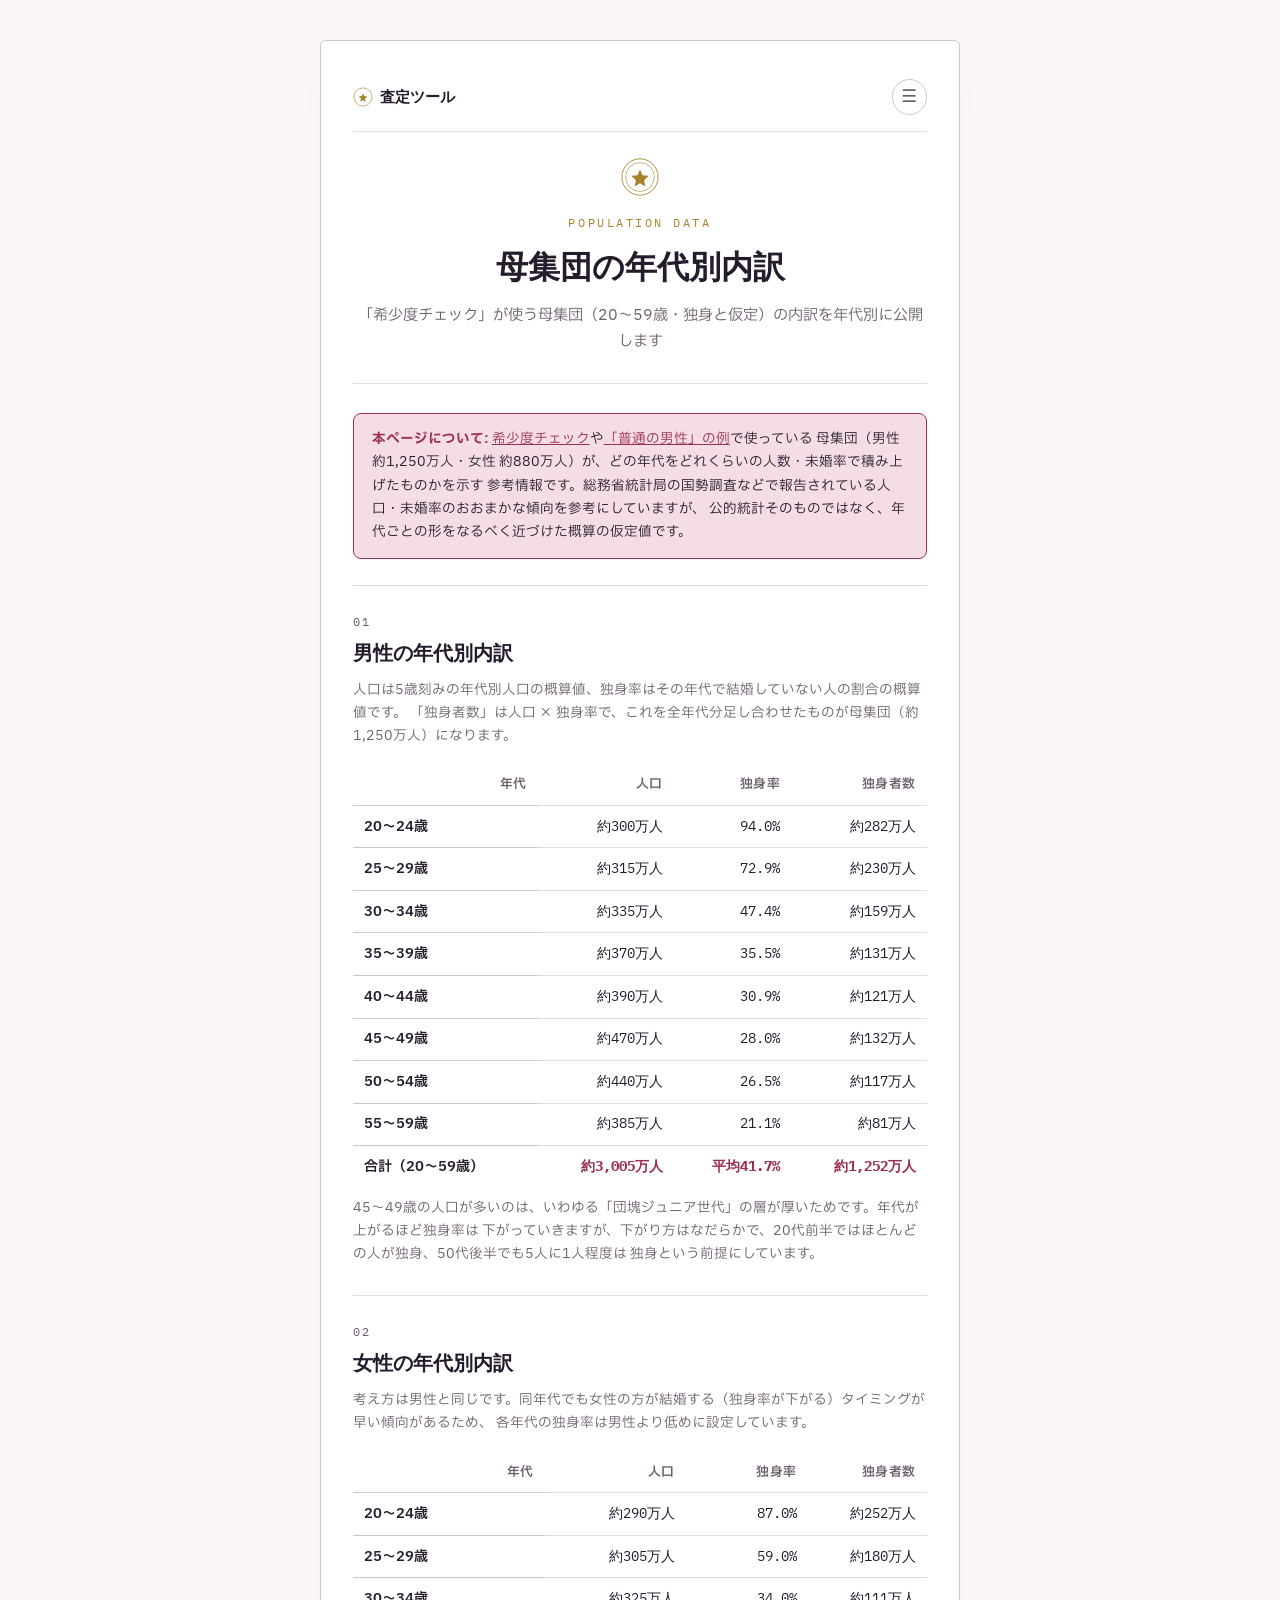
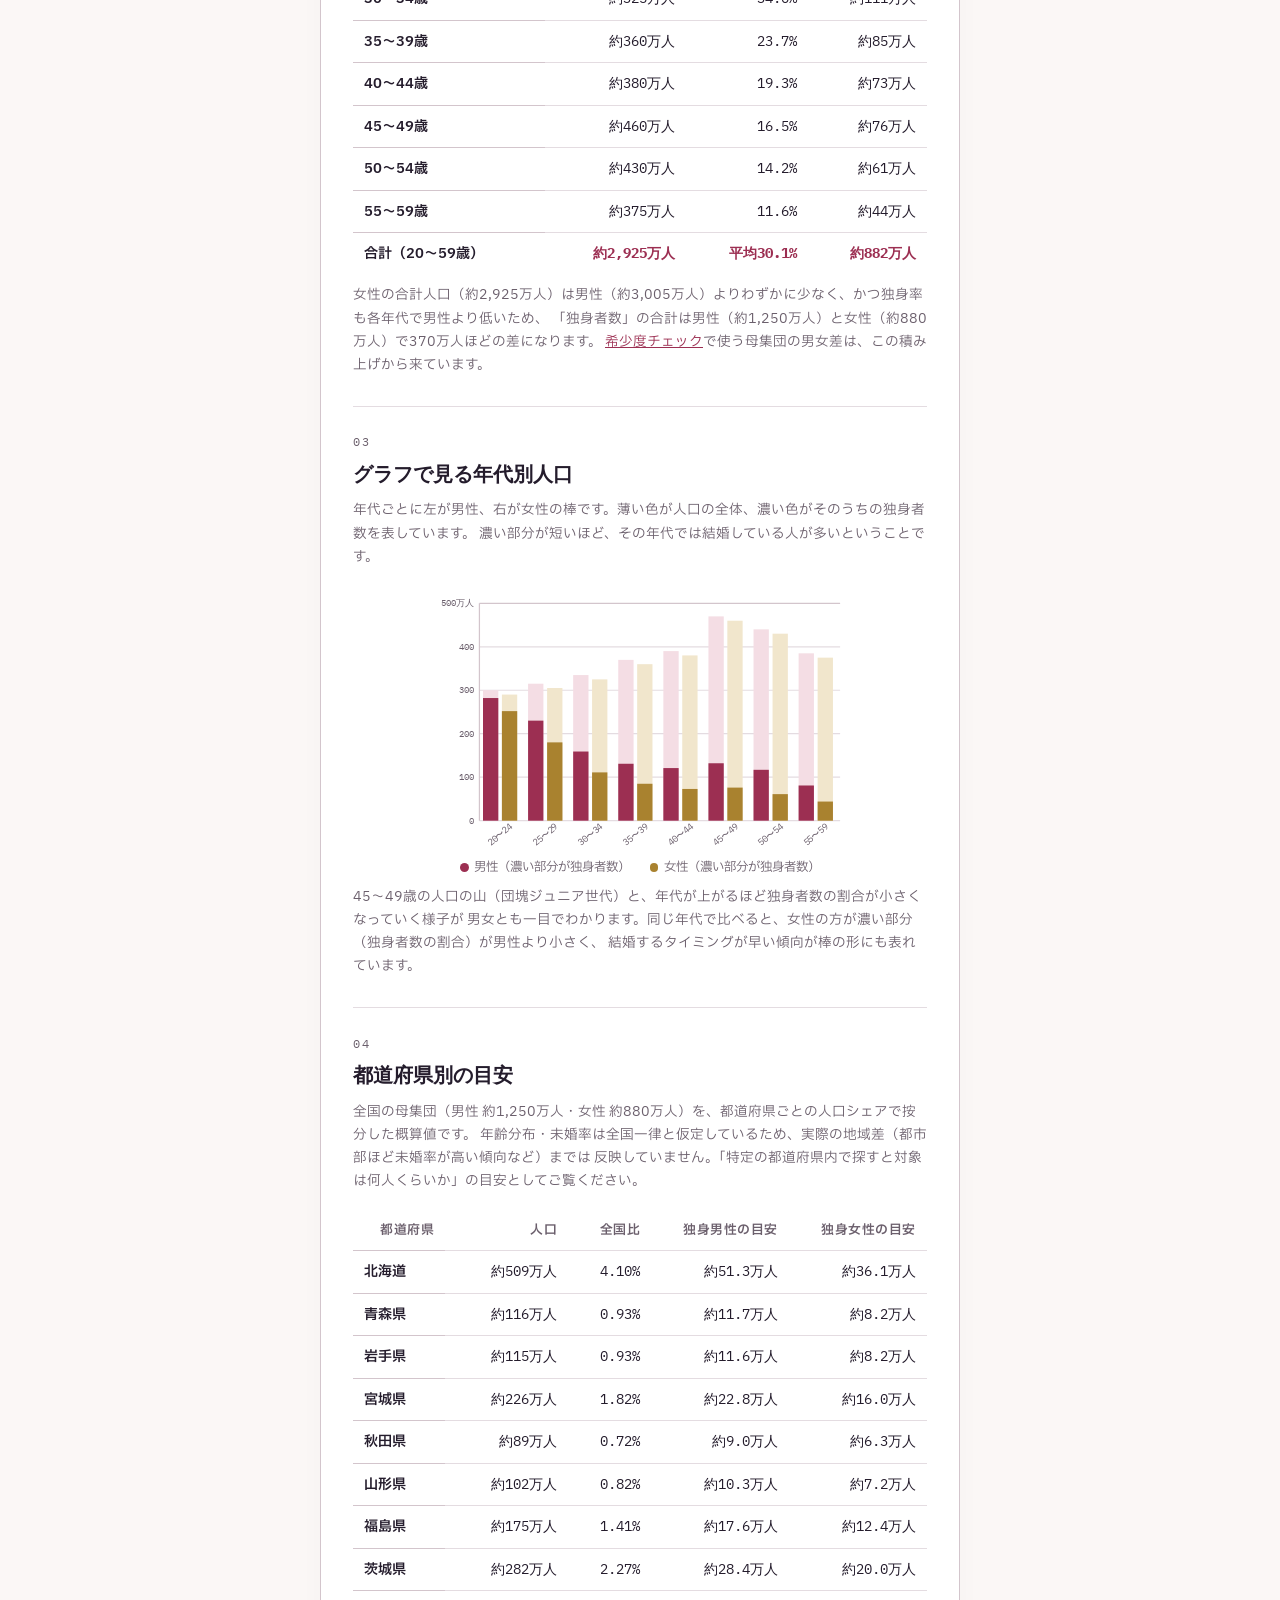
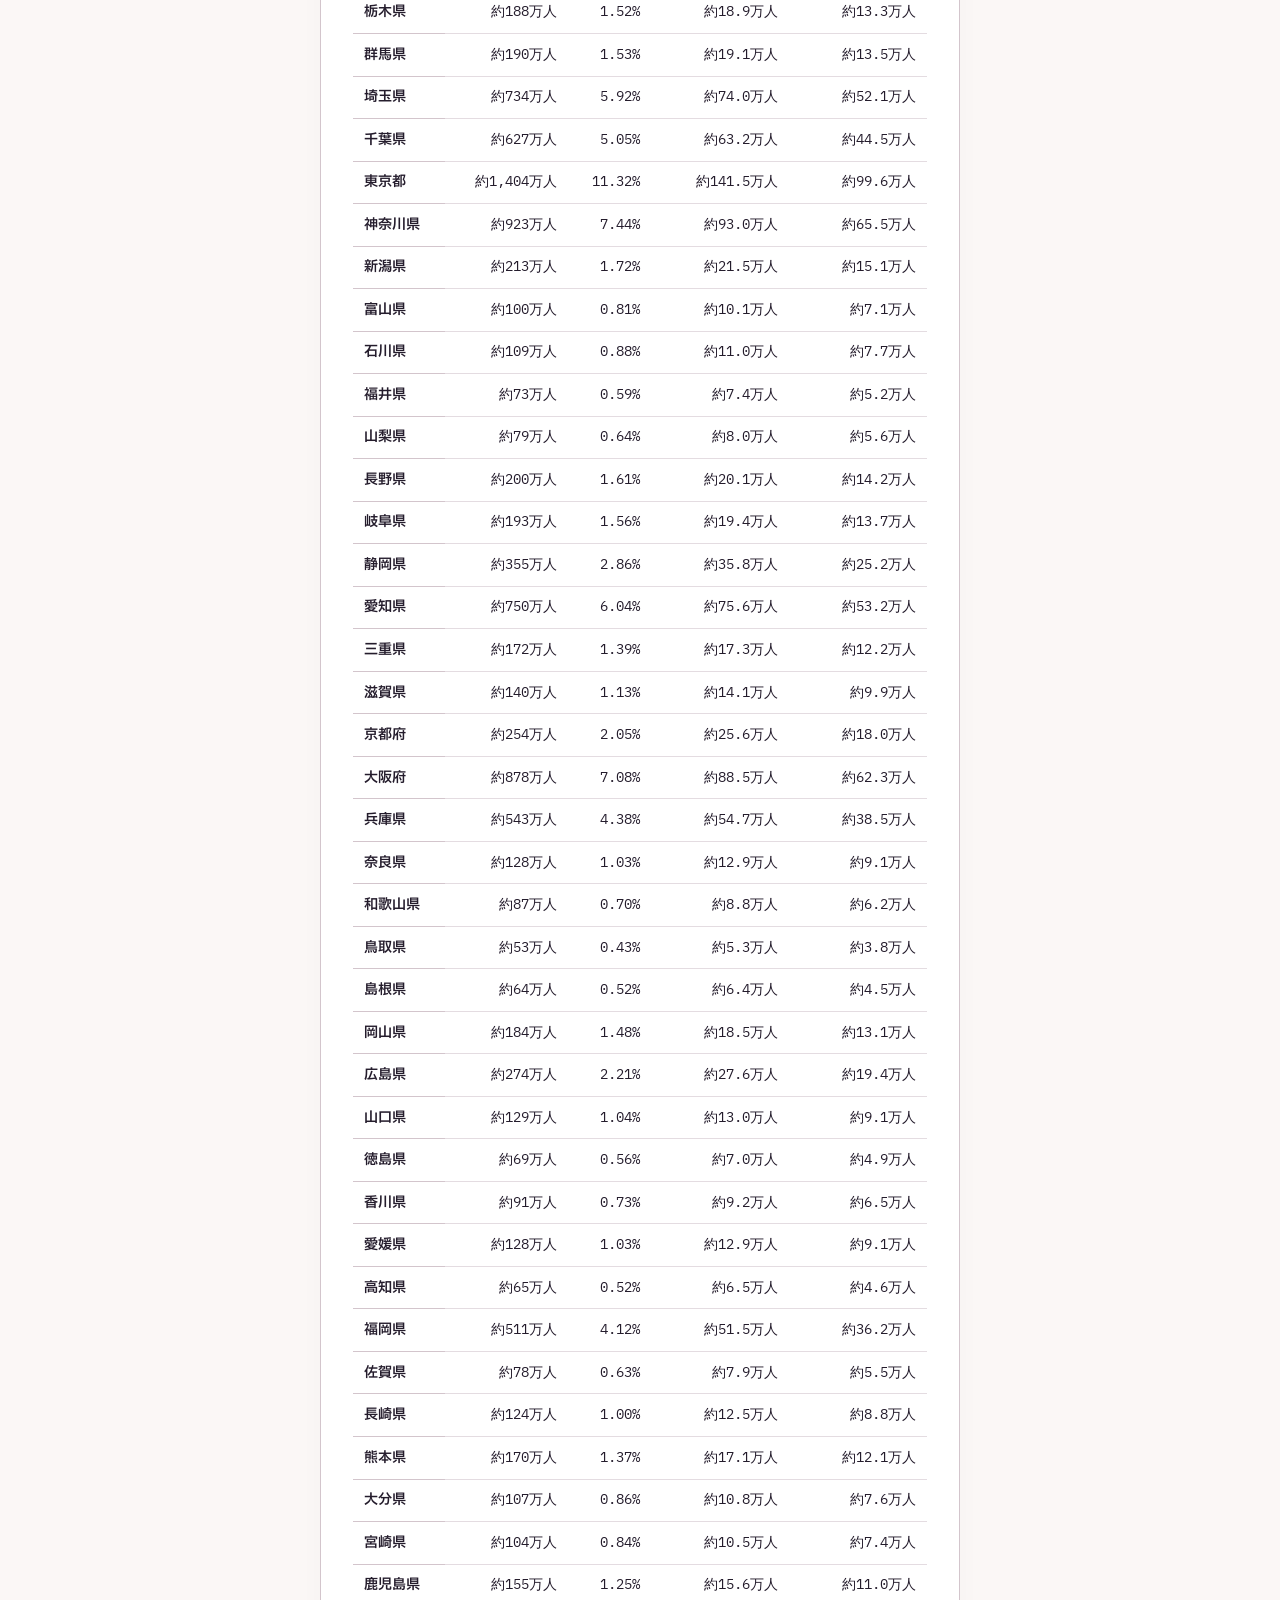
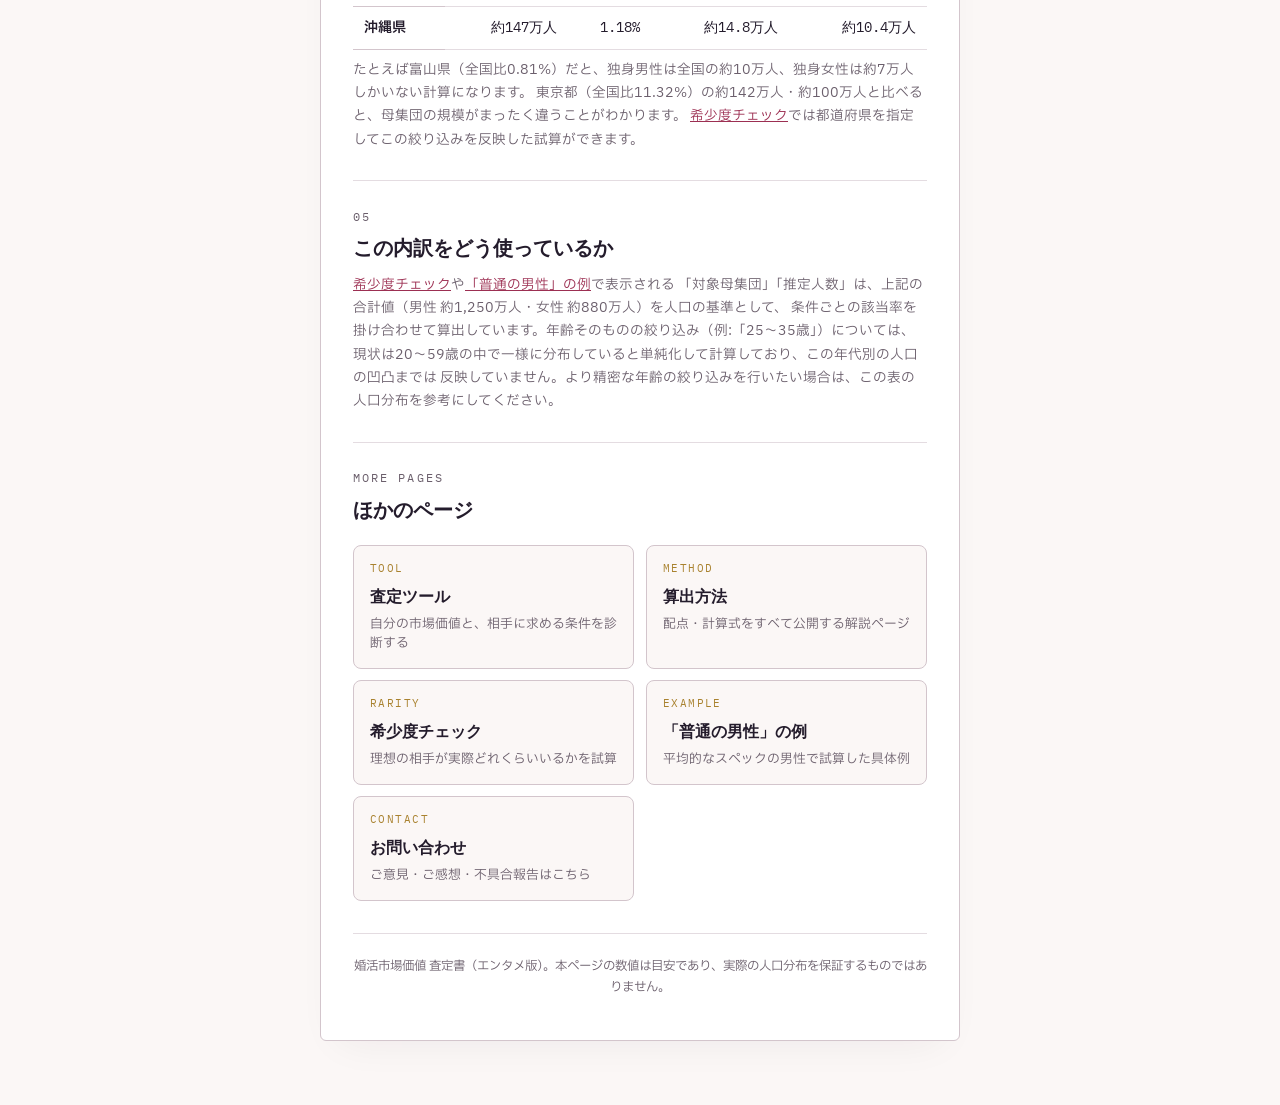
<file: population.html>
<!doctype html>
<html lang="ja">
<head>
<meta charset="utf-8">
<meta name="viewport" content="width=device-width, initial-scale=1">
<title>母集団の年代別内訳 — 婚活市場価値 査定書</title>
<meta name="description" content="希少度チェックが使う母集団（20〜59歳・独身男女）の人口・独身率・独身者数を年代別（5歳刻み）の表とグラフで公開。試算の前提を透明にするための参考データページです。">
<meta name="robots" content="index, follow">
<link rel="canonical" href="https://kakeru110.github.io/-/population.html">
<link rel="icon" type="image/svg+xml" href="data:image/svg+xml,%3Csvg xmlns='http://www.w3.org/2000/svg' viewBox='0 0 64 64'%3E%3Ccircle cx='32' cy='32' r='29' fill='none' stroke='%23a9822f' stroke-width='2'/%3E%3Cpath d='M32 20 L36 29 L46 30 L38.5 37 L40.5 47 L32 42 L23.5 47 L25.5 37 L18 30 L28 29 Z' fill='%23a9822f'/%3E%3C/svg%3E">
<meta property="og:type" content="website">
<meta property="og:site_name" content="婚活市場価値 査定書">
<meta property="og:locale" content="ja_JP">
<meta property="og:title" content="母集団の年代別内訳 — 婚活市場価値 査定書">
<meta property="og:description" content="希少度チェックが使う母集団（20〜59歳・独身男女）の人口・独身率・独身者数を年代別（5歳刻み）の表とグラフで公開。試算の前提を透明にするための参考データページです。">
<meta property="og:url" content="https://kakeru110.github.io/-/population.html">
<meta property="og:image" content="https://kakeru110.github.io/-/og-image.png">
<meta property="og:image:width" content="1200">
<meta property="og:image:height" content="630">
<meta name="twitter:card" content="summary_large_image">
<meta name="twitter:title" content="母集団の年代別内訳 — 婚活市場価値 査定書">
<meta name="twitter:description" content="希少度チェックが使う母集団の人口・独身率・独身者数を年代別の表とグラフで公開。">
<meta name="twitter:image" content="https://kakeru110.github.io/-/og-image.png">
<link rel="preconnect" href="https://fonts.googleapis.com">
<link rel="preconnect" href="https://fonts.gstatic.com" crossorigin>
<link href="https://fonts.googleapis.com/css2?family=Fraunces:ital,opsz,wght@0,9..144,400;0,9..144,600;0,9..144,700;1,9..144,500&family=IBM+Plex+Sans+JP:wght@400;500;700&family=IBM+Plex+Mono:wght@400;500&display=swap" rel="stylesheet">
<link rel="stylesheet" href="style.css">
<script type="application/ld+json">
{
  "@context": "https://schema.org",
  "@type": "BreadcrumbList",
  "itemListElement": [
    { "@type": "ListItem", "position": 1, "name": "査定ツール", "item": "https://kakeru110.github.io/-/" },
    { "@type": "ListItem", "position": 2, "name": "母集団データ", "item": "https://kakeru110.github.io/-/population.html" }
  ]
}
</script>
</head>
<body>
<div class="sheet">

  <div class="topbar">
    <a class="topbar-logo" href="index.html">
      <svg viewBox="0 0 64 64" width="20" height="20" aria-hidden="true">
        <circle cx="32" cy="32" r="29" fill="none" stroke="currentColor" stroke-width="2"/>
        <path d="M32 20 L36 29 L46 30 L38.5 37 L40.5 47 L32 42 L23.5 47 L25.5 37 L18 30 L28 29 Z" fill="currentColor"/>
      </svg>
      査定ツール
    </a>
    <details class="topbar-menu">
      <summary aria-label="メニューを開く">☰</summary>
      <nav class="topbar-menu-panel">
        <a href="rarity.html">希少度チェック</a>
        <p class="topbar-menu-group-label">解説・データ</p>
        <a href="method.html">算出方法</a>
        <a href="example-normal-man.html">「普通の男性」の例</a>
        <a href="population.html" class="current">母集団データ</a>
        <hr class="topbar-menu-sep">
        <a href="contact.html">お問い合わせ</a>
      </nav>
    </details>
  </div>

  <header class="masthead">
    <div class="seal-mark" aria-hidden="true">
      <svg viewBox="0 0 64 64" width="40" height="40">
        <circle cx="32" cy="32" r="29" fill="none" stroke="currentColor" stroke-width="1.4"/>
        <circle cx="32" cy="32" r="23" fill="none" stroke="currentColor" stroke-width="1"/>
        <path d="M32 20 L36 29 L46 30 L38.5 37 L40.5 47 L32 42 L23.5 47 L25.5 37 L18 30 L28 29 Z" fill="currentColor"/>
      </svg>
    </div>
    <p class="masthead-eyebrow">POPULATION DATA</p>
    <h1>母集団の年代別内訳</h1>
    <p class="subtitle">「希少度チェック」が使う母集団（20〜59歳・独身と仮定）の内訳を年代別に公開します</p>
  </header>

  <section class="disclaimer">
    <strong>本ページについて:</strong>
    <a href="rarity.html">希少度チェック</a>や<a href="example-normal-man.html">「普通の男性」の例</a>で使っている
    母集団（男性 約1,250万人・女性 約880万人）が、どの年代をどれくらいの人数・未婚率で積み上げたものかを示す
    参考情報です。総務省統計局の国勢調査などで報告されている人口・未婚率のおおまかな傾向を参考にしていますが、
    公的統計そのものではなく、年代ごとの形をなるべく近づけた概算の仮定値です。
  </section>

  <section class="card">
    <p class="eyebrow">01</p>
    <h2>男性の年代別内訳</h2>
    <p class="hint">
      人口は5歳刻みの年代別人口の概算値、独身率はその年代で結婚していない人の割合の概算値です。
      「独身者数」は人口 × 独身率で、これを全年代分足し合わせたものが母集団（約1,250万人）になります。
    </p>
    <div class="weight-table-wrap">
      <table class="weight-table">
        <thead>
          <tr><th scope="col">年代</th><th scope="col">人口</th><th scope="col">独身率</th><th scope="col">独身者数</th></tr>
        </thead>
        <tbody>
          <tr><th scope="row">20〜24歳</th><td>約300万人</td><td>94.0%</td><td>約282万人</td></tr>
          <tr><th scope="row">25〜29歳</th><td>約315万人</td><td>72.9%</td><td>約230万人</td></tr>
          <tr><th scope="row">30〜34歳</th><td>約335万人</td><td>47.4%</td><td>約159万人</td></tr>
          <tr><th scope="row">35〜39歳</th><td>約370万人</td><td>35.5%</td><td>約131万人</td></tr>
          <tr><th scope="row">40〜44歳</th><td>約390万人</td><td>30.9%</td><td>約121万人</td></tr>
          <tr><th scope="row">45〜49歳</th><td>約470万人</td><td>28.0%</td><td>約132万人</td></tr>
          <tr><th scope="row">50〜54歳</th><td>約440万人</td><td>26.5%</td><td>約117万人</td></tr>
          <tr><th scope="row">55〜59歳</th><td>約385万人</td><td>21.1%</td><td>約81万人</td></tr>
        </tbody>
        <tfoot>
          <tr><th scope="row">合計（20〜59歳）</th><td>約3,005万人</td><td>平均41.7%</td><td>約1,252万人</td></tr>
        </tfoot>
      </table>
    </div>
    <p class="hint" style="margin-top:0.6rem;">
      45〜49歳の人口が多いのは、いわゆる「団塊ジュニア世代」の層が厚いためです。年代が上がるほど独身率は
      下がっていきますが、下がり方はなだらかで、20代前半ではほとんどの人が独身、50代後半でも5人に1人程度は
      独身という前提にしています。
    </p>
  </section>

  <section class="card">
    <p class="eyebrow">02</p>
    <h2>女性の年代別内訳</h2>
    <p class="hint">
      考え方は男性と同じです。同年代でも女性の方が結婚する（独身率が下がる）タイミングが早い傾向があるため、
      各年代の独身率は男性より低めに設定しています。
    </p>
    <div class="weight-table-wrap">
      <table class="weight-table">
        <thead>
          <tr><th scope="col">年代</th><th scope="col">人口</th><th scope="col">独身率</th><th scope="col">独身者数</th></tr>
        </thead>
        <tbody>
          <tr><th scope="row">20〜24歳</th><td>約290万人</td><td>87.0%</td><td>約252万人</td></tr>
          <tr><th scope="row">25〜29歳</th><td>約305万人</td><td>59.0%</td><td>約180万人</td></tr>
          <tr><th scope="row">30〜34歳</th><td>約325万人</td><td>34.0%</td><td>約111万人</td></tr>
          <tr><th scope="row">35〜39歳</th><td>約360万人</td><td>23.7%</td><td>約85万人</td></tr>
          <tr><th scope="row">40〜44歳</th><td>約380万人</td><td>19.3%</td><td>約73万人</td></tr>
          <tr><th scope="row">45〜49歳</th><td>約460万人</td><td>16.5%</td><td>約76万人</td></tr>
          <tr><th scope="row">50〜54歳</th><td>約430万人</td><td>14.2%</td><td>約61万人</td></tr>
          <tr><th scope="row">55〜59歳</th><td>約375万人</td><td>11.6%</td><td>約44万人</td></tr>
        </tbody>
        <tfoot>
          <tr><th scope="row">合計（20〜59歳）</th><td>約2,925万人</td><td>平均30.1%</td><td>約882万人</td></tr>
        </tfoot>
      </table>
    </div>
    <p class="hint" style="margin-top:0.6rem;">
      女性の合計人口（約2,925万人）は男性（約3,005万人）よりわずかに少なく、かつ独身率も各年代で男性より低いため、
      「独身者数」の合計は男性（約1,250万人）と女性（約880万人）で370万人ほどの差になります。
      <a href="rarity.html">希少度チェック</a>で使う母集団の男女差は、この積み上げから来ています。
    </p>
  </section>

  <section class="card">
    <p class="eyebrow">03</p>
    <h2>グラフで見る年代別人口</h2>
    <p class="hint">
      年代ごとに左が男性、右が女性の棒です。薄い色が人口の全体、濃い色がそのうちの独身者数を表しています。
      濃い部分が短いほど、その年代では結婚している人が多いということです。
    </p>
    <svg class="pop-chart" viewBox="0 0 340 215" role="img" aria-label="男女・年代別の人口と独身者数を示す棒グラフ。年代ごとに男性・女性の棒が並び、それぞれ薄い色が人口全体、濃い色が独身者数を表す。45〜49歳の人口が男女とも最も多く、年代が上がるほど濃い部分(独身者数)の割合が小さくなる。">
      <line class="gridline" x1="40" y1="190.0" x2="332" y2="190.0" />
      <text class="tick-label" x="36" y="192.5" text-anchor="end">0</text>
      <line class="gridline" x1="40" y1="154.8" x2="332" y2="154.8" />
      <text class="tick-label" x="36" y="157.3" text-anchor="end">100</text>
      <line class="gridline" x1="40" y1="119.6" x2="332" y2="119.6" />
      <text class="tick-label" x="36" y="122.1" text-anchor="end">200</text>
      <line class="gridline" x1="40" y1="84.4" x2="332" y2="84.4" />
      <text class="tick-label" x="36" y="86.9" text-anchor="end">300</text>
      <line class="gridline" x1="40" y1="49.2" x2="332" y2="49.2" />
      <text class="tick-label" x="36" y="51.7" text-anchor="end">400</text>
      <line class="axis" x1="40" y1="14.0" x2="332" y2="14.0" />
      <text class="tick-label" x="36" y="16.5" text-anchor="end">500万人</text>
      <line class="axis" x1="40" y1="14" x2="40" y2="190" />

      <rect class="bar-total-male" x="42.9" y="84.4" width="12.4" height="105.6" />
      <rect class="bar-unmarried-male" x="42.9" y="90.7" width="12.4" height="99.3" />
      <rect class="bar-total-female" x="58.2" y="87.9" width="12.4" height="102.1" />
      <rect class="bar-unmarried-female" x="58.2" y="101.3" width="12.4" height="88.7" />
      <rect class="bar-total-male" x="79.4" y="79.1" width="12.4" height="110.9" />
      <rect class="bar-unmarried-male" x="79.4" y="109.0" width="12.4" height="81.0" />
      <rect class="bar-total-female" x="94.8" y="82.6" width="12.4" height="107.4" />
      <rect class="bar-unmarried-female" x="94.8" y="126.6" width="12.4" height="63.4" />
      <rect class="bar-total-male" x="115.9" y="72.1" width="12.4" height="117.9" />
      <rect class="bar-unmarried-male" x="115.9" y="134.0" width="12.4" height="56.0" />
      <rect class="bar-total-female" x="131.2" y="75.6" width="12.4" height="114.4" />
      <rect class="bar-unmarried-female" x="131.2" y="150.9" width="12.4" height="39.1" />
      <rect class="bar-total-male" x="152.4" y="59.8" width="12.4" height="130.2" />
      <rect class="bar-unmarried-male" x="152.4" y="143.9" width="12.4" height="46.1" />
      <rect class="bar-total-female" x="167.7" y="63.3" width="12.4" height="126.7" />
      <rect class="bar-unmarried-female" x="167.7" y="160.1" width="12.4" height="29.9" />
      <rect class="bar-total-male" x="188.9" y="52.7" width="12.4" height="137.3" />
      <rect class="bar-unmarried-male" x="188.9" y="147.4" width="12.4" height="42.6" />
      <rect class="bar-total-female" x="204.2" y="56.2" width="12.4" height="133.8" />
      <rect class="bar-unmarried-female" x="204.2" y="164.3" width="12.4" height="25.7" />
      <rect class="bar-total-male" x="225.4" y="24.6" width="12.4" height="165.4" />
      <rect class="bar-unmarried-male" x="225.4" y="143.5" width="12.4" height="46.5" />
      <rect class="bar-total-female" x="240.7" y="28.1" width="12.4" height="161.9" />
      <rect class="bar-unmarried-female" x="240.7" y="163.2" width="12.4" height="26.8" />
      <rect class="bar-total-male" x="261.9" y="35.1" width="12.4" height="154.9" />
      <rect class="bar-unmarried-male" x="261.9" y="148.8" width="12.4" height="41.2" />
      <rect class="bar-total-female" x="277.3" y="38.6" width="12.4" height="151.4" />
      <rect class="bar-unmarried-female" x="277.3" y="168.5" width="12.4" height="21.5" />
      <rect class="bar-total-male" x="298.4" y="54.5" width="12.4" height="135.5" />
      <rect class="bar-unmarried-male" x="298.4" y="161.5" width="12.4" height="28.5" />
      <rect class="bar-total-female" x="313.8" y="58.0" width="12.4" height="132.0" />
      <rect class="bar-unmarried-female" x="313.8" y="174.5" width="12.4" height="15.5" />

      <text class="tick-label" x="58.2" y="203" text-anchor="middle" transform="rotate(-40 58.2 203)">20〜24</text>
      <text class="tick-label" x="94.8" y="203" text-anchor="middle" transform="rotate(-40 94.8 203)">25〜29</text>
      <text class="tick-label" x="131.2" y="203" text-anchor="middle" transform="rotate(-40 131.2 203)">30〜34</text>
      <text class="tick-label" x="167.8" y="203" text-anchor="middle" transform="rotate(-40 167.8 203)">35〜39</text>
      <text class="tick-label" x="204.2" y="203" text-anchor="middle" transform="rotate(-40 204.2 203)">40〜44</text>
      <text class="tick-label" x="240.8" y="203" text-anchor="middle" transform="rotate(-40 240.8 203)">45〜49</text>
      <text class="tick-label" x="277.2" y="203" text-anchor="middle" transform="rotate(-40 277.2 203)">50〜54</text>
      <text class="tick-label" x="313.8" y="203" text-anchor="middle" transform="rotate(-40 313.8 203)">55〜59</text>
    </svg>
    <p class="chart-legend">
      <span><span class="dot dot-male"></span>男性（濃い部分が独身者数）</span>
      <span><span class="dot dot-female"></span>女性（濃い部分が独身者数）</span>
    </p>
    <p class="hint" style="margin-top:-0.6rem;">
      45〜49歳の人口の山（団塊ジュニア世代）と、年代が上がるほど独身者数の割合が小さくなっていく様子が
      男女とも一目でわかります。同じ年代で比べると、女性の方が濃い部分（独身者数の割合）が男性より小さく、
      結婚するタイミングが早い傾向が棒の形にも表れています。
    </p>
  </section>

  <section class="card">
    <p class="eyebrow">04</p>
    <h2>都道府県別の目安</h2>
    <p class="hint">
      全国の母集団（男性 約1,250万人・女性 約880万人）を、都道府県ごとの人口シェアで按分した概算値です。
      年齢分布・未婚率は全国一律と仮定しているため、実際の地域差（都市部ほど未婚率が高い傾向など）までは
      反映していません。「特定の都道府県内で探すと対象は何人くらいか」の目安としてご覧ください。
    </p>
    <div class="weight-table-wrap">
      <table class="weight-table">
        <thead>
          <tr><th scope="col">都道府県</th><th scope="col">人口</th><th scope="col">全国比</th><th scope="col">独身男性の目安</th><th scope="col">独身女性の目安</th></tr>
        </thead>
        <tbody>
          <tr><th scope="row">北海道</th><td>約509万人</td><td>4.10%</td><td>約51.3万人</td><td>約36.1万人</td></tr>
          <tr><th scope="row">青森県</th><td>約116万人</td><td>0.93%</td><td>約11.7万人</td><td>約8.2万人</td></tr>
          <tr><th scope="row">岩手県</th><td>約115万人</td><td>0.93%</td><td>約11.6万人</td><td>約8.2万人</td></tr>
          <tr><th scope="row">宮城県</th><td>約226万人</td><td>1.82%</td><td>約22.8万人</td><td>約16.0万人</td></tr>
          <tr><th scope="row">秋田県</th><td>約89万人</td><td>0.72%</td><td>約9.0万人</td><td>約6.3万人</td></tr>
          <tr><th scope="row">山形県</th><td>約102万人</td><td>0.82%</td><td>約10.3万人</td><td>約7.2万人</td></tr>
          <tr><th scope="row">福島県</th><td>約175万人</td><td>1.41%</td><td>約17.6万人</td><td>約12.4万人</td></tr>
          <tr><th scope="row">茨城県</th><td>約282万人</td><td>2.27%</td><td>約28.4万人</td><td>約20.0万人</td></tr>
          <tr><th scope="row">栃木県</th><td>約188万人</td><td>1.52%</td><td>約18.9万人</td><td>約13.3万人</td></tr>
          <tr><th scope="row">群馬県</th><td>約190万人</td><td>1.53%</td><td>約19.1万人</td><td>約13.5万人</td></tr>
          <tr><th scope="row">埼玉県</th><td>約734万人</td><td>5.92%</td><td>約74.0万人</td><td>約52.1万人</td></tr>
          <tr><th scope="row">千葉県</th><td>約627万人</td><td>5.05%</td><td>約63.2万人</td><td>約44.5万人</td></tr>
          <tr><th scope="row">東京都</th><td>約1,404万人</td><td>11.32%</td><td>約141.5万人</td><td>約99.6万人</td></tr>
          <tr><th scope="row">神奈川県</th><td>約923万人</td><td>7.44%</td><td>約93.0万人</td><td>約65.5万人</td></tr>
          <tr><th scope="row">新潟県</th><td>約213万人</td><td>1.72%</td><td>約21.5万人</td><td>約15.1万人</td></tr>
          <tr><th scope="row">富山県</th><td>約100万人</td><td>0.81%</td><td>約10.1万人</td><td>約7.1万人</td></tr>
          <tr><th scope="row">石川県</th><td>約109万人</td><td>0.88%</td><td>約11.0万人</td><td>約7.7万人</td></tr>
          <tr><th scope="row">福井県</th><td>約73万人</td><td>0.59%</td><td>約7.4万人</td><td>約5.2万人</td></tr>
          <tr><th scope="row">山梨県</th><td>約79万人</td><td>0.64%</td><td>約8.0万人</td><td>約5.6万人</td></tr>
          <tr><th scope="row">長野県</th><td>約200万人</td><td>1.61%</td><td>約20.1万人</td><td>約14.2万人</td></tr>
          <tr><th scope="row">岐阜県</th><td>約193万人</td><td>1.56%</td><td>約19.4万人</td><td>約13.7万人</td></tr>
          <tr><th scope="row">静岡県</th><td>約355万人</td><td>2.86%</td><td>約35.8万人</td><td>約25.2万人</td></tr>
          <tr><th scope="row">愛知県</th><td>約750万人</td><td>6.04%</td><td>約75.6万人</td><td>約53.2万人</td></tr>
          <tr><th scope="row">三重県</th><td>約172万人</td><td>1.39%</td><td>約17.3万人</td><td>約12.2万人</td></tr>
          <tr><th scope="row">滋賀県</th><td>約140万人</td><td>1.13%</td><td>約14.1万人</td><td>約9.9万人</td></tr>
          <tr><th scope="row">京都府</th><td>約254万人</td><td>2.05%</td><td>約25.6万人</td><td>約18.0万人</td></tr>
          <tr><th scope="row">大阪府</th><td>約878万人</td><td>7.08%</td><td>約88.5万人</td><td>約62.3万人</td></tr>
          <tr><th scope="row">兵庫県</th><td>約543万人</td><td>4.38%</td><td>約54.7万人</td><td>約38.5万人</td></tr>
          <tr><th scope="row">奈良県</th><td>約128万人</td><td>1.03%</td><td>約12.9万人</td><td>約9.1万人</td></tr>
          <tr><th scope="row">和歌山県</th><td>約87万人</td><td>0.70%</td><td>約8.8万人</td><td>約6.2万人</td></tr>
          <tr><th scope="row">鳥取県</th><td>約53万人</td><td>0.43%</td><td>約5.3万人</td><td>約3.8万人</td></tr>
          <tr><th scope="row">島根県</th><td>約64万人</td><td>0.52%</td><td>約6.4万人</td><td>約4.5万人</td></tr>
          <tr><th scope="row">岡山県</th><td>約184万人</td><td>1.48%</td><td>約18.5万人</td><td>約13.1万人</td></tr>
          <tr><th scope="row">広島県</th><td>約274万人</td><td>2.21%</td><td>約27.6万人</td><td>約19.4万人</td></tr>
          <tr><th scope="row">山口県</th><td>約129万人</td><td>1.04%</td><td>約13.0万人</td><td>約9.1万人</td></tr>
          <tr><th scope="row">徳島県</th><td>約69万人</td><td>0.56%</td><td>約7.0万人</td><td>約4.9万人</td></tr>
          <tr><th scope="row">香川県</th><td>約91万人</td><td>0.73%</td><td>約9.2万人</td><td>約6.5万人</td></tr>
          <tr><th scope="row">愛媛県</th><td>約128万人</td><td>1.03%</td><td>約12.9万人</td><td>約9.1万人</td></tr>
          <tr><th scope="row">高知県</th><td>約65万人</td><td>0.52%</td><td>約6.5万人</td><td>約4.6万人</td></tr>
          <tr><th scope="row">福岡県</th><td>約511万人</td><td>4.12%</td><td>約51.5万人</td><td>約36.2万人</td></tr>
          <tr><th scope="row">佐賀県</th><td>約78万人</td><td>0.63%</td><td>約7.9万人</td><td>約5.5万人</td></tr>
          <tr><th scope="row">長崎県</th><td>約124万人</td><td>1.00%</td><td>約12.5万人</td><td>約8.8万人</td></tr>
          <tr><th scope="row">熊本県</th><td>約170万人</td><td>1.37%</td><td>約17.1万人</td><td>約12.1万人</td></tr>
          <tr><th scope="row">大分県</th><td>約107万人</td><td>0.86%</td><td>約10.8万人</td><td>約7.6万人</td></tr>
          <tr><th scope="row">宮崎県</th><td>約104万人</td><td>0.84%</td><td>約10.5万人</td><td>約7.4万人</td></tr>
          <tr><th scope="row">鹿児島県</th><td>約155万人</td><td>1.25%</td><td>約15.6万人</td><td>約11.0万人</td></tr>
          <tr><th scope="row">沖縄県</th><td>約147万人</td><td>1.18%</td><td>約14.8万人</td><td>約10.4万人</td></tr>
        </tbody>
      </table>
    </div>
    <p class="hint" style="margin-top:0.6rem;margin-bottom:0;">
      たとえば富山県（全国比0.81%）だと、独身男性は全国の約10万人、独身女性は約7万人しかいない計算になります。
      東京都（全国比11.32%）の約142万人・約100万人と比べると、母集団の規模がまったく違うことがわかります。
      <a href="rarity.html">希少度チェック</a>では都道府県を指定してこの絞り込みを反映した試算ができます。
    </p>
  </section>

  <section class="card">
    <p class="eyebrow">05</p>
    <h2>この内訳をどう使っているか</h2>
    <p class="hint" style="margin-bottom:0;">
      <a href="rarity.html">希少度チェック</a>や<a href="example-normal-man.html">「普通の男性」の例</a>で表示される
      「対象母集団」「推定人数」は、上記の合計値（男性 約1,250万人・女性 約880万人）を人口の基準として、
      条件ごとの該当率を掛け合わせて算出しています。年齢そのものの絞り込み（例:「25〜35歳」）については、
      現状は20〜59歳の中で一様に分布していると単純化して計算しており、この年代別の人口の凹凸までは
      反映していません。より精密な年齢の絞り込みを行いたい場合は、この表の人口分布を参考にしてください。
    </p>
  </section>

  <section class="card">
    <p class="eyebrow">MORE PAGES</p>
    <h2>ほかのページ</h2>
    <div class="link-cards">
      <a class="link-card" href="index.html">
        <span class="link-card-eyebrow">TOOL</span>
        <span class="link-card-title">査定ツール</span>
        <span class="link-card-desc">自分の市場価値と、相手に求める条件を診断する</span>
      </a>
      <a class="link-card" href="method.html">
        <span class="link-card-eyebrow">METHOD</span>
        <span class="link-card-title">算出方法</span>
        <span class="link-card-desc">配点・計算式をすべて公開する解説ページ</span>
      </a>
      <a class="link-card" href="rarity.html">
        <span class="link-card-eyebrow">RARITY</span>
        <span class="link-card-title">希少度チェック</span>
        <span class="link-card-desc">理想の相手が実際どれくらいいるかを試算</span>
      </a>
      <a class="link-card" href="example-normal-man.html">
        <span class="link-card-eyebrow">EXAMPLE</span>
        <span class="link-card-title">「普通の男性」の例</span>
        <span class="link-card-desc">平均的なスペックの男性で試算した具体例</span>
      </a>
      <a class="link-card" href="contact.html">
        <span class="link-card-eyebrow">CONTACT</span>
        <span class="link-card-title">お問い合わせ</span>
        <span class="link-card-desc">ご意見・ご感想・不具合報告はこちら</span>
      </a>
    </div>
  </section>

  <footer class="page-footer">
    <p>婚活市場価値 査定書（エンタメ版）。本ページの数値は目安であり、実際の人口分布を保証するものではありません。</p>
  </footer>

</div>
<script src="nav.js" defer></script>
</body>
</html>
</file>
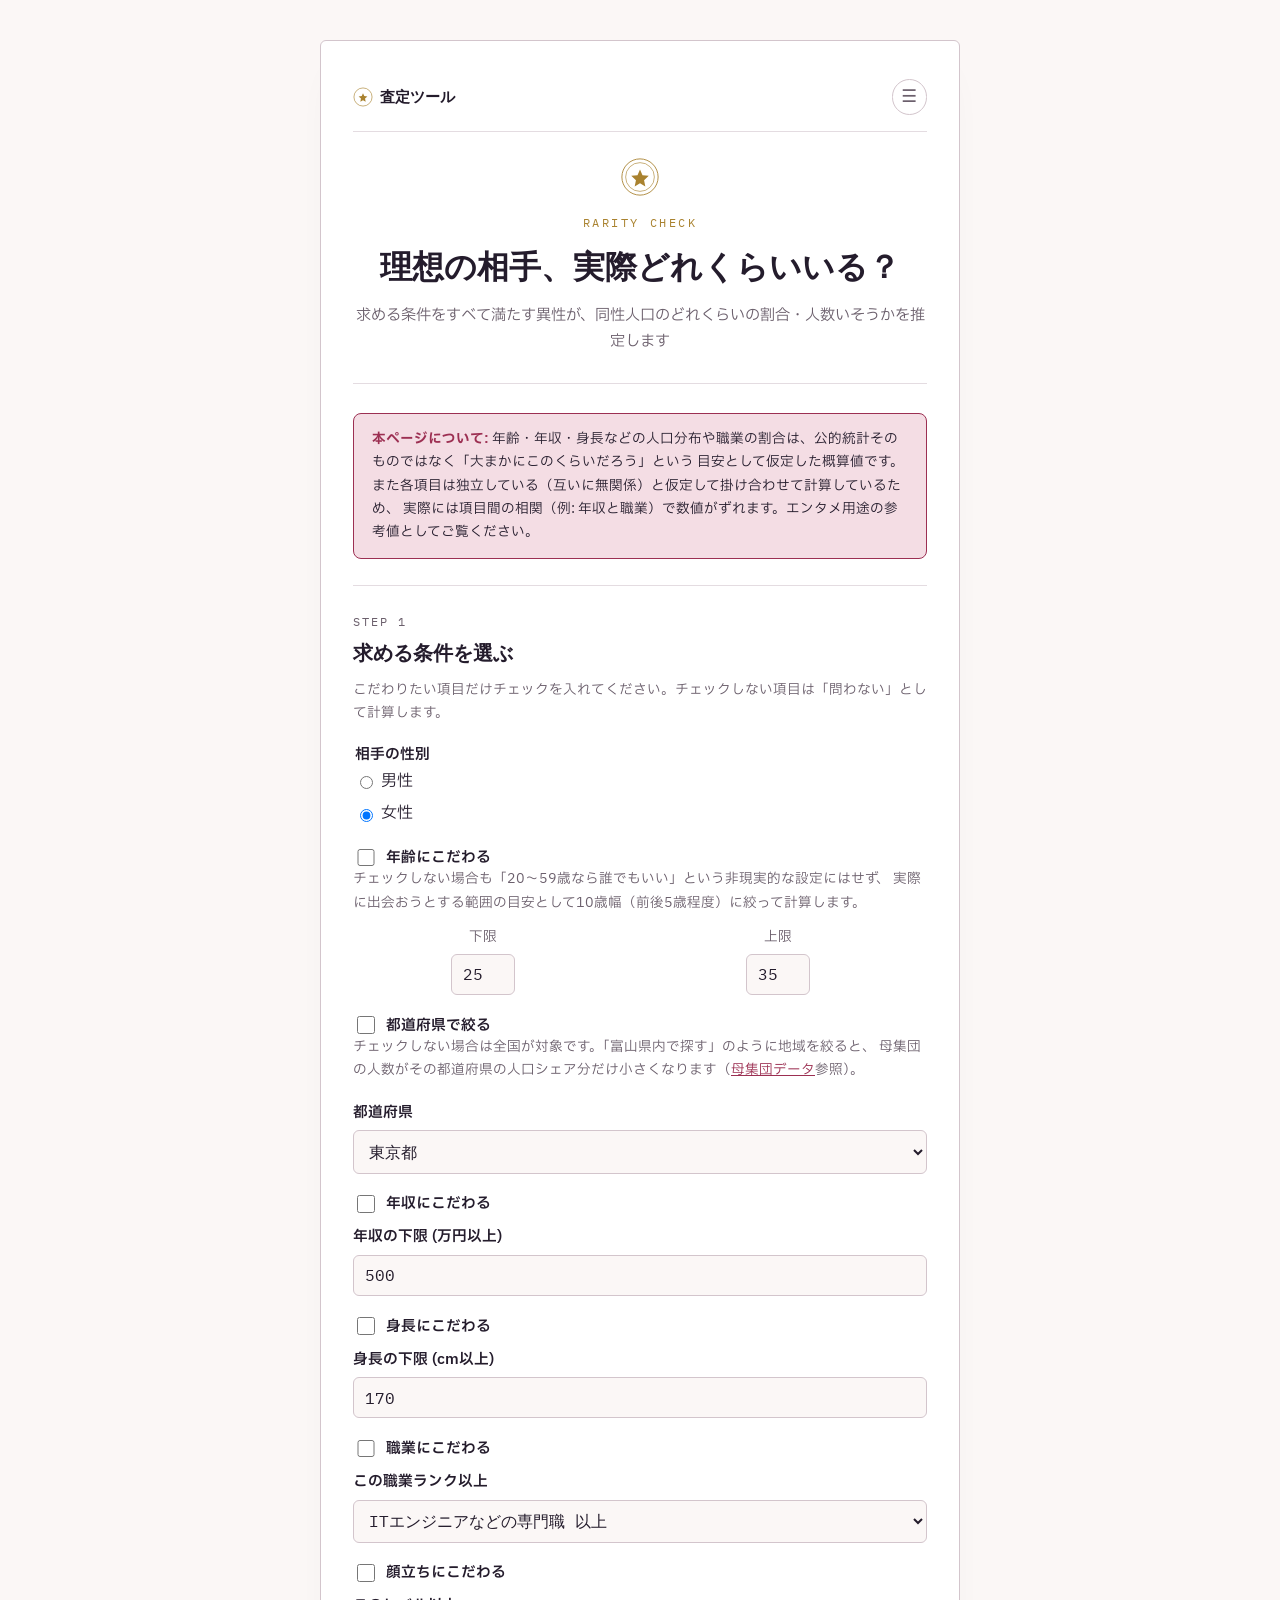
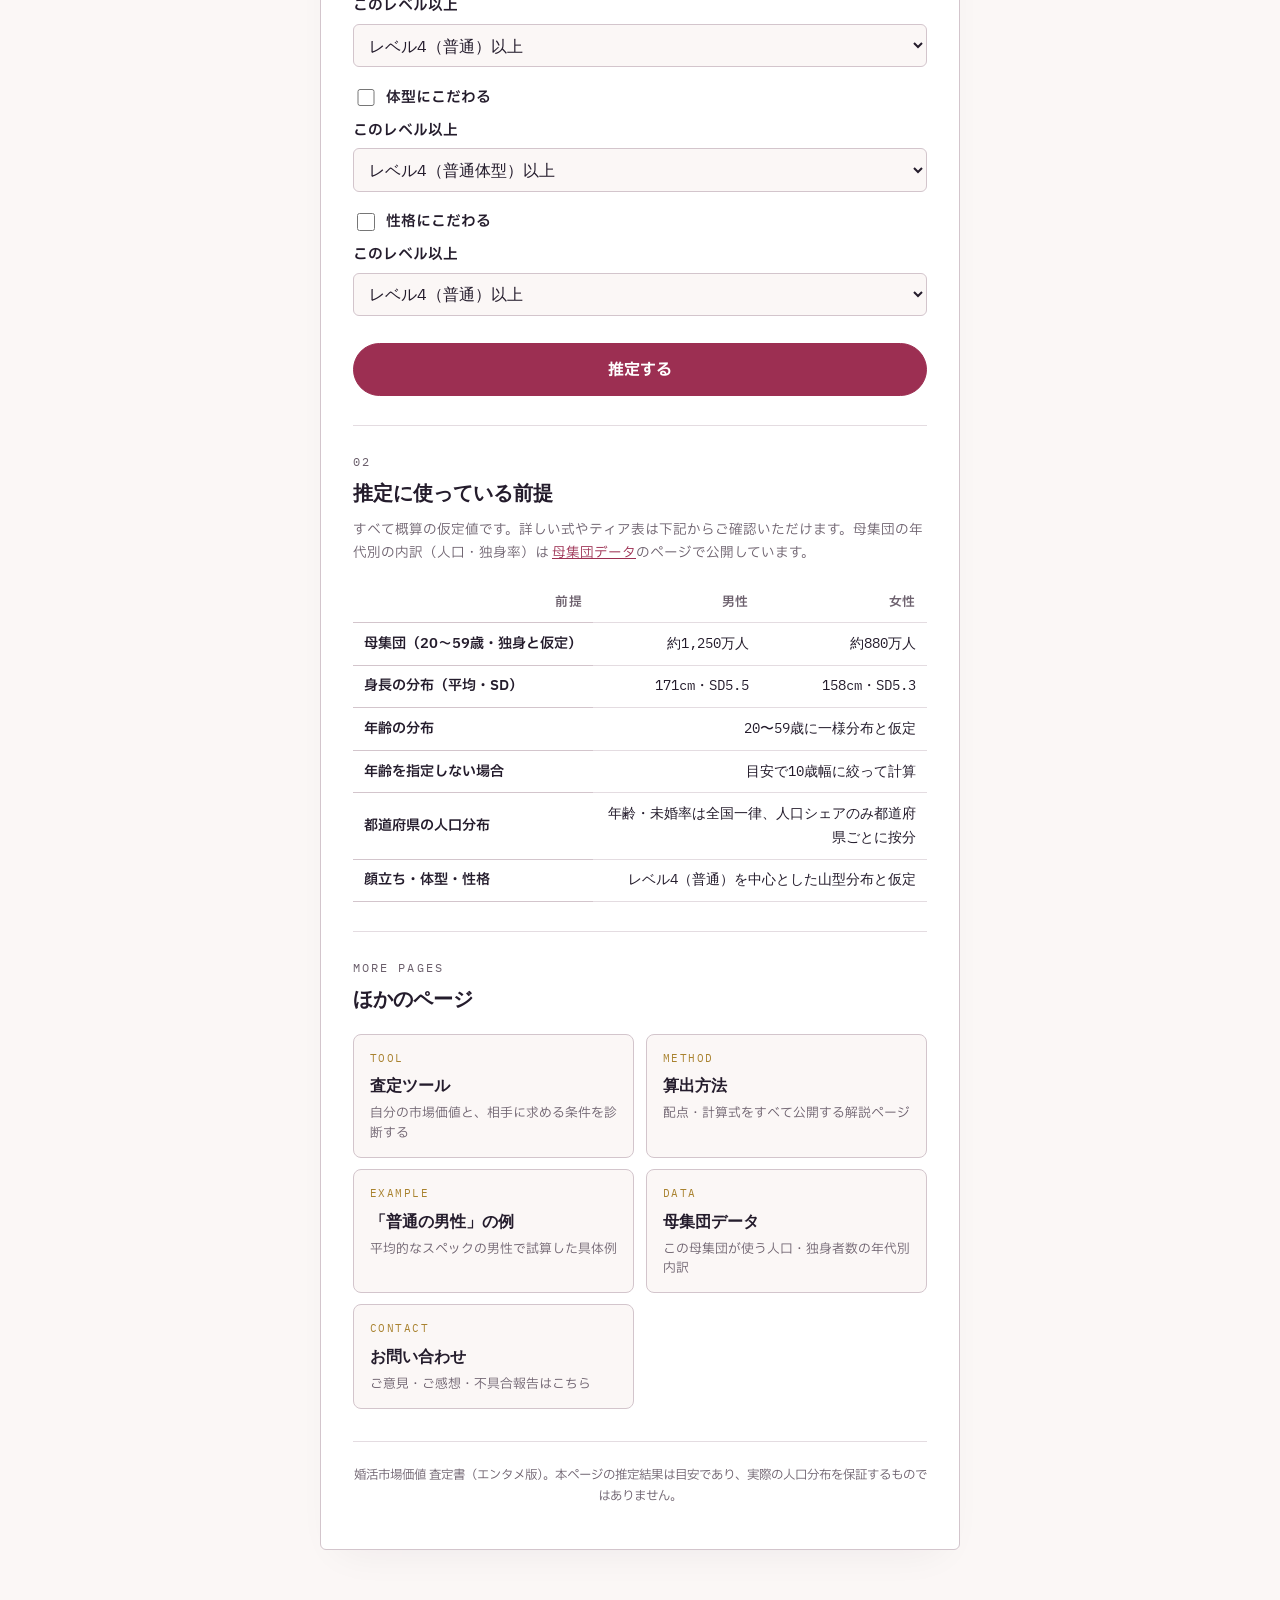
<file: rarity.html>
<!doctype html>
<html lang="ja">
<head>
<meta charset="utf-8">
<meta name="viewport" content="width=device-width, initial-scale=1">
<title>理想の相手、実際どれくらいいる？ — 婚活市場価値 査定書</title>
<meta name="description" content="年齢・年収・身長・職業・外見などの希望条件をすべて満たす異性が、実際にどれくらいの割合・人数いそうかを試算する希少度チェックツール。「理想が高すぎるかも」を数字で確認できます。">
<meta name="robots" content="index, follow">
<link rel="canonical" href="https://kakeru110.github.io/-/rarity.html">
<link rel="icon" type="image/svg+xml" href="data:image/svg+xml,%3Csvg xmlns='http://www.w3.org/2000/svg' viewBox='0 0 64 64'%3E%3Ccircle cx='32' cy='32' r='29' fill='none' stroke='%23a9822f' stroke-width='2'/%3E%3Cpath d='M32 20 L36 29 L46 30 L38.5 37 L40.5 47 L32 42 L23.5 47 L25.5 37 L18 30 L28 29 Z' fill='%23a9822f'/%3E%3C/svg%3E">
<meta property="og:type" content="website">
<meta property="og:site_name" content="婚活市場価値 査定書">
<meta property="og:locale" content="ja_JP">
<meta property="og:title" content="理想の相手、実際どれくらいいる？ — 婚活市場価値 査定書">
<meta property="og:description" content="年齢・年収・身長・職業・外見などの希望条件をすべて満たす異性が、実際にどれくらいの割合・人数いそうかを試算する希少度チェックツール。「理想が高すぎるかも」を数字で確認できます。">
<meta property="og:url" content="https://kakeru110.github.io/-/rarity.html">
<meta property="og:image" content="https://kakeru110.github.io/-/og-image.png">
<meta property="og:image:width" content="1200">
<meta property="og:image:height" content="630">
<meta name="twitter:card" content="summary_large_image">
<meta name="twitter:title" content="理想の相手、実際どれくらいいる？ — 婚活市場価値 査定書">
<meta name="twitter:description" content="希望条件をすべて満たす異性が実際にどれくらいいそうかを試算する希少度チェックツール。">
<meta name="twitter:image" content="https://kakeru110.github.io/-/og-image.png">
<link rel="preconnect" href="https://fonts.googleapis.com">
<link rel="preconnect" href="https://fonts.gstatic.com" crossorigin>
<link href="https://fonts.googleapis.com/css2?family=Fraunces:ital,opsz,wght@0,9..144,400;0,9..144,600;0,9..144,700;1,9..144,500&family=IBM+Plex+Sans+JP:wght@400;500;700&family=IBM+Plex+Mono:wght@400;500&display=swap" rel="stylesheet">
<link rel="stylesheet" href="style.css">
<script type="application/ld+json">
{
  "@context": "https://schema.org",
  "@type": "BreadcrumbList",
  "itemListElement": [
    { "@type": "ListItem", "position": 1, "name": "査定ツール", "item": "https://kakeru110.github.io/-/" },
    { "@type": "ListItem", "position": 2, "name": "希少度チェック", "item": "https://kakeru110.github.io/-/rarity.html" }
  ]
}
</script>
</head>
<body>
<div class="sheet">

  <div class="topbar">
    <a class="topbar-logo" href="index.html">
      <svg viewBox="0 0 64 64" width="20" height="20" aria-hidden="true">
        <circle cx="32" cy="32" r="29" fill="none" stroke="currentColor" stroke-width="2"/>
        <path d="M32 20 L36 29 L46 30 L38.5 37 L40.5 47 L32 42 L23.5 47 L25.5 37 L18 30 L28 29 Z" fill="currentColor"/>
      </svg>
      査定ツール
    </a>
    <details class="topbar-menu">
      <summary aria-label="メニューを開く">☰</summary>
      <nav class="topbar-menu-panel">
        <a href="rarity.html" class="current">希少度チェック</a>
        <p class="topbar-menu-group-label">解説・データ</p>
        <a href="method.html">算出方法</a>
        <a href="example-normal-man.html">「普通の男性」の例</a>
        <a href="population.html">母集団データ</a>
        <hr class="topbar-menu-sep">
        <a href="contact.html">お問い合わせ</a>
      </nav>
    </details>
  </div>

  <header class="masthead">
    <div class="seal-mark" aria-hidden="true">
      <svg viewBox="0 0 64 64" width="40" height="40">
        <circle cx="32" cy="32" r="29" fill="none" stroke="currentColor" stroke-width="1.4"/>
        <circle cx="32" cy="32" r="23" fill="none" stroke="currentColor" stroke-width="1"/>
        <path d="M32 20 L36 29 L46 30 L38.5 37 L40.5 47 L32 42 L23.5 47 L25.5 37 L18 30 L28 29 Z" fill="currentColor"/>
      </svg>
    </div>
    <p class="masthead-eyebrow">RARITY CHECK</p>
    <h1>理想の相手、実際どれくらいいる？</h1>
    <p class="subtitle">求める条件をすべて満たす異性が、同性人口のどれくらいの割合・人数いそうかを推定します</p>
  </header>

  <section class="disclaimer">
    <strong>本ページについて:</strong>
    年齢・年収・身長などの人口分布や職業の割合は、公的統計そのものではなく「大まかにこのくらいだろう」という
    目安として仮定した概算値です。また各項目は独立している（互いに無関係）と仮定して掛け合わせて計算しているため、
    実際には項目間の相関（例: 年収と職業）で数値がずれます。エンタメ用途の参考値としてご覧ください。
  </section>

  <section class="card">
    <p class="eyebrow">STEP 1</p>
    <h2>求める条件を選ぶ</h2>
    <p class="hint">こだわりたい項目だけチェックを入れてください。チェックしない項目は「問わない」として計算します。</p>

    <form id="rarity-form">
      <fieldset class="field">
        <legend>相手の性別</legend>
        <label><input type="radio" name="rarity-gender" value="male"> 男性</label>
        <label><input type="radio" name="rarity-gender" value="female" checked> 女性</label>
      </fieldset>

      <label class="field checkbox-field">
        <span><input type="checkbox" id="c-age"> 年齢にこだわる</span>
      </label>
      <p class="hint" style="margin-top:-0.6rem;">
        チェックしない場合も「20〜59歳なら誰でもいい」という非現実的な設定にはせず、
        実際に出会おうとする範囲の目安として10歳幅（前後5歳程度）に絞って計算します。
      </p>
      <div class="field range-row">
        <label>下限<input type="number" id="age-lo" min="20" max="59" value="25"></label>
        <label>上限<input type="number" id="age-hi" min="20" max="59" value="35"></label>
      </div>

      <label class="field checkbox-field">
        <span><input type="checkbox" id="c-pref"> 都道府県で絞る</span>
      </label>
      <p class="hint" style="margin-top:-0.6rem;">
        チェックしない場合は全国が対象です。「富山県内で探す」のように地域を絞ると、
        母集団の人数がその都道府県の人口シェア分だけ小さくなります（<a href="population.html">母集団データ</a>参照）。
      </p>
      <label class="field">
        <span>都道府県</span>
        <select id="pref-select">
          <option value="北海道">北海道</option>
          <option value="青森県">青森県</option>
          <option value="岩手県">岩手県</option>
          <option value="宮城県">宮城県</option>
          <option value="秋田県">秋田県</option>
          <option value="山形県">山形県</option>
          <option value="福島県">福島県</option>
          <option value="茨城県">茨城県</option>
          <option value="栃木県">栃木県</option>
          <option value="群馬県">群馬県</option>
          <option value="埼玉県">埼玉県</option>
          <option value="千葉県">千葉県</option>
          <option value="東京都" selected>東京都</option>
          <option value="神奈川県">神奈川県</option>
          <option value="新潟県">新潟県</option>
          <option value="富山県">富山県</option>
          <option value="石川県">石川県</option>
          <option value="福井県">福井県</option>
          <option value="山梨県">山梨県</option>
          <option value="長野県">長野県</option>
          <option value="岐阜県">岐阜県</option>
          <option value="静岡県">静岡県</option>
          <option value="愛知県">愛知県</option>
          <option value="三重県">三重県</option>
          <option value="滋賀県">滋賀県</option>
          <option value="京都府">京都府</option>
          <option value="大阪府">大阪府</option>
          <option value="兵庫県">兵庫県</option>
          <option value="奈良県">奈良県</option>
          <option value="和歌山県">和歌山県</option>
          <option value="鳥取県">鳥取県</option>
          <option value="島根県">島根県</option>
          <option value="岡山県">岡山県</option>
          <option value="広島県">広島県</option>
          <option value="山口県">山口県</option>
          <option value="徳島県">徳島県</option>
          <option value="香川県">香川県</option>
          <option value="愛媛県">愛媛県</option>
          <option value="高知県">高知県</option>
          <option value="福岡県">福岡県</option>
          <option value="佐賀県">佐賀県</option>
          <option value="長崎県">長崎県</option>
          <option value="熊本県">熊本県</option>
          <option value="大分県">大分県</option>
          <option value="宮崎県">宮崎県</option>
          <option value="鹿児島県">鹿児島県</option>
          <option value="沖縄県">沖縄県</option>
        </select>
      </label>

      <label class="field checkbox-field">
        <span><input type="checkbox" id="c-income"> 年収にこだわる</span>
      </label>
      <label class="field">
        <span>年収の下限 (万円以上)</span>
        <input type="number" id="income-min" min="0" max="10000" step="10" value="500">
      </label>

      <label class="field checkbox-field">
        <span><input type="checkbox" id="c-height"> 身長にこだわる</span>
      </label>
      <label class="field">
        <span>身長の下限 (cm以上)</span>
        <input type="number" id="height-min" min="130" max="220" value="170">
      </label>

      <label class="field checkbox-field">
        <span><input type="checkbox" id="c-job"> 職業にこだわる</span>
      </label>
      <label class="field">
        <span>この職業ランク以上</span>
        <select id="job-min"></select>
      </label>

      <label class="field checkbox-field">
        <span><input type="checkbox" id="c-appearance"> 顔立ちにこだわる</span>
      </label>
      <label class="field">
        <span>このレベル以上</span>
        <select id="appearance-min">
          <option value="1">レベル1（かなり控えめ）以上</option>
          <option value="2">レベル2（控えめ）以上</option>
          <option value="3">レベル3（やや控えめ）以上</option>
          <option value="4" selected>レベル4（普通）以上</option>
          <option value="5">レベル5（やや整っている）以上</option>
          <option value="6">レベル6（整っている方）以上</option>
          <option value="7">レベル7（かなり整っている）以上</option>
        </select>
      </label>

      <label class="field checkbox-field">
        <span><input type="checkbox" id="c-body"> 体型にこだわる</span>
      </label>
      <label class="field">
        <span>このレベル以上</span>
        <select id="body-min">
          <option value="1">レベル1（ふくよか）以上</option>
          <option value="2">レベル2（ややふくよか）以上</option>
          <option value="3">レベル3（普通よりふっくら）以上</option>
          <option value="4" selected>レベル4（普通体型）以上</option>
          <option value="5">レベル5（やや引き締まっている）以上</option>
          <option value="6">レベル6（引き締まっている）以上</option>
          <option value="7">レベル7（スレンダー）以上</option>
        </select>
      </label>

      <label class="field checkbox-field">
        <span><input type="checkbox" id="c-personality"> 性格にこだわる</span>
      </label>
      <label class="field">
        <span>このレベル以上</span>
        <select id="personality-min">
          <option value="1">レベル1（かなり要努力）以上</option>
          <option value="2">レベル2（やや要努力）以上</option>
          <option value="3">レベル3（少し要努力）以上</option>
          <option value="4" selected>レベル4（普通）以上</option>
          <option value="5">レベル5（やや良好）以上</option>
          <option value="6">レベル6（良好）以上</option>
          <option value="7">レベル7（かなり良好）以上</option>
        </select>
      </label>

      <button type="submit" class="btn-primary">推定する</button>
    </form>
  </section>

  <section class="card result-card" id="rarity-result" hidden>
    <p class="eyebrow">RESULT</p>
    <h2>推定結果</h2>
    <div class="rarity-headline">
      <span class="rarity-count" id="rarity-count">-</span>
      <span class="rarity-sub" id="rarity-sub"></span>
    </div>
    <p class="rarity-odds" id="rarity-odds"></p>

    <div class="weight-table-wrap">
      <table class="weight-table" id="rarity-breakdown-table">
        <thead>
          <tr><th scope="col">項目</th><th scope="col">条件</th><th scope="col">該当率</th></tr>
        </thead>
        <tbody id="rarity-breakdown-body"></tbody>
        <tfoot>
          <tr><th scope="row">合計（すべて満たす）</th><td id="rarity-combined-desc">—</td><td id="rarity-combined-pct">—</td></tr>
        </tfoot>
      </table>
    </div>
    <p class="hint" style="margin-top:1rem;margin-bottom:0;">
      各項目の該当率をすべて掛け合わせた数値です（独立と仮定した概算）。実際は項目間の相関があるため、
      目安として幅を持ってご覧ください。「対象母集団」は日本の性別人口全体（女性なら約6,400万人）ではなく、
      婚活市場を意識して20〜59歳・独身に絞った概算の人数です（下記「推定に使っている前提」参照）。
    </p>
  </section>

  <section class="card">
    <p class="eyebrow">02</p>
    <h2>推定に使っている前提</h2>
    <p class="hint">
      すべて概算の仮定値です。詳しい式やティア表は下記からご確認いただけます。母集団の年代別の内訳（人口・独身率）は
      <a href="population.html">母集団データ</a>のページで公開しています。
    </p>
    <div class="weight-table-wrap">
      <table class="weight-table">
        <thead><tr><th scope="col">前提</th><th scope="col">男性</th><th scope="col">女性</th></tr></thead>
        <tbody>
          <tr><th scope="row">母集団（20〜59歳・独身と仮定）</th><td>約1,250万人</td><td>約880万人</td></tr>
          <tr><th scope="row">身長の分布（平均・SD）</th><td>171cm・SD5.5</td><td>158cm・SD5.3</td></tr>
          <tr><th scope="row">年齢の分布</th><td colspan="2">20〜59歳に一様分布と仮定</td></tr>
          <tr><th scope="row">年齢を指定しない場合</th><td colspan="2">目安で10歳幅に絞って計算</td></tr>
          <tr><th scope="row">都道府県の人口分布</th><td colspan="2">年齢・未婚率は全国一律、人口シェアのみ都道府県ごとに按分</td></tr>
          <tr><th scope="row">顔立ち・体型・性格</th><td colspan="2">レベル4（普通）を中心とした山型分布と仮定</td></tr>
        </tbody>
      </table>
    </div>
  </section>

  <section class="card">
    <p class="eyebrow">MORE PAGES</p>
    <h2>ほかのページ</h2>
    <div class="link-cards">
      <a class="link-card" href="index.html">
        <span class="link-card-eyebrow">TOOL</span>
        <span class="link-card-title">査定ツール</span>
        <span class="link-card-desc">自分の市場価値と、相手に求める条件を診断する</span>
      </a>
      <a class="link-card" href="method.html">
        <span class="link-card-eyebrow">METHOD</span>
        <span class="link-card-title">算出方法</span>
        <span class="link-card-desc">配点・計算式をすべて公開する解説ページ</span>
      </a>
      <a class="link-card" href="example-normal-man.html">
        <span class="link-card-eyebrow">EXAMPLE</span>
        <span class="link-card-title">「普通の男性」の例</span>
        <span class="link-card-desc">平均的なスペックの男性で試算した具体例</span>
      </a>
      <a class="link-card" href="population.html">
        <span class="link-card-eyebrow">DATA</span>
        <span class="link-card-title">母集団データ</span>
        <span class="link-card-desc">この母集団が使う人口・独身者数の年代別内訳</span>
      </a>
      <a class="link-card" href="contact.html">
        <span class="link-card-eyebrow">CONTACT</span>
        <span class="link-card-title">お問い合わせ</span>
        <span class="link-card-desc">ご意見・ご感想・不具合報告はこちら</span>
      </a>
    </div>
  </section>

  <footer class="page-footer">
    <p>婚活市場価値 査定書（エンタメ版）。本ページの推定結果は目安であり、実際の人口分布を保証するものではありません。</p>
  </footer>

</div>
<script src="nav.js" defer></script>
<script src="rarity.js"></script>
</body>
</html>
</file>
<file: style.css>
:root {
  --paper: #fbf7f6;
  --surface: #ffffff;
  --ink: #241c2c;
  --ink-muted: #6b5f6c;
  --rule: #e4dce1;
  --rule-strong: #d3c5cc;
  --accent: #9c2f52;
  --accent-soft: #f4dde4;
  --gold: #a9822f;
  --gold-soft: #f1e6cc;
  --good: #2e7d4f;
  --good-bg: #e5f2e9;
  --warn: #b8791f;
  --warn-bg: #f8ecd8;
  --bad: #b23a3a;
  --bad-bg: #f8e3e1;
  --shadow: rgba(36, 28, 44, 0.07);
}

@media (prefers-color-scheme: dark) {
  :root:not([data-theme="light"]) {
    --paper: #17121a;
    --surface: #211a24;
    --ink: #f1e7ec;
    --ink-muted: #b6a6b4;
    --rule: #3a2e39;
    --rule-strong: #4a3c48;
    --accent: #e58fb0;
    --accent-soft: #3a2430;
    --gold: #d9b66b;
    --gold-soft: #362c1f;
    --good: #6bc78f;
    --good-bg: #1c2f22;
    --warn: #dcb15c;
    --warn-bg: #332a17;
    --bad: #e08080;
    --bad-bg: #362021;
    --shadow: rgba(0, 0, 0, 0.35);
  }
}

:root[data-theme="dark"] {
  --paper: #17121a;
  --surface: #211a24;
  --ink: #f1e7ec;
  --ink-muted: #b6a6b4;
  --rule: #3a2e39;
  --rule-strong: #4a3c48;
  --accent: #e58fb0;
  --accent-soft: #3a2430;
  --gold: #d9b66b;
  --gold-soft: #362c1f;
  --good: #6bc78f;
  --good-bg: #1c2f22;
  --warn: #dcb15c;
  --warn-bg: #332a17;
  --bad: #e08080;
  --bad-bg: #362021;
  --shadow: rgba(0, 0, 0, 0.35);
}

* {
  box-sizing: border-box;
}

body {
  margin: 0;
  padding: 2.5rem 1rem 4rem;
  background: var(--paper);
  color: var(--ink);
  font-family: "IBM Plex Sans JP", "Hiragino Sans", "Yu Gothic", system-ui, sans-serif;
  line-height: 1.7;
}

.sheet {
  max-width: 640px;
  margin: 0 auto;
  border: 1px solid var(--rule-strong);
  border-radius: 6px;
  padding: 2.4rem 2rem 2.6rem;
  background: var(--surface);
  box-shadow: 0 18px 40px -20px var(--shadow);
}

@media (max-width: 560px) {
  .sheet {
    padding: 1.8rem 1.1rem 2rem;
  }
}

/* ---------------------------- Masthead ---------------------------- */

.masthead {
  text-align: center;
  padding-bottom: 1.8rem;
  margin-bottom: 1.8rem;
  border-bottom: 1px solid var(--rule);
}

.seal-mark {
  color: var(--gold);
  margin-bottom: 0.4rem;
}

.masthead-eyebrow {
  margin: 0 0 0.5rem;
  font-family: "IBM Plex Mono", monospace;
  font-size: 0.72rem;
  letter-spacing: 0.22em;
  color: var(--gold);
  text-transform: uppercase;
}

.masthead h1 {
  margin: 0 0 0.5rem;
  font-family: "Fraunces", Georgia, serif;
  font-weight: 600;
  font-size: 2rem;
  text-wrap: balance;
  color: var(--ink);
}

.subtitle {
  margin: 0;
  color: var(--ink-muted);
  font-size: 0.95rem;
}

.topbar {
  display: flex;
  align-items: center;
  justify-content: space-between;
  padding-bottom: 1rem;
  margin-bottom: 1.6rem;
  border-bottom: 1px solid var(--rule);
}

.topbar-logo {
  display: inline-flex;
  align-items: center;
  gap: 0.45rem;
  color: var(--ink);
  text-decoration: none;
  font-family: "Fraunces", Georgia, serif;
  font-weight: 600;
  font-size: 0.95rem;
}

.topbar-logo:hover {
  color: var(--accent);
}

.topbar-logo svg {
  color: var(--gold);
  flex-shrink: 0;
}

.topbar-menu {
  position: relative;
}

.topbar-menu summary {
  list-style: none;
  cursor: pointer;
  display: inline-flex;
  align-items: center;
  justify-content: center;
  width: 2.2rem;
  height: 2.2rem;
  border-radius: 999px;
  border: 1px solid var(--rule-strong);
  color: var(--ink-muted);
  font-size: 1.1rem;
  transition: background 0.15s ease, color 0.15s ease, border-color 0.15s ease;
}

.topbar-menu summary::-webkit-details-marker {
  display: none;
}

.topbar-menu summary:hover,
.topbar-menu[open] summary {
  background: var(--paper);
  color: var(--accent);
  border-color: var(--accent);
}

@media (prefers-reduced-motion: reduce) {
  .topbar-menu summary {
    transition: none;
  }
}

.topbar-menu-panel {
  position: absolute;
  top: calc(100% + 0.5rem);
  right: 0;
  min-width: 210px;
  background: var(--surface);
  border: 1px solid var(--rule-strong);
  border-radius: 10px;
  box-shadow: 0 12px 28px -12px var(--shadow);
  padding: 0.5rem;
  z-index: 20;
}

.topbar-menu-panel a {
  display: block;
  padding: 0.5rem 0.7rem;
  border-radius: 6px;
  color: var(--ink);
  text-decoration: none;
  font-size: 0.9rem;
}

.topbar-menu-panel a:hover {
  background: var(--paper);
  color: var(--accent);
}

.topbar-menu-panel a.current {
  color: var(--accent);
  font-weight: 600;
  background: var(--accent-soft);
  pointer-events: none;
}

.topbar-menu-group-label {
  margin: 0.6rem 0.7rem 0.2rem;
  font-family: "IBM Plex Mono", monospace;
  font-size: 0.66rem;
  letter-spacing: 0.1em;
  color: var(--ink-muted);
  text-transform: uppercase;
}

.topbar-menu-panel .topbar-menu-group-label:first-child {
  margin-top: 0.2rem;
}

.topbar-menu-sep {
  margin: 0.4rem 0.3rem;
  border: none;
  border-top: 1px solid var(--rule);
}

/* --------------------------- Disclaimer ---------------------------- */

.disclaimer {
  background: var(--accent-soft);
  border: 1px solid var(--accent);
  border-radius: 8px;
  padding: 0.9rem 1.1rem;
  font-size: 0.85rem;
  color: var(--ink);
  margin-bottom: 1.6rem;
}

.disclaimer strong {
  color: var(--accent);
}

/* ------------------------------ Cards ------------------------------ */

.card {
  border-top: 1px solid var(--rule);
  padding-top: 1.6rem;
  margin-bottom: 1.8rem;
}

.eyebrow {
  margin: 0 0 0.3rem;
  font-family: "IBM Plex Mono", monospace;
  font-size: 0.72rem;
  letter-spacing: 0.18em;
  color: var(--ink-muted);
  text-transform: uppercase;
}

.card h2 {
  margin: 0 0 1.1rem;
  font-family: "Fraunces", Georgia, serif;
  font-weight: 600;
  font-size: 1.28rem;
  color: var(--ink);
  text-wrap: balance;
}

.hint {
  font-size: 0.85rem;
  color: var(--ink-muted);
  margin-top: -0.6rem;
  margin-bottom: 1.1rem;
}

.field-weight {
  font-family: "IBM Plex Mono", monospace;
  font-weight: 400;
  font-size: 0.72rem;
  letter-spacing: 0.02em;
  color: var(--gold);
}

.formula-box {
  background: var(--paper);
  border: 1px solid var(--rule-strong);
  border-radius: 8px;
  padding: 0.85rem 1rem;
  font-family: "IBM Plex Mono", monospace;
  font-size: 0.82rem;
  line-height: 1.65;
  white-space: pre-wrap;
  overflow-x: auto;
  color: var(--ink);
  margin: 0.8rem 0;
}

.formula-detail {
  margin: 1rem 0;
  border: 1px solid var(--rule-strong);
  border-radius: 8px;
  padding: 0.7rem 1rem;
  background: var(--paper);
}

.formula-detail summary {
  cursor: pointer;
  font-family: "IBM Plex Mono", monospace;
  font-size: 0.78rem;
  color: var(--ink-muted);
  letter-spacing: 0.02em;
}

.formula-detail summary:hover {
  color: var(--accent);
}

.formula-detail[open] summary {
  margin-bottom: 0.6rem;
  color: var(--ink);
}

.formula-detail .formula-box {
  margin: 0.6rem 0 0;
}

.curve-chart {
  display: block;
  width: 100%;
  max-width: 320px;
  margin: 0.9rem auto 0.3rem;
}

.curve-chart .axis {
  stroke: var(--rule-strong);
  stroke-width: 1;
}

.curve-chart .curve {
  fill: none;
  stroke-width: 2.2;
  stroke-linecap: round;
  stroke-linejoin: round;
}

.curve-chart .curve-male {
  stroke: var(--accent);
}

.curve-chart .curve-female {
  stroke: var(--gold);
}

.curve-chart .peak-line {
  stroke-width: 1;
  stroke-dasharray: 3 3;
}

.curve-chart .tick-label {
  font-family: "IBM Plex Mono", monospace;
  font-size: 7.5px;
  fill: var(--ink-muted);
}

.pop-chart {
  display: block;
  width: 100%;
  max-width: 420px;
  margin: 0.9rem auto 0.3rem;
}

.pop-chart .axis {
  stroke: var(--rule-strong);
  stroke-width: 1;
}

.pop-chart .gridline {
  stroke: var(--rule);
  stroke-width: 1;
}

.pop-chart .bar-total-male {
  fill: var(--accent-soft);
}

.pop-chart .bar-unmarried-male {
  fill: var(--accent);
}

.pop-chart .bar-total-female {
  fill: var(--gold-soft);
}

.pop-chart .bar-unmarried-female {
  fill: var(--gold);
}

.pop-chart .tick-label {
  font-family: "IBM Plex Mono", monospace;
  font-size: 7.5px;
  fill: var(--ink-muted);
}

.chart-legend {
  display: flex;
  gap: 1.2rem;
  justify-content: center;
  flex-wrap: wrap;
  font-size: 0.78rem;
  color: var(--ink-muted);
  margin: 0 0 1.1rem;
}

.chart-legend span {
  display: inline-flex;
  align-items: center;
  gap: 0.35rem;
}

.chart-legend .dot {
  width: 0.55rem;
  height: 0.55rem;
  border-radius: 999px;
  display: inline-block;
}

.chart-legend .dot-male {
  background: var(--accent);
}

.chart-legend .dot-female {
  background: var(--gold);
}

.weight-table-wrap {
  overflow-x: auto;
}

.weight-table {
  width: 100%;
  border-collapse: collapse;
  font-size: 0.88rem;
}

.weight-table th,
.weight-table td {
  padding: 0.55rem 0.7rem;
  border-bottom: 1px solid var(--rule);
  text-align: right;
  font-variant-numeric: tabular-nums;
  font-family: "IBM Plex Mono", monospace;
}

.weight-table thead th {
  color: var(--ink-muted);
  font-family: "IBM Plex Sans JP", sans-serif;
  font-weight: 600;
  font-size: 0.8rem;
  text-transform: uppercase;
  letter-spacing: 0.04em;
}

.weight-table th[scope="row"] {
  text-align: left;
  font-family: "IBM Plex Sans JP", sans-serif;
  font-weight: 600;
  color: var(--ink);
  white-space: nowrap;
}

.weight-table thead th:first-child,
.weight-table tbody th,
.weight-table tfoot th {
  border-bottom-color: var(--rule-strong);
}

.weight-table tfoot th,
.weight-table tfoot td {
  border-bottom: none;
  border-top: 1px solid var(--rule-strong);
  color: var(--accent);
  font-weight: 700;
}

/* --------------------------- Field groups ---------------------------- */

.field-group {
  margin-bottom: 1.4rem;
}

.field-group-label {
  margin: 0 0 0.9rem;
  font-family: "IBM Plex Mono", monospace;
  font-size: 0.72rem;
  letter-spacing: 0.16em;
  color: var(--gold);
  text-transform: uppercase;
  padding-bottom: 0.4rem;
  border-bottom: 1px solid var(--rule);
}

/* ------------------------------ Fields ------------------------------ */

.field {
  display: flex;
  flex-direction: column;
  gap: 0.35rem;
  margin-bottom: 1.1rem;
  border: none;
  padding: 0;
}

.field[hidden] {
  display: none;
}

.checkbox-field {
  flex-direction: row;
  align-items: center;
  margin-bottom: 0.5rem;
}

.checkbox-field span {
  display: inline-flex;
  align-items: center;
  gap: 0.5rem;
  font-weight: 600;
  font-size: 0.92rem;
}

.checkbox-field input[type="checkbox"] {
  width: 1.1rem;
  height: 1.1rem;
  accent-color: var(--accent);
}

.range-row {
  flex-direction: row;
  gap: 1rem;
  margin-top: -0.4rem;
}

.range-row label {
  flex: 1;
  display: flex;
  flex-direction: column;
  gap: 0.3rem;
  font-weight: 600;
  font-size: 0.85rem;
  color: var(--ink-muted);
}

.field legend {
  padding: 0;
  font-weight: 600;
  font-size: 0.92rem;
}

.field label {
  display: inline-flex;
  align-items: center;
  gap: 0.3rem;
  margin-right: 1.2rem;
  font-weight: normal;
}

.field > span {
  font-weight: 600;
  font-size: 0.92rem;
}

input[type="number"],
select {
  padding: 0.6rem 0.7rem;
  border: 1px solid var(--rule-strong);
  border-radius: 6px;
  font-size: 1rem;
  background: var(--paper);
  color: var(--ink);
  font-family: "IBM Plex Mono", monospace;
}

input[type="text"],
input[type="email"],
textarea {
  width: 100%;
  padding: 0.6rem 0.7rem;
  border: 1px solid var(--rule-strong);
  border-radius: 6px;
  font-size: 1rem;
  background: var(--paper);
  color: var(--ink);
  font-family: "IBM Plex Sans JP", sans-serif;
}

textarea {
  resize: vertical;
  line-height: 1.6;
}

.field-required {
  margin-left: 0.4rem;
  color: var(--accent);
  font-size: 0.78rem;
  font-weight: 600;
}

.contact-sent {
  background: var(--good-bg);
  color: var(--good);
  border: 1px solid var(--good);
  border-radius: 8px;
  padding: 0.9rem 1.1rem;
  font-size: 0.9rem;
  font-weight: 600;
  margin-bottom: 1.2rem;
}

input[type="number"]:focus,
input[type="text"]:focus,
input[type="email"]:focus,
textarea:focus,
select:focus,
input[type="range"]:focus-visible,
button:focus-visible {
  outline: 2px solid var(--accent);
  outline-offset: 2px;
}

input[type="range"] {
  accent-color: var(--accent);
}

.btn-primary {
  width: 100%;
  padding: 0.85rem;
  border: 1px solid var(--accent);
  border-radius: 999px;
  background: var(--accent);
  color: var(--surface);
  font-family: "IBM Plex Sans JP", sans-serif;
  font-size: 1rem;
  font-weight: 700;
  cursor: pointer;
  margin-top: 0.6rem;
  transition: filter 0.15s ease;
}

.btn-primary:hover {
  filter: brightness(1.08);
}

@media (prefers-reduced-motion: reduce) {
  .btn-primary {
    transition: none;
  }
}

/* ----------------------------- Results ------------------------------ */

.result-card {
  background: linear-gradient(180deg, var(--gold-soft), transparent 40%);
  border-top-color: var(--gold);
  border-radius: 8px;
  padding: 1.6rem 1.4rem 1.4rem;
  margin-left: -0.2rem;
  margin-right: -0.2rem;
}

.score-headline {
  display: flex;
  align-items: center;
  justify-content: space-between;
  gap: 1rem;
  flex-wrap: wrap;
}

.score-figure {
  display: flex;
  align-items: baseline;
  gap: 0.4rem;
}

.score-number {
  font-family: "Fraunces", Georgia, serif;
  font-size: 3rem;
  font-weight: 700;
  color: var(--accent);
  line-height: 1;
}

.score-suffix {
  color: var(--ink-muted);
  font-size: 1rem;
  font-family: "IBM Plex Mono", monospace;
}

.rank-seal {
  display: flex;
  flex-direction: column;
  align-items: center;
  gap: 0.15rem;
}

.rank-badge {
  display: grid;
  place-items: center;
  width: 3.4rem;
  height: 3.4rem;
  border-radius: 50%;
  border: 2px solid var(--gold);
  box-shadow: inset 0 0 0 3px var(--paper), inset 0 0 0 4px var(--gold);
  color: var(--gold);
  font-family: "Fraunces", Georgia, serif;
  font-weight: 700;
  font-size: 1.15rem;
}

.rank-seal-label {
  font-family: "IBM Plex Mono", monospace;
  font-size: 0.62rem;
  letter-spacing: 0.2em;
  color: var(--ink-muted);
}

.rank-desc {
  color: var(--ink-muted);
  margin-top: 0.5rem;
  margin-bottom: 0;
}

.hensachi-note {
  margin-top: 0.3rem;
  margin-bottom: 0;
  color: var(--gold);
  font-family: "IBM Plex Mono", monospace;
  font-size: 0.8rem;
}

.breakdown {
  margin-top: 1.3rem;
  display: flex;
  flex-direction: column;
  gap: 1.1rem;
}

.breakdown-group {
  display: flex;
  flex-direction: column;
  gap: 0.75rem;
}

.breakdown-group-label {
  margin: 0;
  font-family: "IBM Plex Mono", monospace;
  font-size: 0.68rem;
  letter-spacing: 0.16em;
  color: var(--ink-muted);
  text-transform: uppercase;
}

.rarity-headline {
  display: flex;
  flex-direction: column;
  gap: 0.2rem;
}

.rarity-count {
  font-family: "Fraunces", Georgia, serif;
  font-size: 2.6rem;
  font-weight: 700;
  color: var(--accent);
  line-height: 1.1;
}

.rarity-sub {
  color: var(--ink-muted);
  font-size: 0.92rem;
}

.rarity-odds {
  margin: 0.5rem 0 0;
  font-family: "IBM Plex Mono", monospace;
  font-size: 0.85rem;
  color: var(--gold);
}

.multiplier-note {
  margin-top: 1rem;
  margin-bottom: 0;
  padding: 0.6rem 0.8rem;
  border-radius: 6px;
  background: var(--gold-soft);
  color: var(--ink);
  font-family: "IBM Plex Mono", monospace;
  font-size: 0.8rem;
  font-variant-numeric: tabular-nums;
}

.bar-row {
  display: flex;
  flex-direction: column;
  gap: 0.28rem;
}

.bar-label {
  display: flex;
  justify-content: space-between;
  font-size: 0.85rem;
  color: var(--ink-muted);
}

.bar-points {
  font-family: "IBM Plex Mono", monospace;
  font-variant-numeric: tabular-nums;
}

.bar-track {
  height: 7px;
  border-radius: 999px;
  background: var(--rule);
  overflow: hidden;
}

.bar-fill {
  height: 100%;
  background: var(--accent);
  border-radius: 999px;
}

/* --------------------------- Suggestions ----------------------------- */

.suggestion-list {
  list-style: none;
  margin: 0 0 0.9rem;
  padding: 0;
  display: flex;
  flex-direction: column;
  gap: 0.5rem;
}

.suggestion-list:last-child {
  margin-bottom: 0;
}

.suggestion-list li {
  display: flex;
  justify-content: space-between;
  align-items: baseline;
  gap: 1rem;
  padding: 0.65rem 0.85rem;
  background: var(--surface);
  border: 1px solid var(--rule);
  border-radius: 6px;
  font-size: 0.92rem;
}

.suggestion-label {
  color: var(--ink-muted);
  font-weight: 600;
}

.suggestion-value {
  font-family: "IBM Plex Mono", monospace;
  font-weight: 500;
  color: var(--accent);
  text-align: right;
}

/* ----------------------------- Verdict ------------------------------- */

.verdict {
  margin-top: 1.4rem;
  padding: 1rem 1.1rem;
  border-radius: 8px;
  font-size: 0.95rem;
}

.verdict-good {
  background: var(--good-bg);
  color: var(--good);
}

.verdict-warn {
  background: var(--warn-bg);
  color: var(--warn);
}

.verdict-bad {
  background: var(--bad-bg);
  color: var(--bad);
}

.verdict-diff {
  font-family: "IBM Plex Mono", monospace;
  font-weight: 700;
  margin-bottom: 0.35rem;
  font-variant-numeric: tabular-nums;
}

/* ------------------------------ Footer -------------------------------- */

.page-footer {
  text-align: center;
  color: var(--ink-muted);
  font-size: 0.78rem;
  margin-top: 2rem;
  padding-top: 1.4rem;
  border-top: 1px solid var(--rule);
}

.page-footer p {
  margin: 0;
}

/* --------------------------- Link cards -------------------------------- */

.link-cards {
  display: grid;
  grid-template-columns: repeat(2, 1fr);
  gap: 0.7rem;
  margin: 0;
}

@media (max-width: 480px) {
  .link-cards {
    grid-template-columns: 1fr;
  }
}

.link-card {
  display: flex;
  flex-direction: column;
  gap: 0.3rem;
  padding: 0.9rem 1rem;
  border: 1px solid var(--rule-strong);
  border-radius: 8px;
  background: var(--paper);
  text-decoration: none;
  transition: border-color 0.15s ease, background 0.15s ease;
}

.link-card:hover {
  border-color: var(--accent);
  background: var(--surface);
}

@media (prefers-reduced-motion: reduce) {
  .link-card {
    transition: none;
  }
}

.link-card-eyebrow {
  font-family: "IBM Plex Mono", monospace;
  font-size: 0.66rem;
  letter-spacing: 0.14em;
  color: var(--gold);
  text-transform: uppercase;
}

.link-card-title {
  font-family: "Fraunces", Georgia, serif;
  font-weight: 600;
  font-size: 1rem;
  color: var(--ink);
}

.link-card-desc {
  font-size: 0.8rem;
  color: var(--ink-muted);
  line-height: 1.5;
}

a {
  color: var(--accent);
}
</file>
